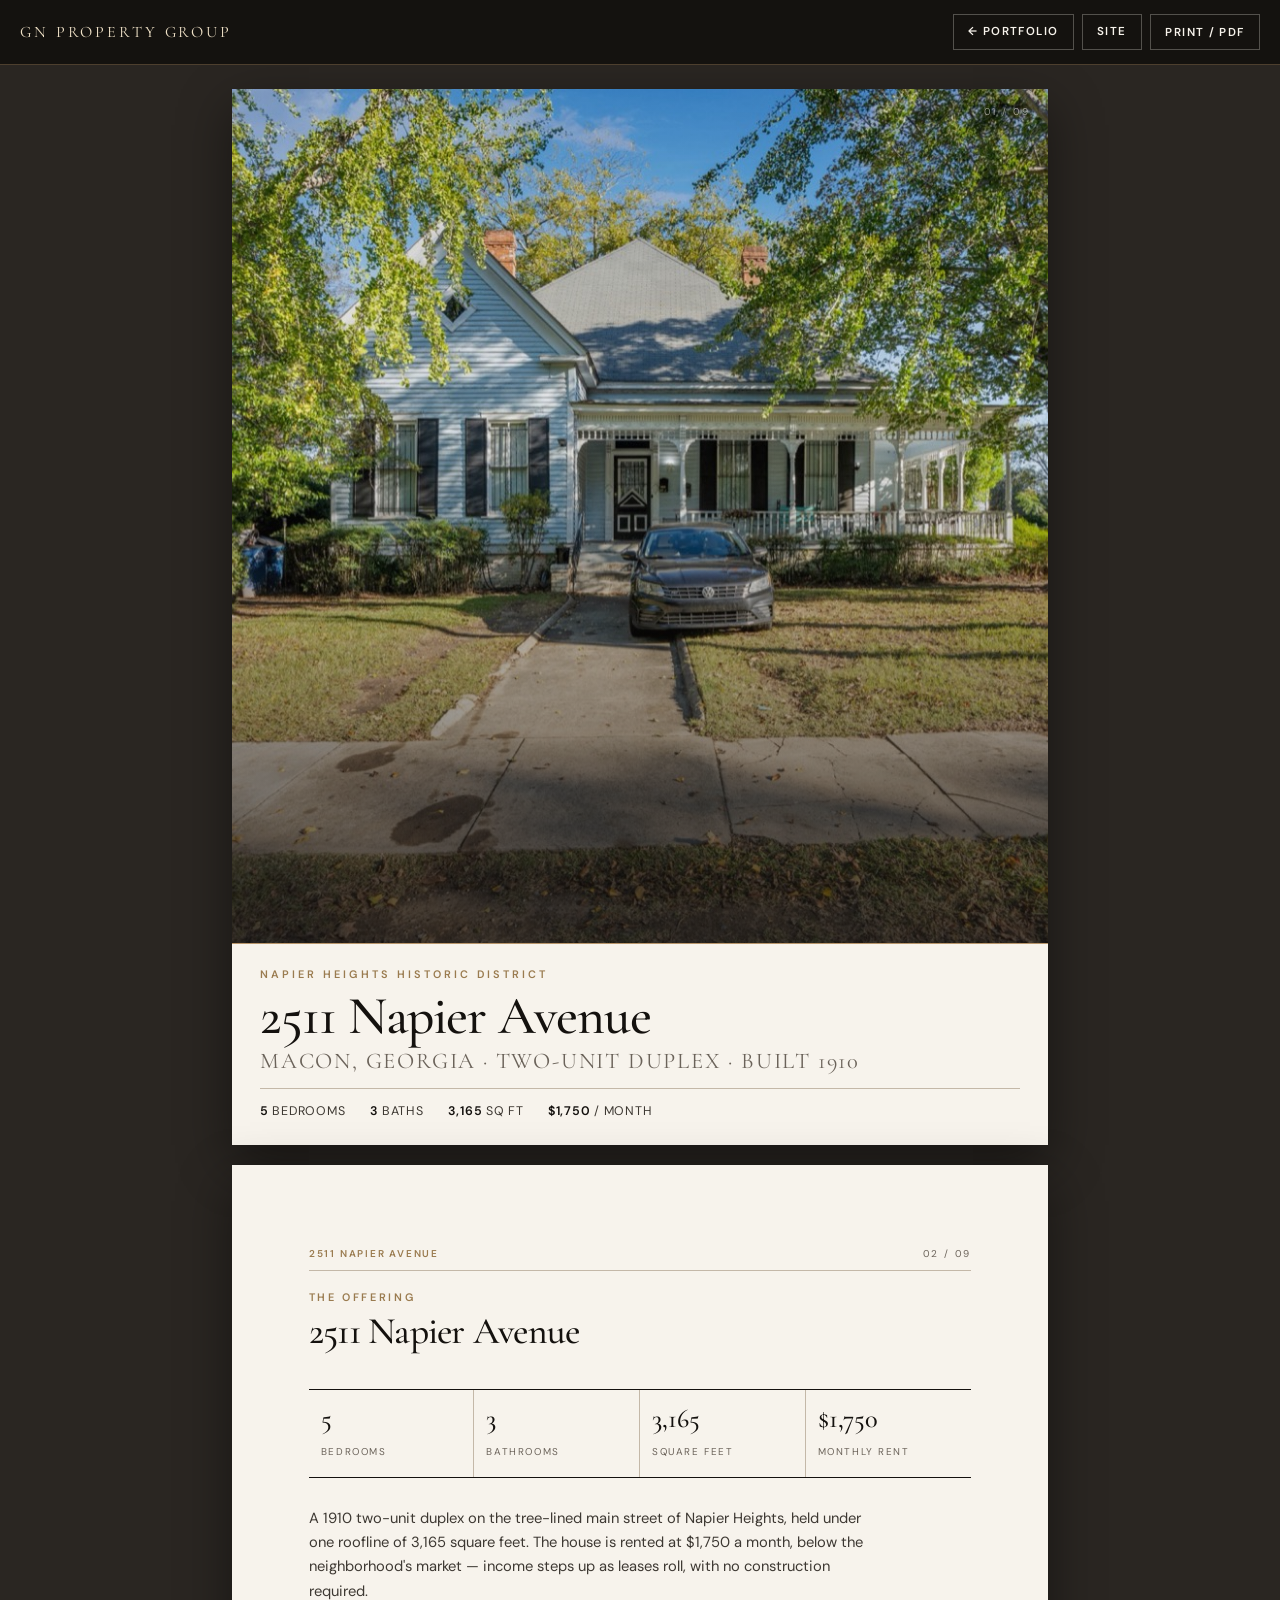
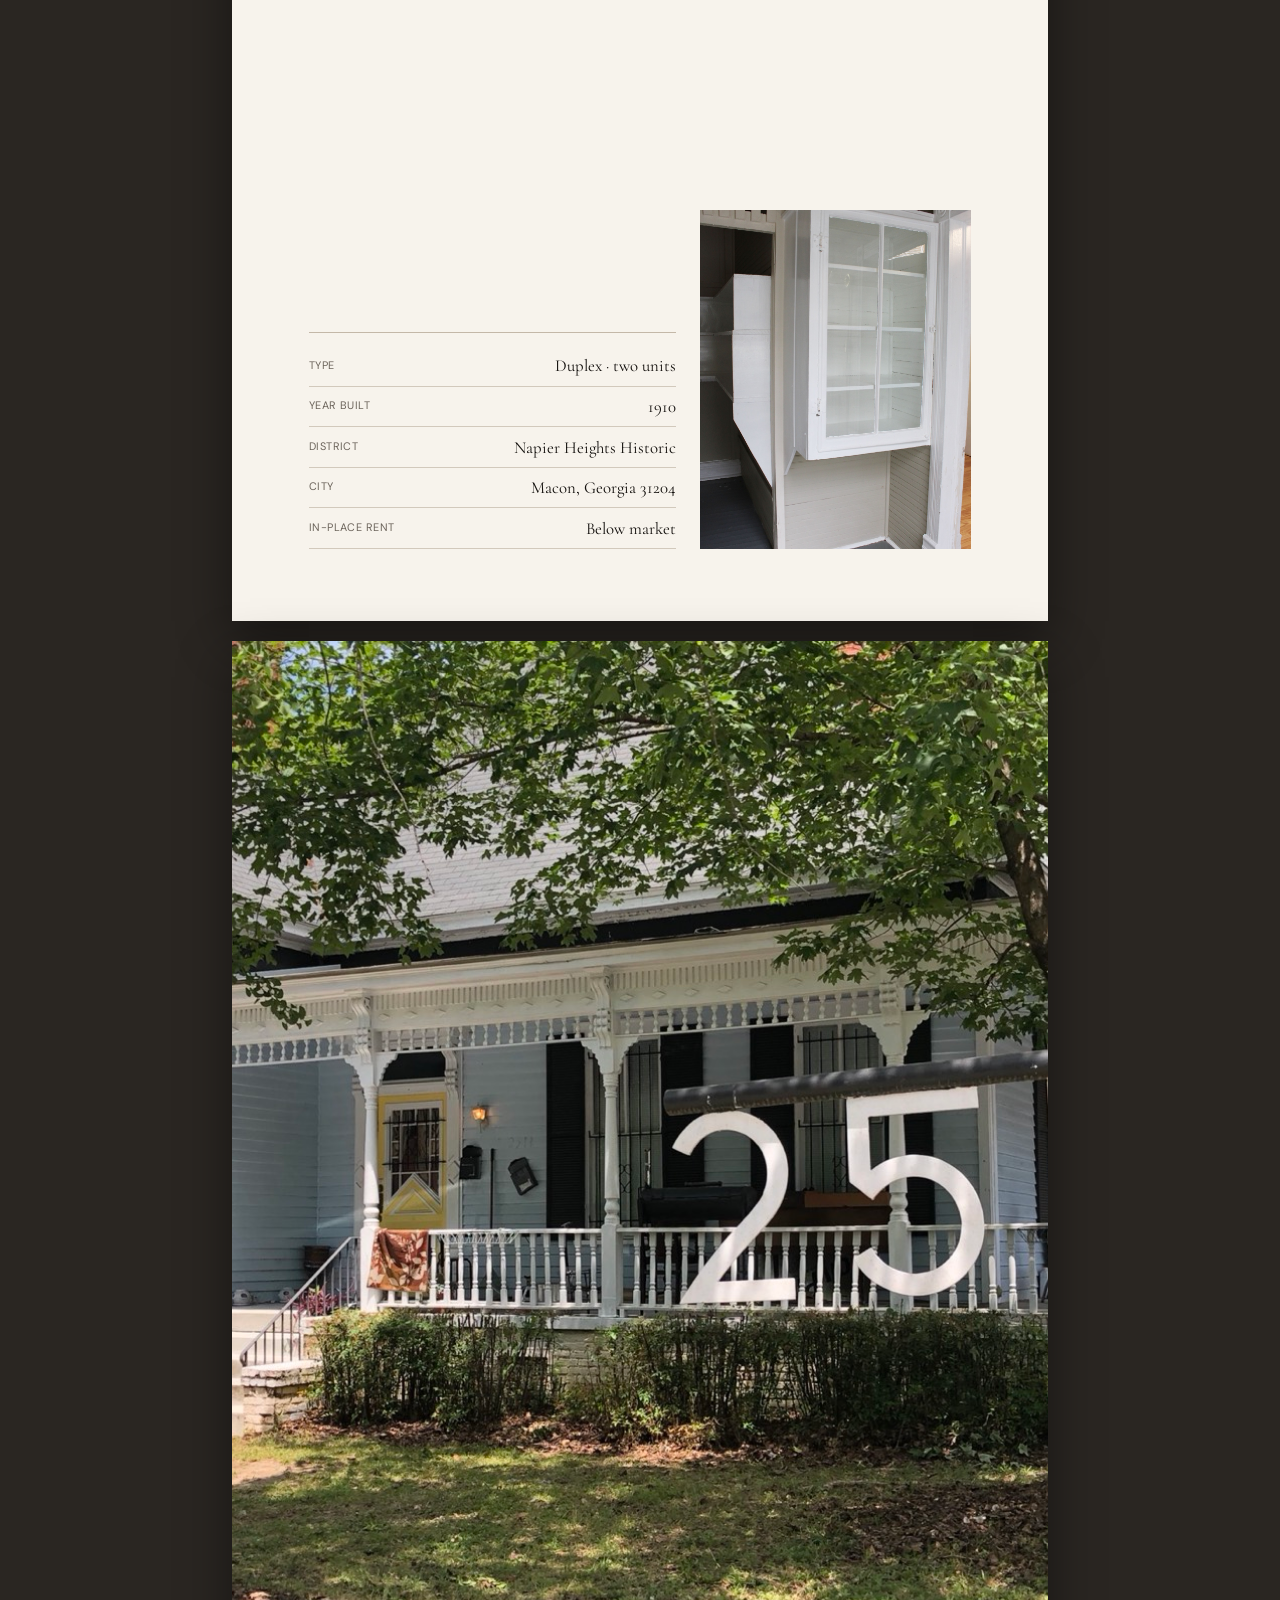
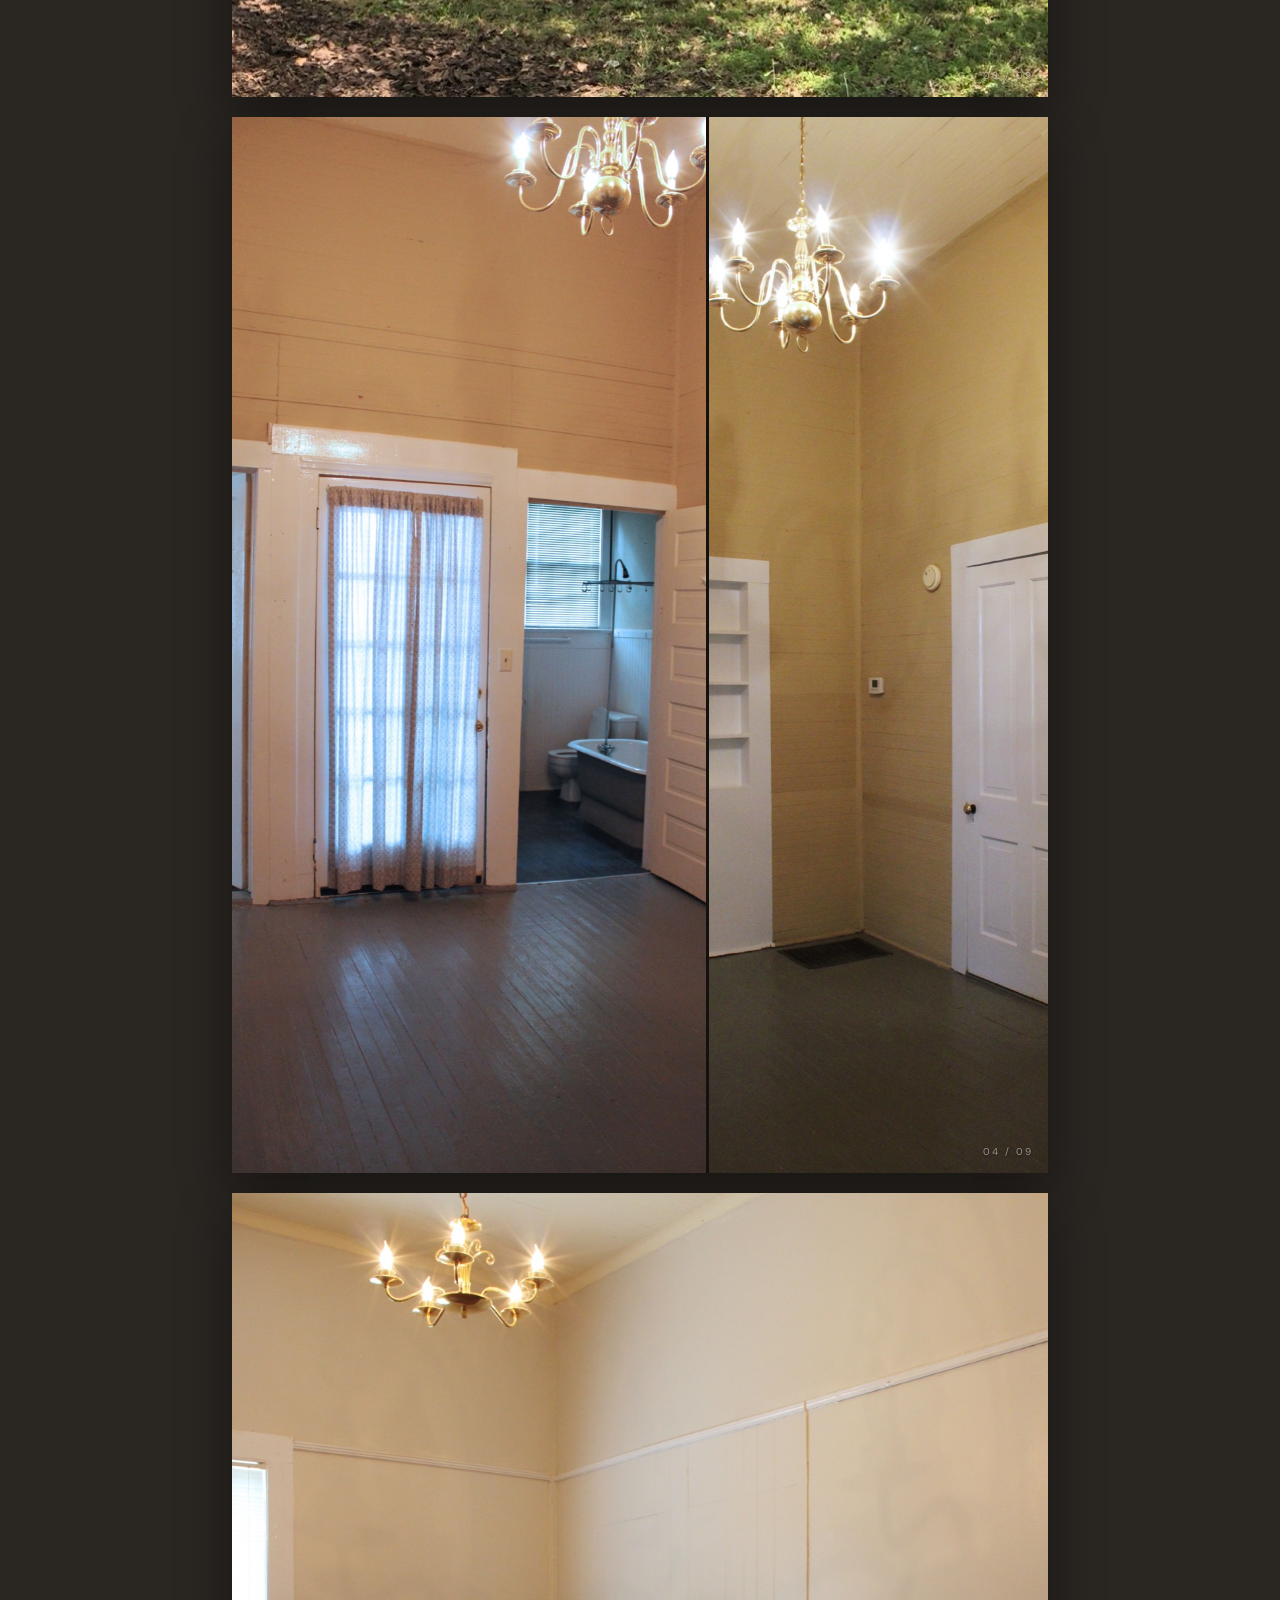
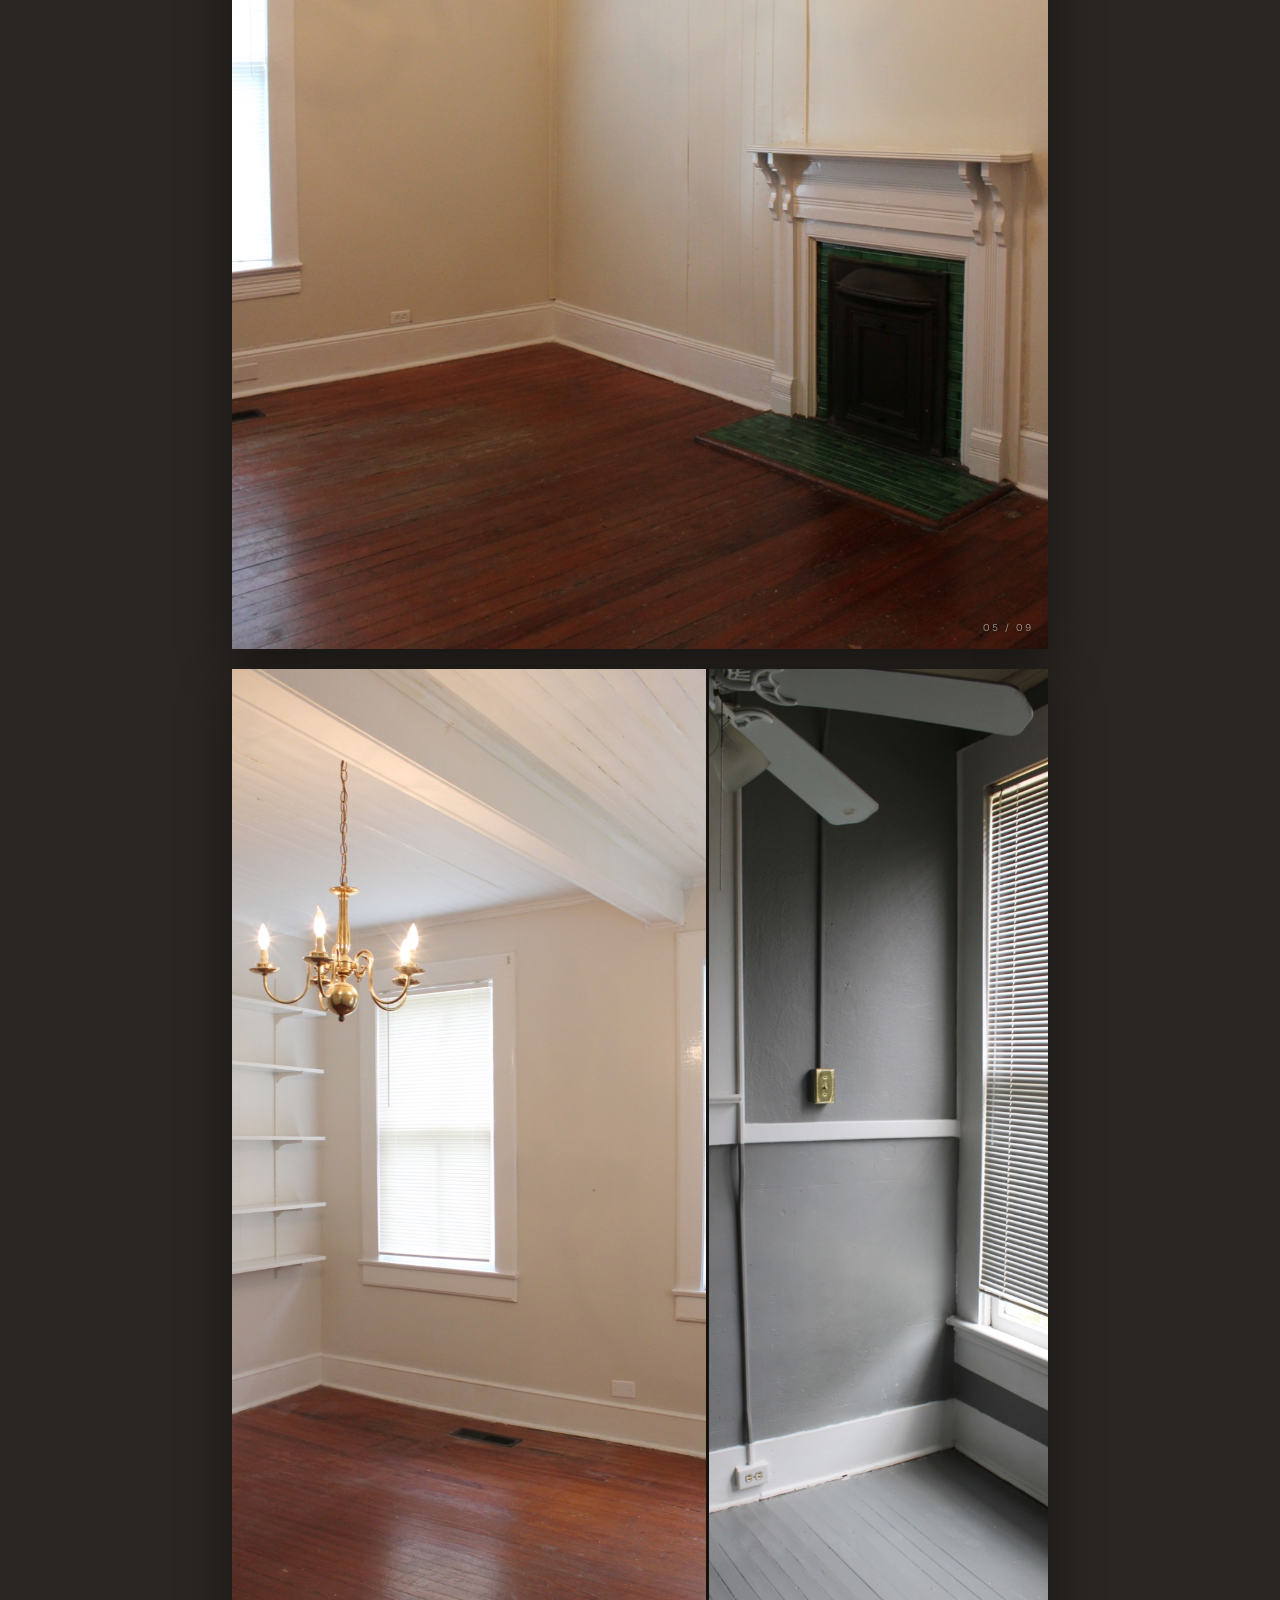
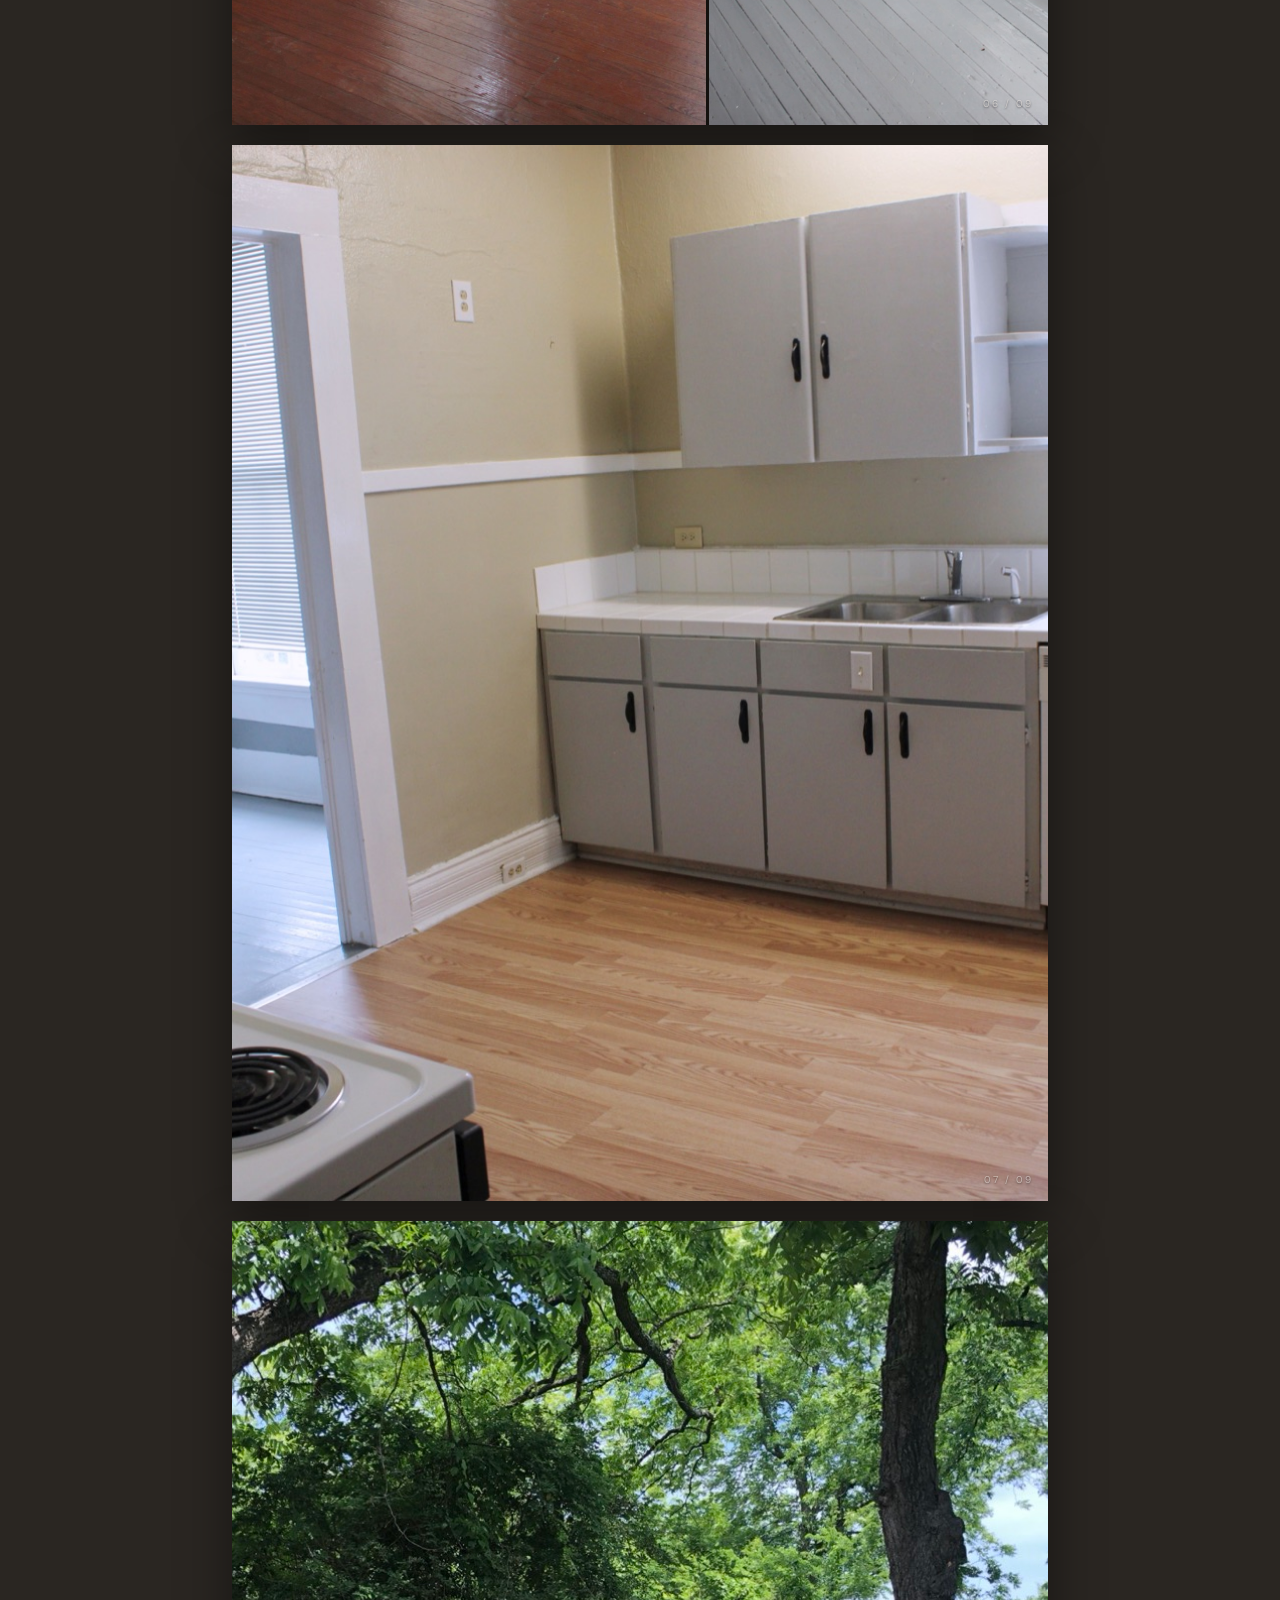
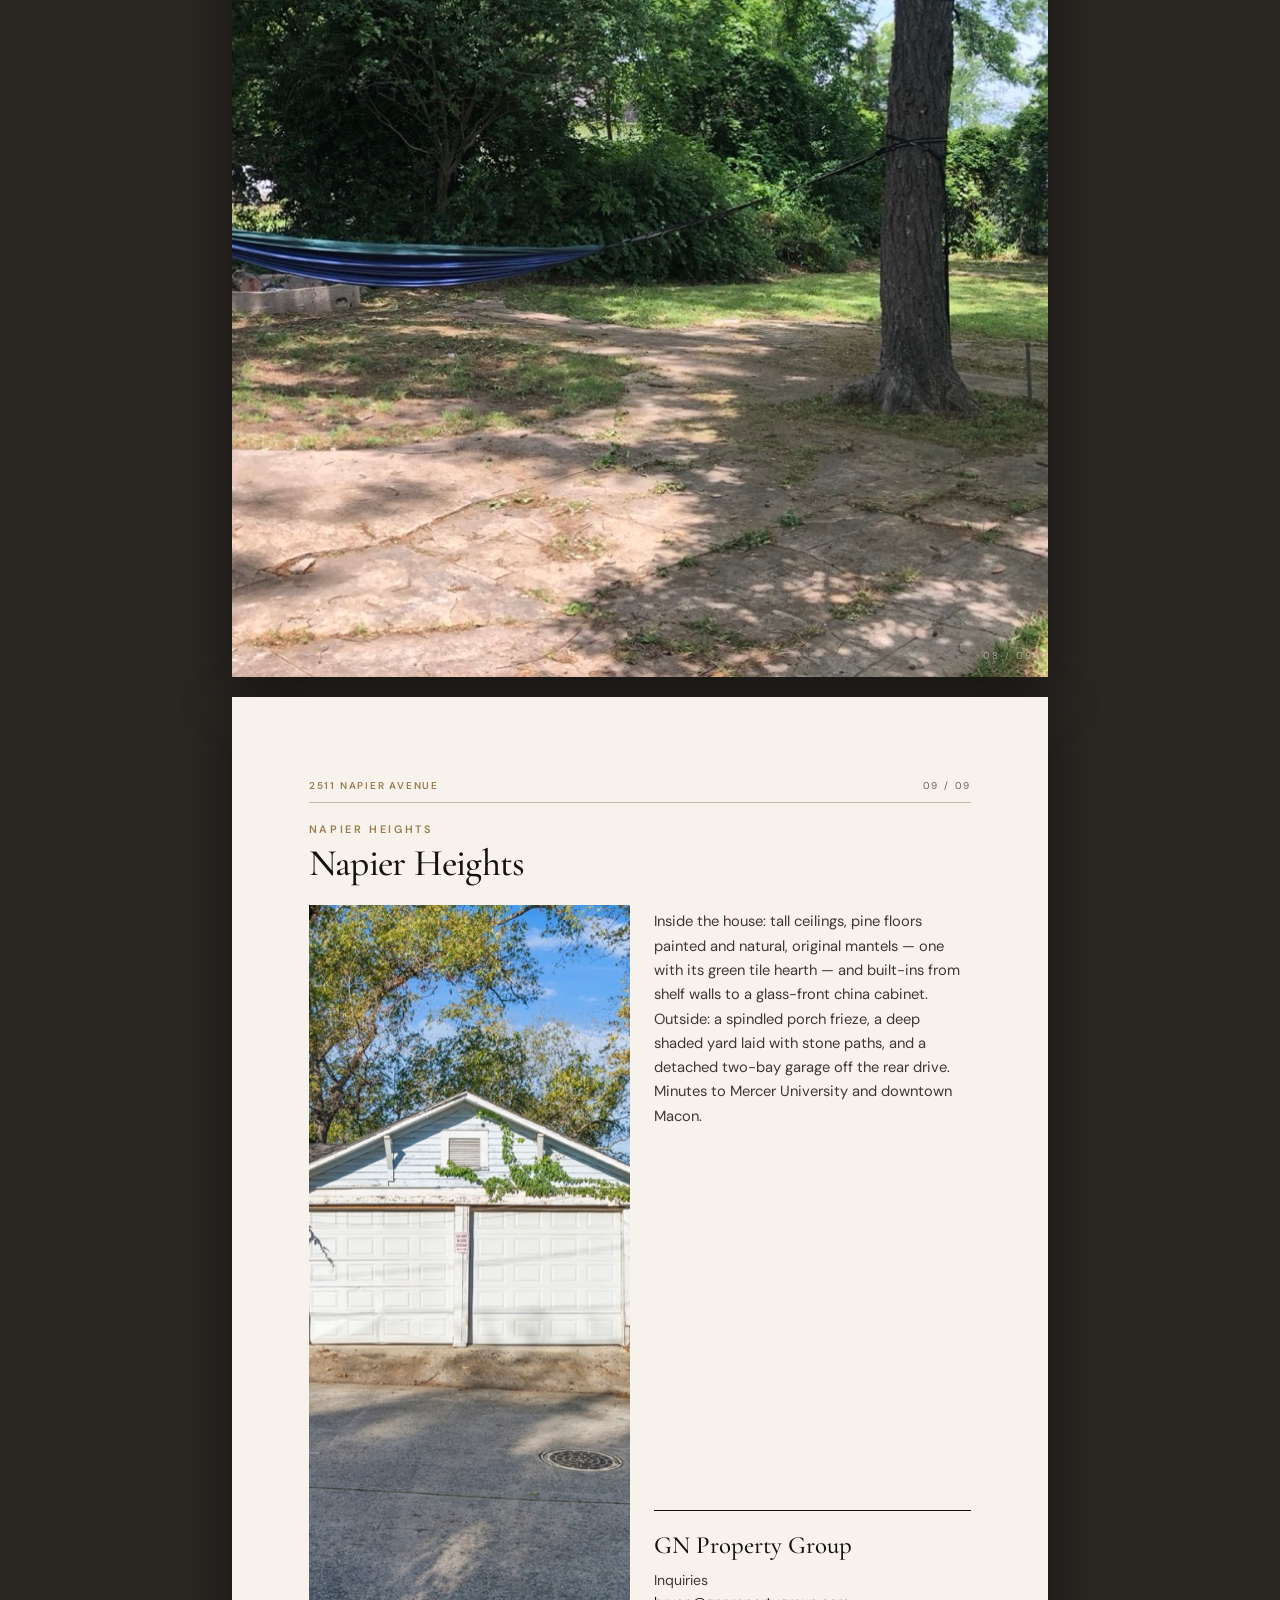
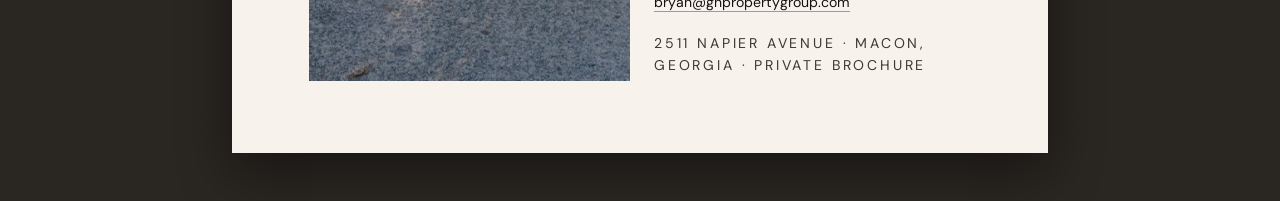
<file: flyers/2511-napier.html>
<!DOCTYPE html>
<html lang="en">
<head>
    <meta charset="UTF-8">
    <meta name="viewport" content="width=device-width, initial-scale=1.0">
    <title>2511 Napier Avenue · 1910 Two-Unit Residence | Napier Heights, Macon GA</title>
    <meta name="description" content="Private brochure for 2511 Napier Avenue, Macon GA — 5-bed, 3-bath duplex built in 1910, 3,165 sq ft, renting below market at $1,750/month. Value-add holding in the Napier Heights Historic District.">
    <link rel="canonical" href="https://gnpropertygroup.com/flyers/2511-napier.html">
    <link rel="icon" type="image/svg+xml" href="../favicon.svg">
    <meta property="og:title" content="2511 Napier Avenue · 1910 Two-Unit Residence">
    <meta property="og:description" content="A 1910 duplex of 3,165 sq ft — five bedrooms, three baths — renting below market today. Documented organic upside.">
    <meta property="og:type" content="website">
    <meta property="og:url" content="https://gnpropertygroup.com/flyers/2511-napier.html">
    <meta property="og:site_name" content="GN Property Group">
    <meta property="og:image" content="https://gnpropertygroup.com/images/2511-napier/2511%20Napier%20Ave.jpg">
    <meta property="og:image:alt" content="Front facade of 2511 Napier Avenue, Macon, Georgia">
    <meta name="twitter:card" content="summary_large_image">
    <meta name="twitter:title" content="2511 Napier Avenue · Napier Heights · Macon">
    <meta name="twitter:image" content="https://gnpropertygroup.com/images/2511-napier/2511%20Napier%20Ave.jpg">
    <script type="application/ld+json">
    {
      "@context": "https://schema.org",
      "@type": "RealEstateListing",
      "name": "2511 Napier Avenue — 1910 Two-Unit Residence",
      "url": "https://gnpropertygroup.com/flyers/2511-napier.html",
      "image": "https://gnpropertygroup.com/images/2511-napier/2511%20Napier%20Ave.jpg",
      "datePosted": "2026-08-02",
      "about": {
        "@type": "House",
        "name": "2511 Napier Avenue",
        "address": {
          "@type": "PostalAddress",
          "streetAddress": "2511 Napier Ave",
          "addressLocality": "Macon",
          "addressRegion": "GA",
          "postalCode": "31204",
          "addressCountry": "US"
        },
        "numberOfBedrooms": 5,
        "numberOfBathroomsTotal": 3,
        "floorSize": { "@type": "QuantitativeValue", "value": 3165, "unitCode": "FTK" },
        "yearBuilt": 1910,
        "image": "https://gnpropertygroup.com/images/2511-napier/2511%20Napier%20Ave.jpg"
      },
      "provider": {
        "@type": "RealEstateAgent",
        "name": "GN Property Group",
        "email": "bryan@gnpropertygroup.com",
        "url": "https://gnpropertygroup.com/"
      }
    }
    </script>
    <script type="application/ld+json">
    {
      "@context": "https://schema.org",
      "@type": "BreadcrumbList",
      "itemListElement": [
        { "@type": "ListItem", "position": 1, "name": "Napier Properties", "item": "https://gnpropertygroup.com/" },
        { "@type": "ListItem", "position": 2, "name": "Portfolio", "item": "https://gnpropertygroup.com/portfolio.html" },
        { "@type": "ListItem", "position": 3, "name": "2511 Napier Avenue" }
      ]
    }
    </script>
    <link rel="preconnect" href="https://fonts.googleapis.com">
    <link rel="preconnect" href="https://fonts.gstatic.com" crossorigin>
    <link href="https://fonts.googleapis.com/css2?family=Cormorant+Garamond:ital,wght@0,400;0,500;0,600;1,400&family=DM+Sans:wght@400;500;600&display=swap" rel="stylesheet">
    <style>
        /* ============================================================
           2511 Napier Ave — multipage property brochure
           Editorial luxury. Print letter. Not a one-page Canva card.
           ============================================================ */
        :root {
            --ink: #14110e;
            --ink-soft: #3d3832;
            --muted: #6b635a;
            --rule: #c4b8a8;
            --paper: #f7f3ec;
            --paper-deep: #efe8dc;
            --gold: #9a7b4f;
            --gold-line: #b8956a;
            --white: #fdfbf7;
            --serif: "Cormorant Garamond", Georgia, "Times New Roman", serif;
            --sans: "DM Sans", system-ui, sans-serif;
            --page-w: 8.5in;
            --page-h: 11in;
        }

        * { box-sizing: border-box; margin: 0; padding: 0; }

        html { background: #2a2622; }

        body {
            font-family: var(--sans);
            color: var(--ink);
            background: #2a2622;
            line-height: 1.5;
            -webkit-font-smoothing: antialiased;
        }

        img {
            display: block;
            width: 100%;
            height: 100%;
            object-fit: cover;
            object-position: center center;
        }

        /* Screen chrome */
        .toolbar {
            position: sticky;
            top: 0;
            z-index: 50;
            display: flex;
            justify-content: space-between;
            align-items: center;
            gap: 1rem;
            flex-wrap: wrap;
            padding: 0.85rem 1.25rem;
            background: rgba(20, 17, 14, 0.94);
            border-bottom: 1px solid rgba(184, 149, 106, 0.35);
            color: var(--paper);
        }

        .toolbar a,
        .toolbar button {
            font-family: var(--sans);
            font-size: 0.72rem;
            font-weight: 600;
            letter-spacing: 0.12em;
            text-transform: uppercase;
            color: var(--paper);
            background: transparent;
            border: 1px solid rgba(247, 243, 236, 0.28);
            padding: 0.55rem 0.9rem;
            text-decoration: none;
            cursor: pointer;
        }

        .toolbar a:hover,
        .toolbar button:hover {
            border-color: var(--gold-line);
            color: #f0e2c8;
        }

        .toolbar .brand {
            font-family: var(--serif);
            font-size: 1rem;
            letter-spacing: 0.18em;
            text-transform: uppercase;
            color: #f0e2c8;
            border: none;
            padding: 0;
        }

        .stack {
            max-width: calc(var(--page-w) + 2rem);
            margin: 0 auto;
            padding: 1.5rem 1rem 3rem;
            display: flex;
            flex-direction: column;
            gap: 1.25rem;
        }

        /* One letter-size sheet */
        .sheet {
            width: 100%;
            max-width: var(--page-w);
            min-height: var(--page-h);
            margin: 0 auto;
            background: var(--paper);
            color: var(--ink);
            box-shadow: 0 18px 50px rgba(0, 0, 0, 0.45);
            position: relative;
            overflow: hidden;
            page-break-after: always;
            break-after: page;
        }

        /* ---------- PAGE 1 · COVER ---------- */
        .cover {
            display: grid;
            grid-template-rows: 1fr auto;
            min-height: var(--page-h);
            background: var(--ink);
        }

        .cover-hero {
            position: relative;
            min-height: 7.6in;
        }

        .cover-hero::after {
            content: "";
            position: absolute;
            inset: 0;
            background:
                linear-gradient(180deg, rgba(20, 17, 14, 0.15) 0%, rgba(20, 17, 14, 0.05) 40%, rgba(20, 17, 14, 0.72) 100%);
            pointer-events: none;
        }

        .cover-plate {
            background: var(--paper);
            padding: 1.35rem 1.75rem 1.5rem;
            border-top: 1px solid var(--gold-line);
        }

        .cover-kicker {
            font-size: 0.68rem;
            font-weight: 600;
            letter-spacing: 0.28em;
            text-transform: uppercase;
            color: var(--gold);
            margin-bottom: 0.55rem;
        }

        .cover-plate h1 {
            font-family: var(--serif);
            font-weight: 500;
            font-size: clamp(2.4rem, 5vw, 3.35rem);
            line-height: 0.95;
            letter-spacing: -0.02em;
            color: var(--ink);
        }

        .cover-plate h1 span {
            display: block;
            font-size: 0.42em;
            font-weight: 400;
            letter-spacing: 0.08em;
            text-transform: uppercase;
            color: var(--muted);
            margin-top: 0.55rem;
        }

        .cover-meta {
            margin-top: 1rem;
            display: flex;
            flex-wrap: wrap;
            gap: 0.65rem 1.5rem;
            font-size: 0.78rem;
            letter-spacing: 0.06em;
            text-transform: uppercase;
            color: var(--ink-soft);
            border-top: 1px solid var(--rule);
            padding-top: 0.85rem;
        }

        .cover-meta strong { color: var(--ink); font-weight: 600; }

        .page-mark {
            position: absolute;
            bottom: 0.85rem;
            right: 0.95rem;
            font-size: 0.62rem;
            letter-spacing: 0.2em;
            text-transform: uppercase;
            color: var(--muted);
            z-index: 2;
        }

        .cover .page-mark {
            color: rgba(247, 243, 236, 0.55);
            top: 1rem;
            bottom: auto;
            right: 1.1rem;
            text-shadow: 0 1px 2px rgba(0,0,0,0.4);
        }

        /* ---------- INTERIOR PAGES ---------- */
        .interior {
            padding: 0.85in 0.8in 0.75in;
            min-height: var(--page-h);
            display: flex;
            flex-direction: column;
        }

        .running {
            display: flex;
            justify-content: space-between;
            align-items: baseline;
            font-size: 0.62rem;
            letter-spacing: 0.18em;
            text-transform: uppercase;
            color: var(--muted);
            border-bottom: 1px solid var(--rule);
            padding-bottom: 0.55rem;
            margin-bottom: 1.1rem;
        }

        .running strong { color: var(--gold); font-weight: 600; }

        .eyebrow {
            font-size: 0.68rem;
            font-weight: 600;
            letter-spacing: 0.24em;
            text-transform: uppercase;
            color: var(--gold);
            margin-bottom: 0.45rem;
        }

        h2 {
            font-family: var(--serif);
            font-weight: 500;
            font-size: 2.35rem;
            line-height: 1.05;
            letter-spacing: -0.02em;
            color: var(--ink);
            margin-bottom: 0.85rem;
        }

        .body-copy {
            font-size: 0.92rem;
            line-height: 1.65;
            color: var(--ink-soft);
            max-width: 58ch;
        }

        .spec-strip {
            display: grid;
            grid-template-columns: repeat(4, 1fr);
            gap: 0;
            margin: 1.5rem 0 1.75rem;
            border-top: 1px solid var(--ink);
            border-bottom: 1px solid var(--ink);
        }
        .spec { padding: 0.95rem 0.75rem; border-right: 1px solid var(--rule); }
        .spec:last-child { border-right: none; }
        .spec b {
            display: block;
            font-family: var(--serif);
            font-size: 1.65rem;
            font-weight: 500;
            line-height: 1;
            color: var(--ink);
            margin-bottom: 0.35rem;
        }
        .spec span {
            font-size: 0.62rem;
            letter-spacing: 0.16em;
            text-transform: uppercase;
            color: var(--muted);
        }

        .two-col {
            display: grid;
            grid-template-columns: 1.15fr 0.85fr;
            gap: 1.5rem;
            margin-top: auto;
            align-items: end;
        }
        .facts { list-style: none; border-top: 1px solid var(--rule); padding-top: 0.85rem; }
        .facts li {
            display: flex;
            justify-content: space-between;
            gap: 1rem;
            padding: 0.45rem 0;
            border-bottom: 1px solid color-mix(in srgb, var(--rule) 70%, transparent);
            font-size: 0.84rem;
        }
        .facts li span:first-child {
            color: var(--muted);
            letter-spacing: 0.04em;
            text-transform: uppercase;
            font-size: 0.68rem;
            padding-top: 0.2rem;
        }
        .facts li span:last-child {
            font-family: var(--serif);
            font-size: 1.05rem;
            color: var(--ink);
            text-align: right;
        }
        .inset-photo {
            aspect-ratio: 4 / 5;
            overflow: hidden;
            background: var(--paper-deep);
        }

        /* Full photo sheets — crop per frame */
        .frame {
            min-height: var(--page-h);
            background: #14110e;
            position: relative;
            overflow: hidden;
        }
        .frame img {
            position: absolute;
            inset: 0;
            width: 100%;
            height: 100%;
            object-fit: cover;
        }
        .frame .page-mark {
            color: rgba(247, 243, 236, 0.55);
            text-shadow: 0 1px 2px rgba(0,0,0,0.45);
        }

        /* 2511-specific crops (from viewing each shot) */
        .f-cover img { object-position: 50% 46%; }      /* gable, chimneys, walk centered */
        .f-numerals img { object-position: 50% 55%; }   /* 2511 rail sign + spindle frieze */
        .f-parlor img { object-position: 50% 45%; }     /* chandelier + clawfoot glimpse */
        .f-shelves img { object-position: 50% 42%; }    /* built-in wall + chandelier */
        .f-hearth img { object-position: 50% 55%; }     /* mantel + green tile hearth */
        .f-bed img { object-position: 50% 45%; }        /* shelf wall + two windows */
        .f-sunroom img { object-position: 55% 50%; }    /* window corner + fan */
        .f-kitchen img { object-position: 42% 50%; }    /* sink run into blue sunroom */
        .f-yard img { object-position: 50% 55%; }       /* hammock + stone paths */
        .f-garage img { object-position: 50% 55%; }     /* two-bay doors centered */

        .frame-pair {
            min-height: var(--page-h);
            display: grid;
            grid-template-columns: 1.4fr 1fr;
            gap: 0.2rem;
            background: #14110e;
            position: relative;
        }
        .frame-pair .pane {
            position: relative;
            overflow: hidden;
            min-height: var(--page-h);
        }
        .frame-pair .pane img {
            position: absolute;
            inset: 0;
            width: 100%;
            height: 100%;
            object-fit: cover;
        }
        .frame-pair .page-mark {
            position: absolute;
            z-index: 2;
            bottom: 0.85rem;
            right: 0.95rem;
            color: rgba(247, 243, 236, 0.55);
            text-shadow: 0 1px 2px rgba(0,0,0,0.45);
        }

        .close-grid {
            display: grid;
            grid-template-columns: 1fr 1fr;
            gap: 1.25rem;
            margin-top: 0.5rem;
            flex: 1;
        }
        .close-grid .portrait {
            min-height: 5.5in;
            overflow: hidden;
            background: var(--paper-deep);
        }
        .close-copy {
            display: flex;
            flex-direction: column;
            justify-content: space-between;
            padding: 0.25rem 0 0.25rem 0.25rem;
        }
        .contact-block {
            border-top: 1px solid var(--ink);
            padding-top: 1rem;
            margin-top: 1.5rem;
        }
        .contact-block h3 {
            font-family: var(--serif);
            font-weight: 500;
            font-size: 1.55rem;
            margin-bottom: 0.35rem;
        }
        .contact-block p { font-size: 0.88rem; color: var(--ink-soft); line-height: 1.55; }
        .contact-block a {
            color: var(--ink);
            text-decoration: none;
            border-bottom: 1px solid var(--gold-line);
        }
        .sign-off {
            margin-top: 1.25rem;
            font-size: 0.62rem;
            letter-spacing: 0.2em;
            text-transform: uppercase;
            color: var(--muted);
        }

        @media (max-width: 720px) {
            .sheet { min-height: auto; }
            .cover-hero { min-height: 58vh; }
            .spec-strip { grid-template-columns: 1fr 1fr; }
            .spec:nth-child(2) { border-right: none; }
            .spec:nth-child(1), .spec:nth-child(2) { border-bottom: 1px solid var(--rule); }
            .two-col, .close-grid, .frame-pair { grid-template-columns: 1fr; }
            .frame-pair .pane { min-height: 50vh; }
            .frame { min-height: 70vh; }
            .interior { padding: 1.25rem 1.1rem 1.5rem; }
        }
        @media print {
            html, body { background: #fff !important; }
            .toolbar { display: none !important; }
            .stack { max-width: none; padding: 0; gap: 0; }
            .sheet {
                max-width: none;
                width: 100%;
                min-height: 100vh;
                box-shadow: none;
                margin: 0;
            }
            .cover-hero { min-height: 72vh; }
            .frame, .frame-pair, .frame-pair .pane { min-height: 100vh; }
            @page { size: letter; margin: 0; }
        }
    </style>
    <link rel="stylesheet" href="../css/mobile-app.css">
    <meta name="theme-color" content="#14110e">
    <style>@view-transition { navigation: auto; }</style>
</head>
<body class="has-inquire">

    <div class="toolbar">
        <span class="brand">GN Property Group</span>
        <div style="display:flex; gap:0.5rem; flex-wrap:wrap;">
            <a href="../portfolio.html">← Portfolio</a>
            <a href="../index.html">Site</a>
            <button type="button" onclick="window.print()">Print / PDF</button>
        </div>
    </div>

    <div class="stack">

        <!-- 01 COVER · front elevation in afternoon light -->
        <section class="sheet cover">
            <div class="cover-hero f-cover">
                <img src="../images/2511-napier/2511 Napier Ave.jpg" alt="" style="view-transition-name: showing-photo;">
                <span class="page-mark">01 / 09</span>
            </div>
            <div class="cover-plate">
                <p class="cover-kicker">Napier Heights Historic District</p>
                <h1>
                    2511 Napier Avenue
                    <span>Macon, Georgia · Two-unit duplex · Built 1910</span>
                </h1>
                <div class="cover-meta">
                    <span><strong>5</strong> bedrooms</span>
                    <span><strong>3</strong> baths</span>
                    <span><strong>3,165</strong> sq ft</span>
                    <span><strong>$1,750</strong> / month</span>
                </div>
            </div>
        </section>

        <!-- 02 THE OFFERING · specs + china-cabinet inset -->
        <section class="sheet interior">
            <div class="running">
                <span><strong>2511 Napier Avenue</strong></span>
                <span>02 / 09</span>
            </div>
            <p class="eyebrow">The offering</p>
            <h2>2511 Napier Avenue</h2>
            <div class="spec-strip">
                <div class="spec"><b>5</b><span>Bedrooms</span></div>
                <div class="spec"><b>3</b><span>Bathrooms</span></div>
                <div class="spec"><b>3,165</b><span>Square feet</span></div>
                <div class="spec"><b>$1,750</b><span>Monthly rent</span></div>
            </div>
            <p class="body-copy">
                A 1910 two-unit duplex on the tree-lined main street of Napier
                Heights, held under one roofline of 3,165 square feet. The house
                is rented at $1,750 a month, below the neighborhood's market —
                income steps up as leases roll, with no construction required.
            </p>
            <div class="two-col">
                <ul class="facts">
                    <li><span>Type</span><span>Duplex · two units</span></li>
                    <li><span>Year built</span><span>1910</span></li>
                    <li><span>District</span><span>Napier Heights Historic</span></li>
                    <li><span>City</span><span>Macon, Georgia 31204</span></li>
                    <li><span>In-place rent</span><span>Below market</span></li>
                </ul>
                <div class="inset-photo">
                    <img src="../images/2511-napier/builtin.jpg" alt="" style="object-position:50% 45%;">
                </div>
            </div>
        </section>

        <!-- 03 porch frieze + the 2511 rail numerals -->
        <section class="sheet frame f-numerals">
            <img src="../images/2511-napier/2511napier.jpg" alt="">
            <span class="page-mark">03 / 09</span>
        </section>

        <!-- 04 twin parlors — tall plank walls, chandeliers -->
        <section class="sheet frame-pair">
            <div class="pane">
                <img src="../images/2511-napier/living.jpg" alt="" style="object-position:50% 45%;">
            </div>
            <div class="pane">
                <img src="../images/2511-napier/living2.jpg" alt="" style="object-position:50% 42%;">
            </div>
            <span class="page-mark">04 / 09</span>
        </section>

        <!-- 05 mantel with green tile hearth — full sheet -->
        <section class="sheet frame f-hearth">
            <img src="../images/2511-napier/bedroom2.jpg" alt="">
            <span class="page-mark">05 / 09</span>
        </section>

        <!-- 06 shelf-wall bedroom + gray sunroom -->
        <section class="sheet frame-pair">
            <div class="pane">
                <img src="../images/2511-napier/bedroom1.jpg" alt="" style="object-position:50% 45%;">
            </div>
            <div class="pane">
                <img src="../images/2511-napier/nook.jpg" alt="" style="object-position:55% 50%;">
            </div>
            <span class="page-mark">06 / 09</span>
        </section>

        <!-- 07 kitchen into the blue sunroom -->
        <section class="sheet frame f-kitchen">
            <img src="../images/2511-napier/kitchen.jpg" alt="">
            <span class="page-mark">07 / 09</span>
        </section>

        <!-- 08 shaded rear yard — stone paths, hammock trees -->
        <section class="sheet frame f-yard">
            <img src="../images/2511-napier/backyard.jpg" alt="">
            <span class="page-mark">08 / 09</span>
        </section>

        <!-- 09 CLOSE · garage + contact -->
        <section class="sheet interior">
            <div class="running">
                <span><strong>2511 Napier Avenue</strong></span>
                <span>09 / 09</span>
            </div>
            <p class="eyebrow">Napier Heights</p>
            <h2>Napier Heights</h2>
            <div class="close-grid">
                <div class="portrait f-garage">
                    <img src="../images/2511-napier/2511 garage.jpg" alt="" style="object-position:50% 55%;">
                </div>
                <div class="close-copy">
                    <div>
                        <p class="body-copy">
                            Inside the house: tall ceilings, pine floors painted and
                            natural, original mantels — one with its green tile
                            hearth — and built-ins from shelf walls to a glass-front
                            china cabinet. Outside: a spindled porch frieze, a deep
                            shaded yard laid with stone paths, and a detached
                            two-bay garage off the rear drive. Minutes to Mercer
                            University and downtown Macon.
                        </p>
                    </div>
                    <div class="contact-block">
                        <h3>GN Property Group</h3>
                        <p>
                            Inquiries<br>
                            <a href="mailto:bryan@gnpropertygroup.com">bryan@gnpropertygroup.com</a>
                        </p>
                        <p class="sign-off">2511 Napier Avenue · Macon, Georgia · Private brochure</p>
                    </div>
                </div>
            </div>
        </section>

    </div>


    <!-- Inquire (mobile only) -->
    <button type="button" class="inquire-pill" id="inquirePill" aria-expanded="false" aria-controls="inquireSheet">Inquire</button>
    <div class="inquire-scrim" id="inquireScrim"></div>
    <div class="inquire-sheet" id="inquireSheet" role="dialog" aria-label="Inquire about 2511 Napier Avenue">
        <div class="grab"></div>
        <h3>GN Property Group</h3>
        <p>Private inquiry for 2511 Napier Avenue. Direct to the owner — no brokers, no forms.</p>
        <div class="sheet-actions">
            <a href="mailto:bryan@gnpropertygroup.com?subject=Inquiry%20%C2%B7%202511%20Napier%20Avenue">Email the owner</a>
            <button type="button" onclick="window.print()">Print / Save as PDF</button>
            <a href="../portfolio.html">View the full portfolio</a>
        </div>
        <p class="sign-line">2511 Napier Avenue · Macon, Georgia</p>
    </div>
    <script src="../js/mobile-app.js"></script>
</body>
</html>
</file>
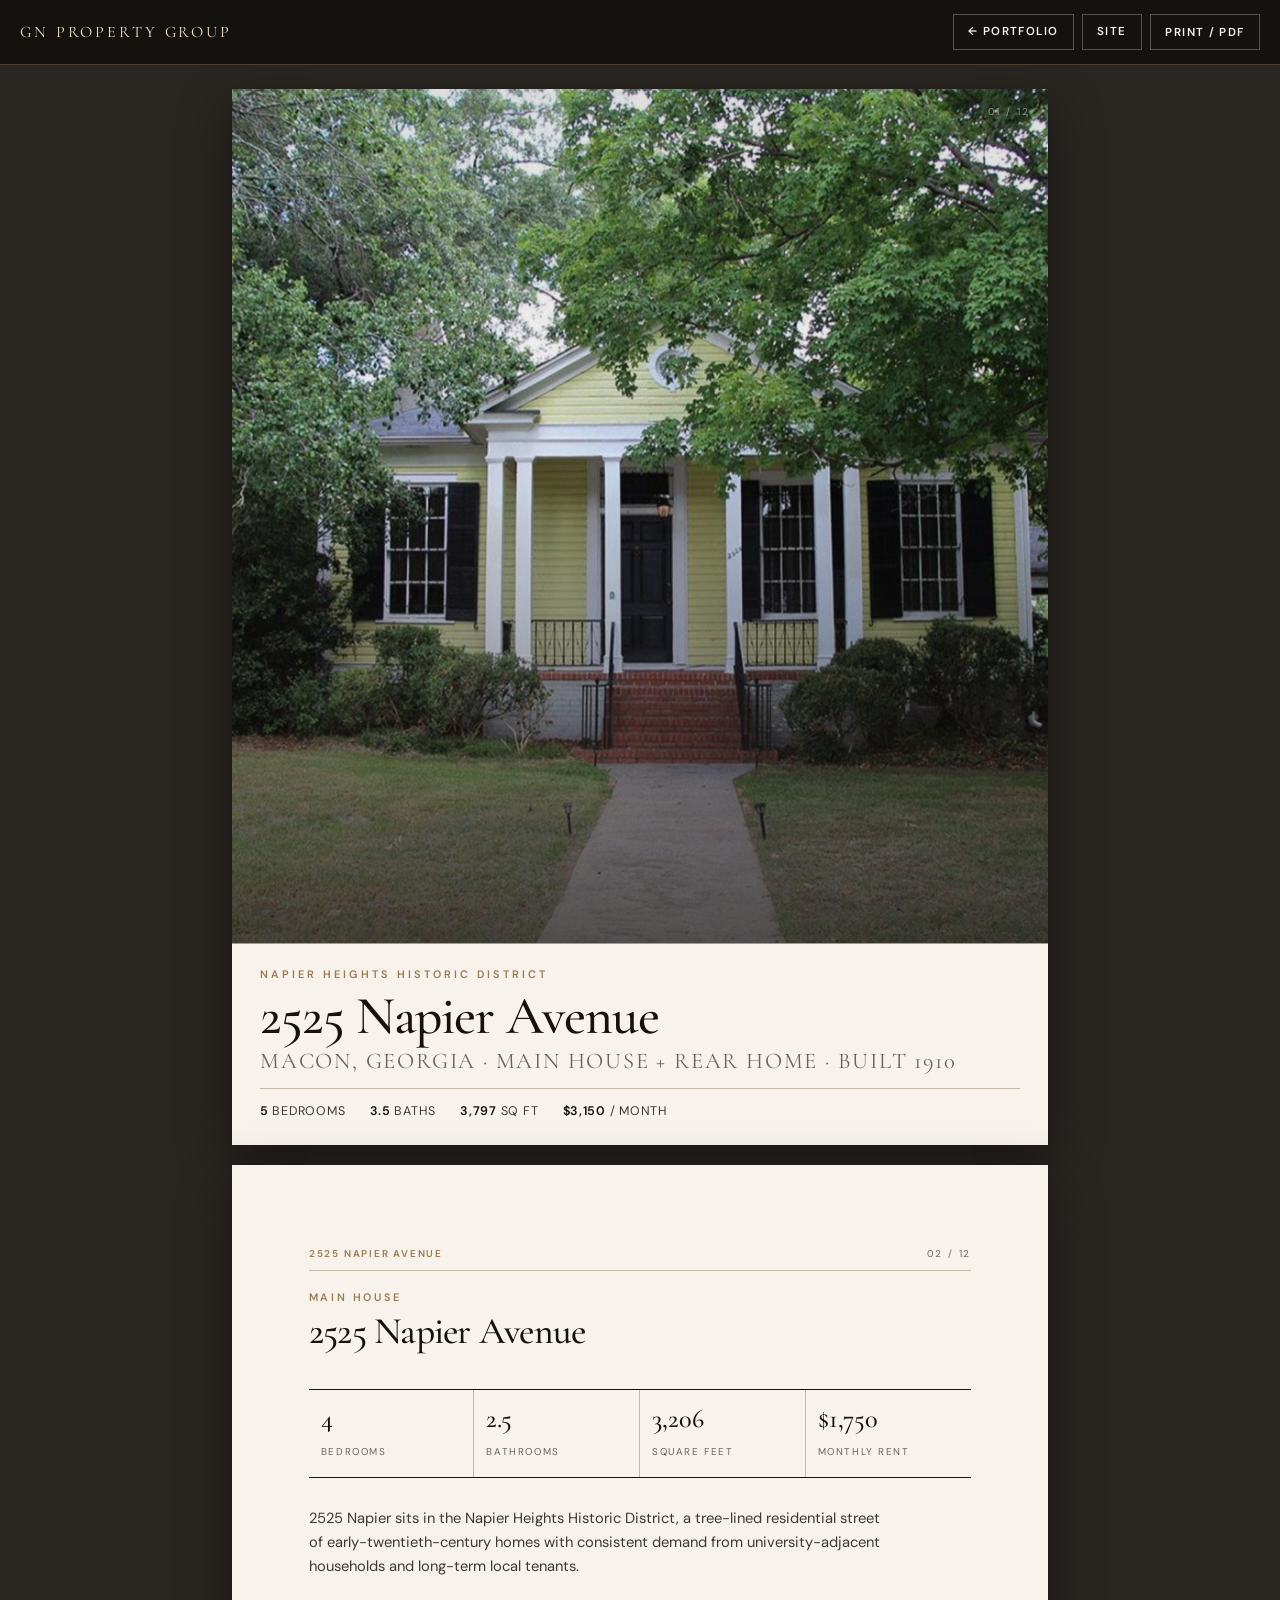
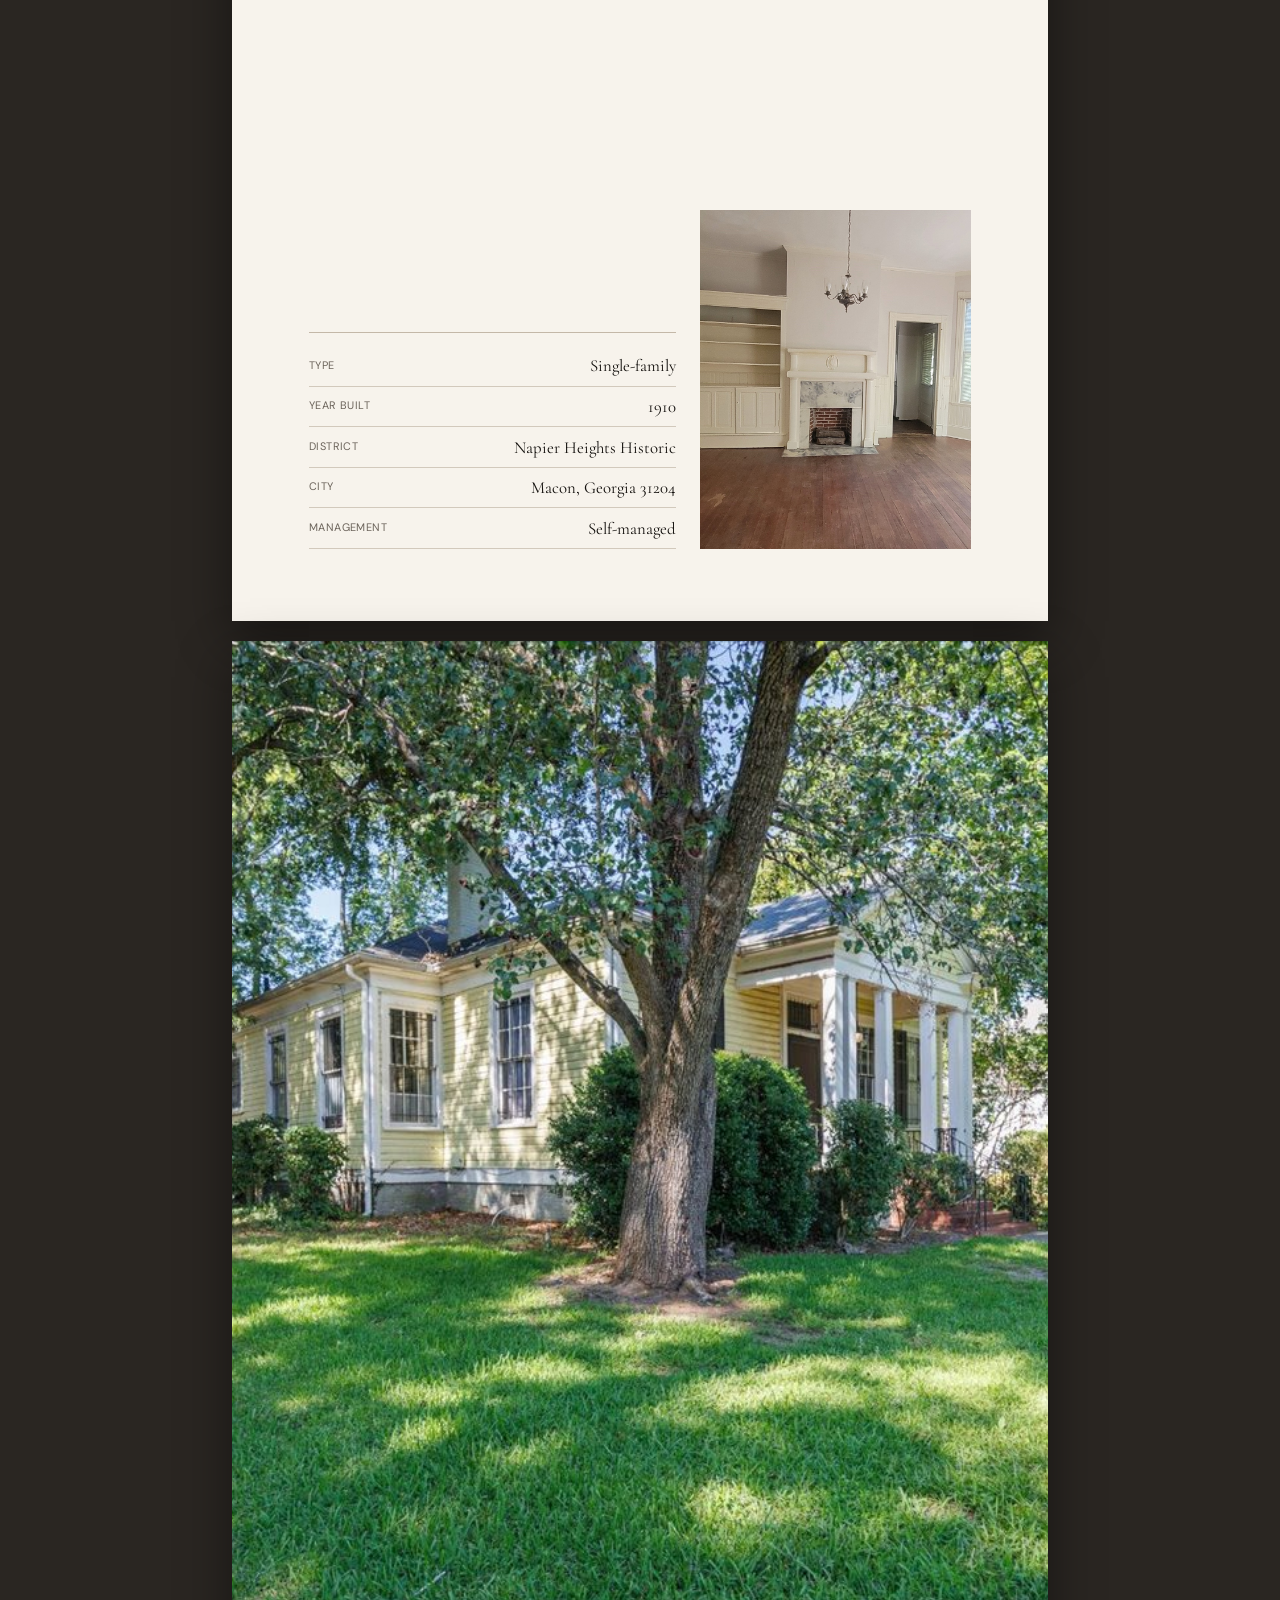
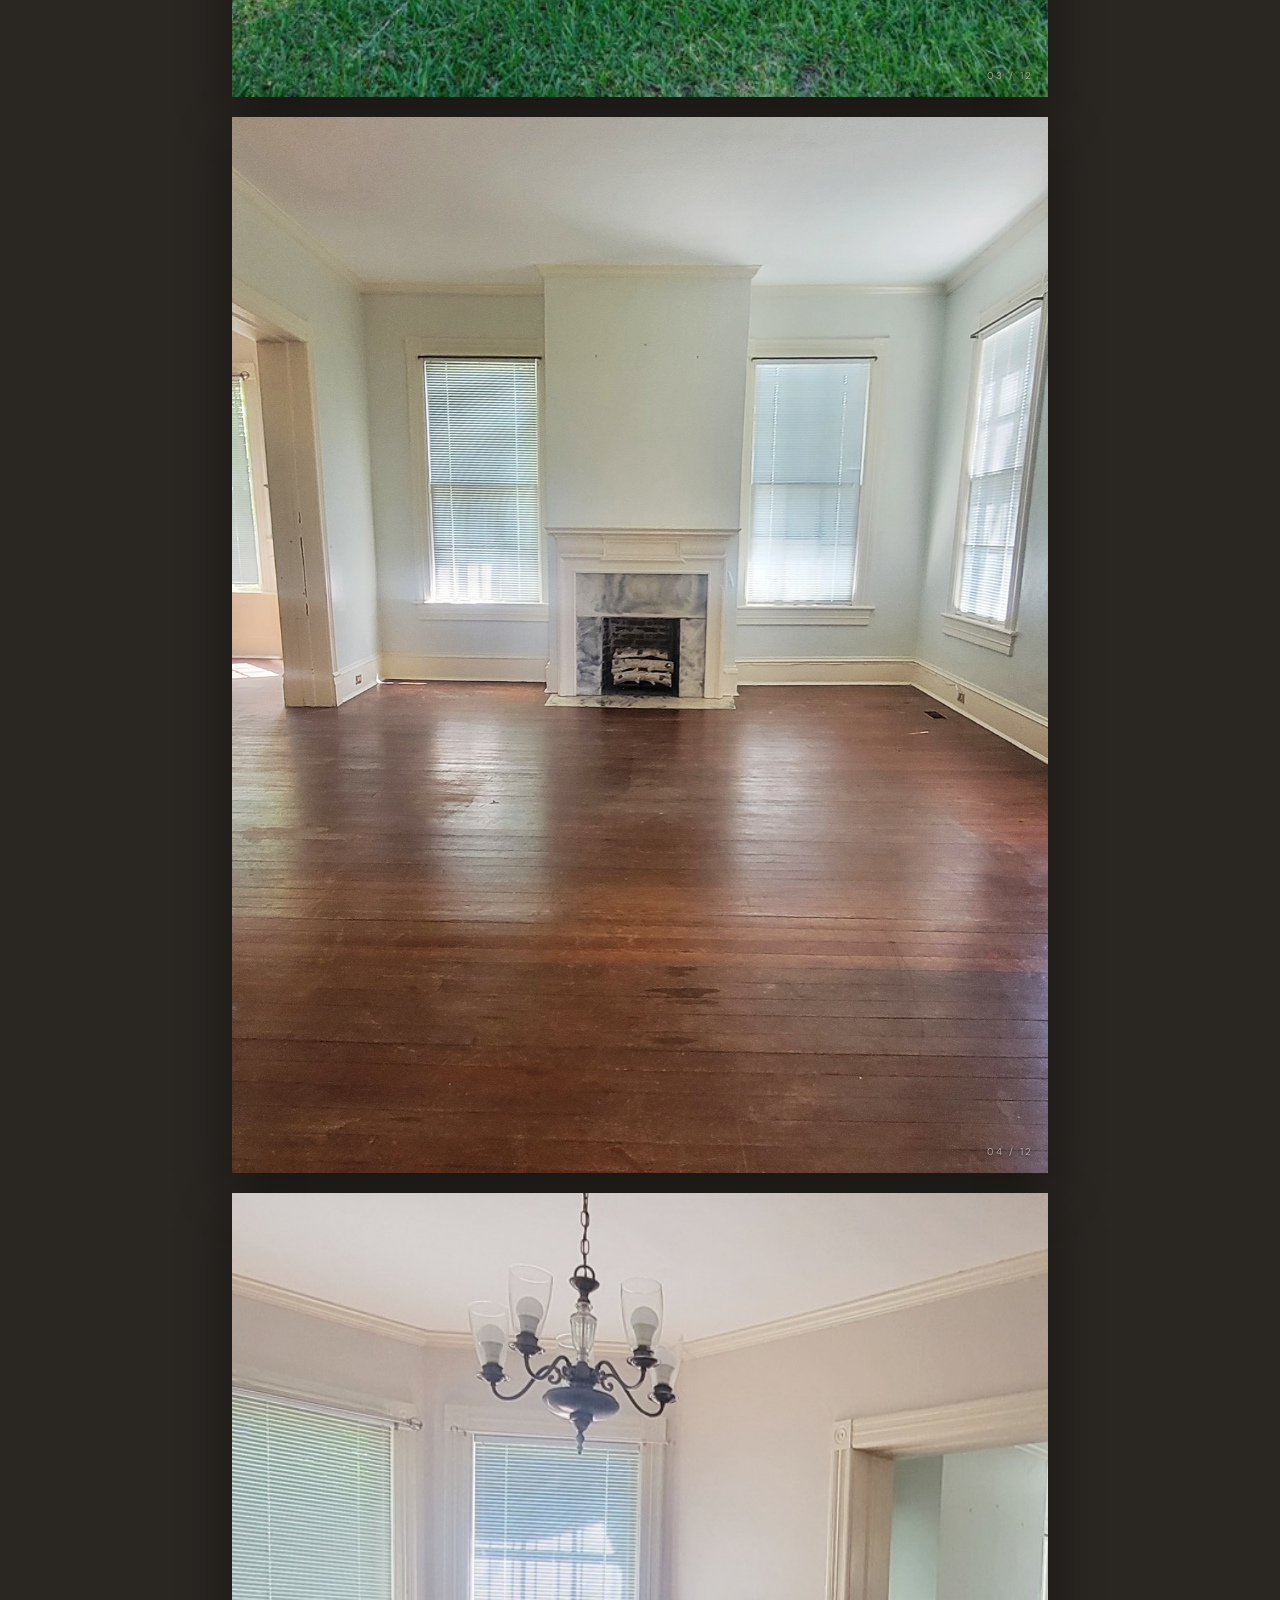
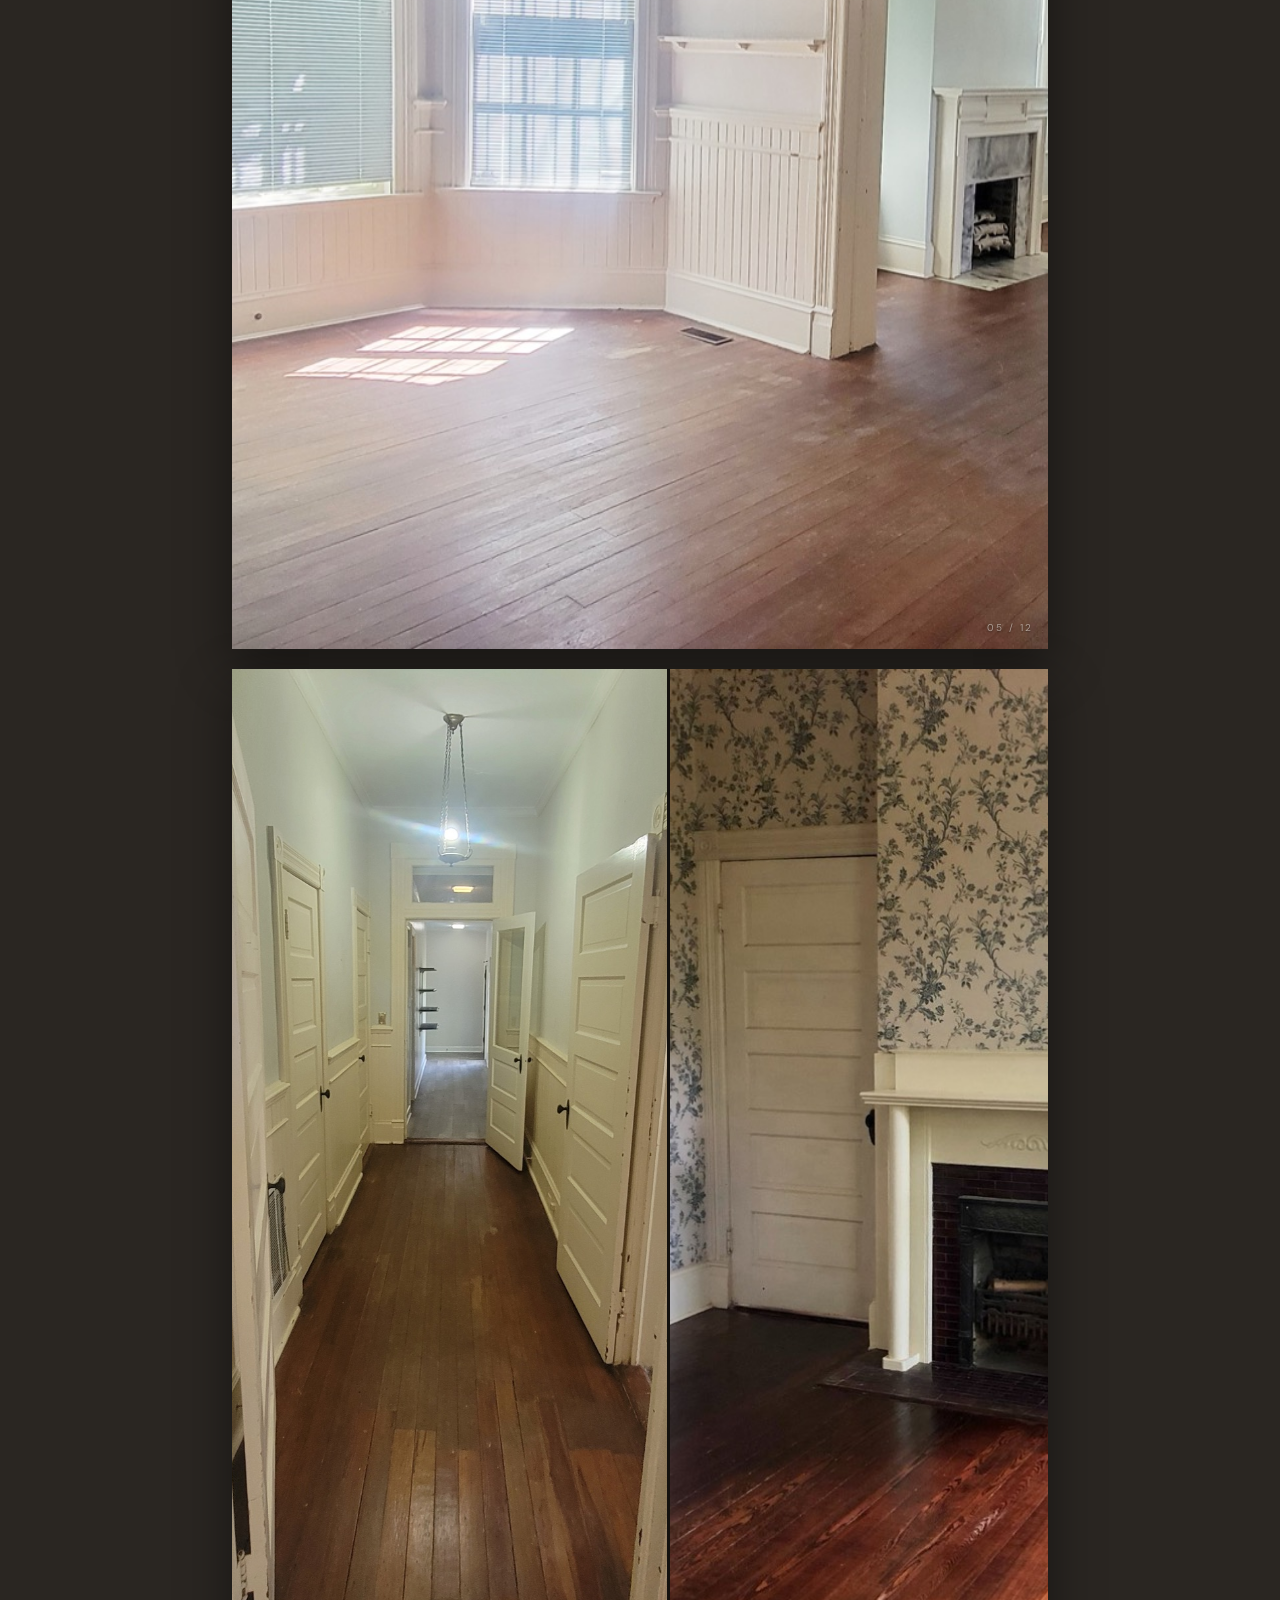
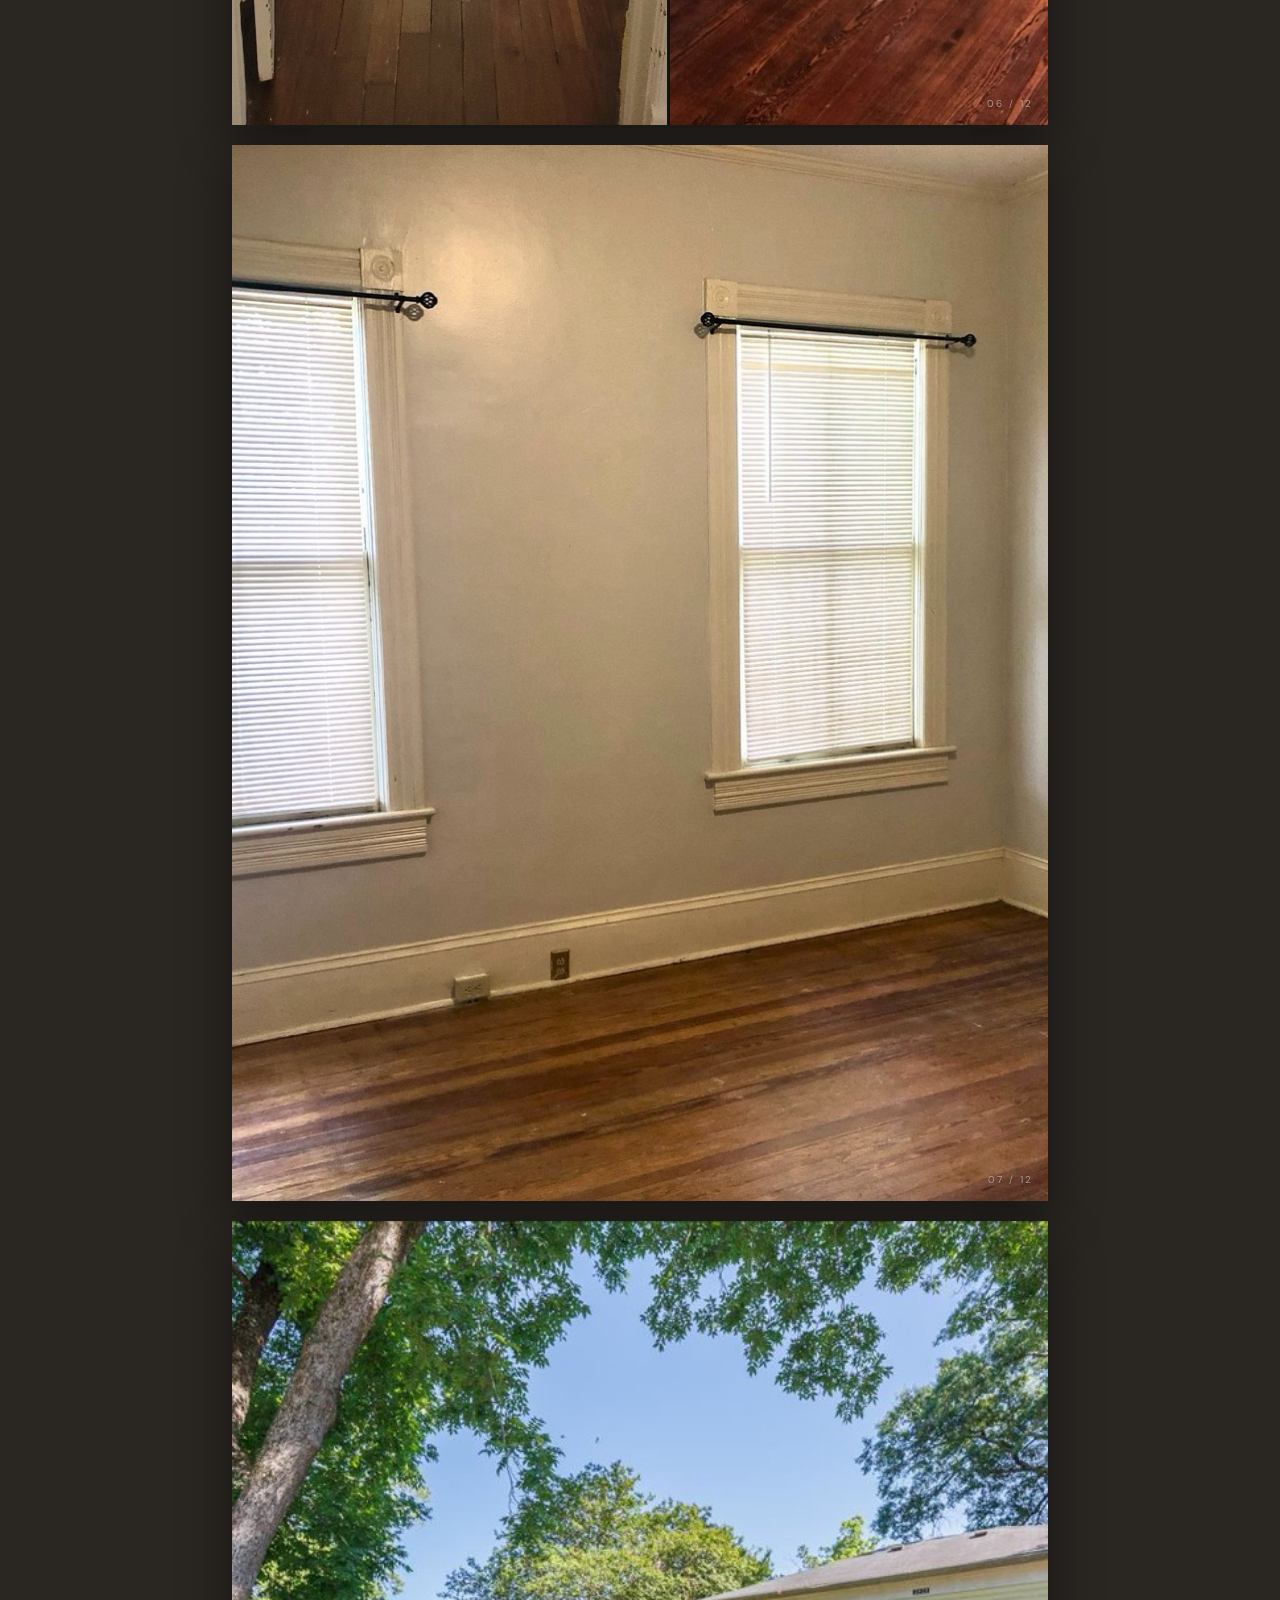
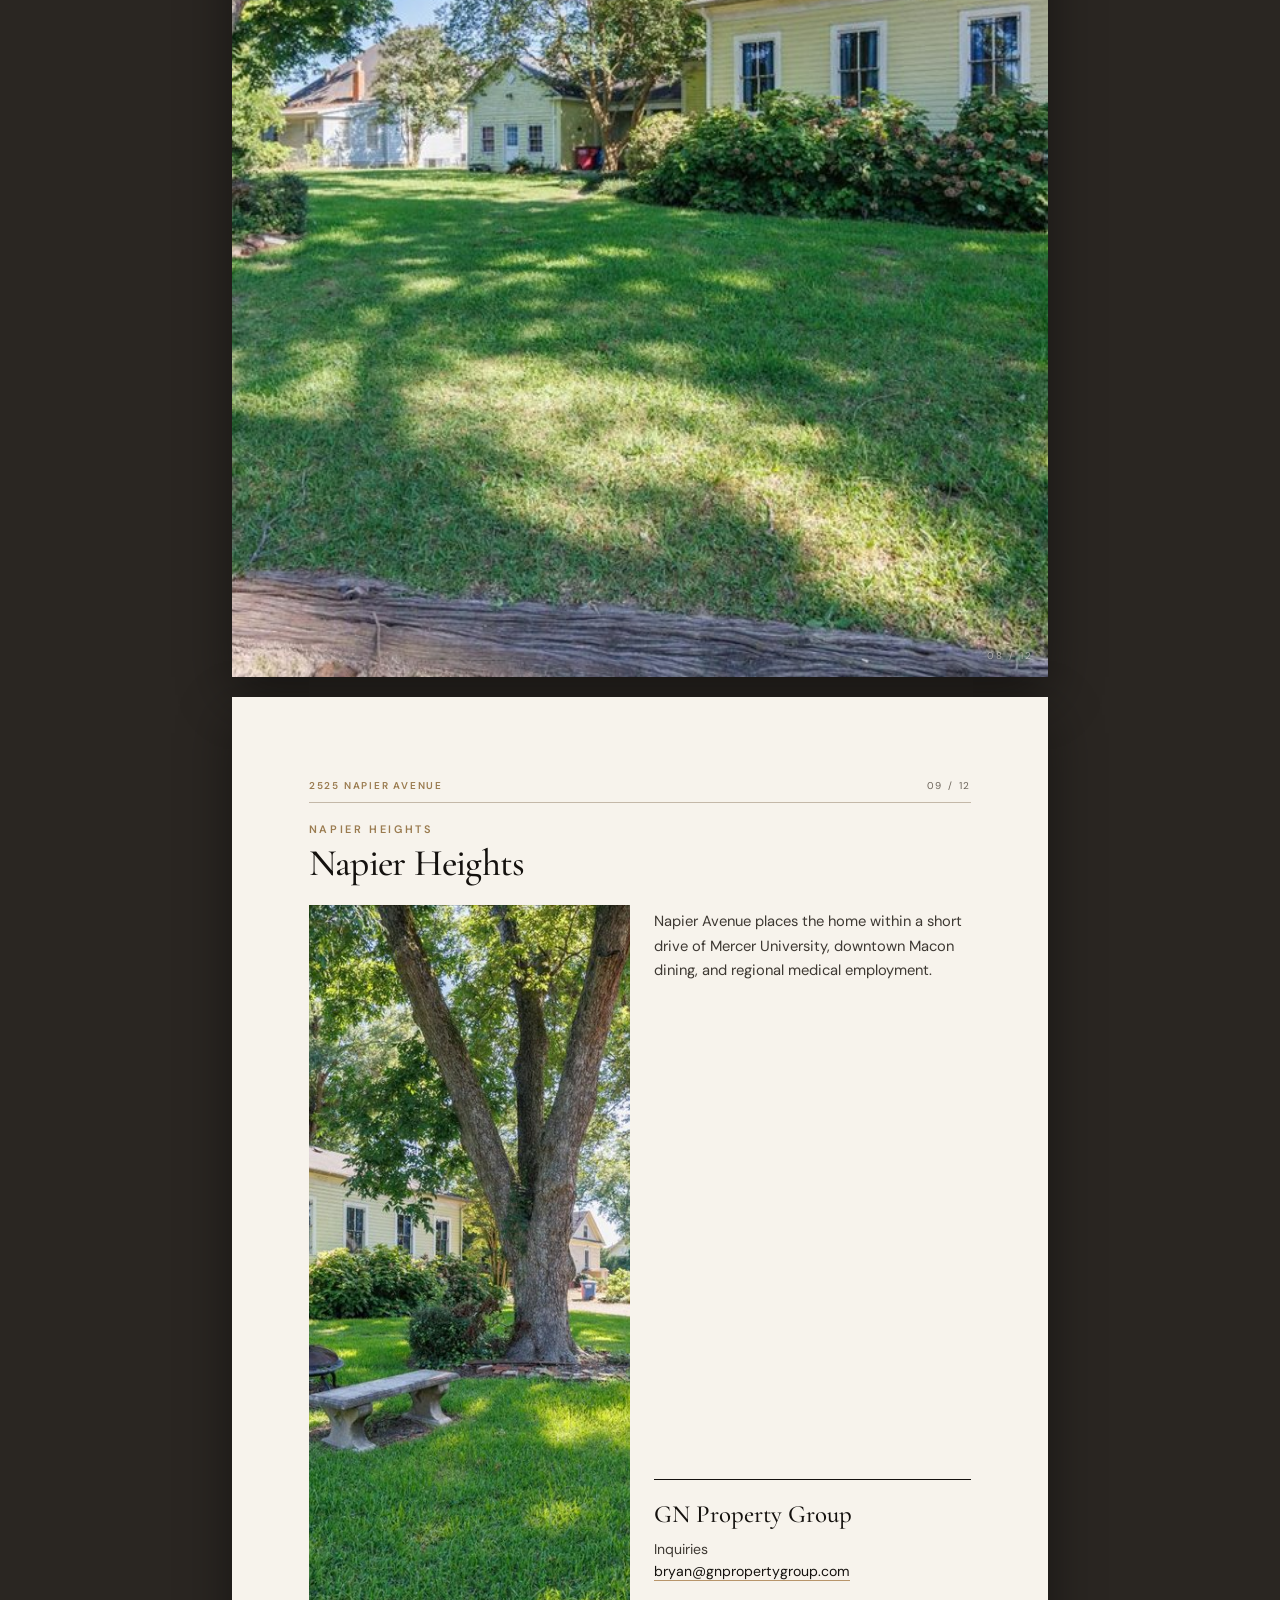
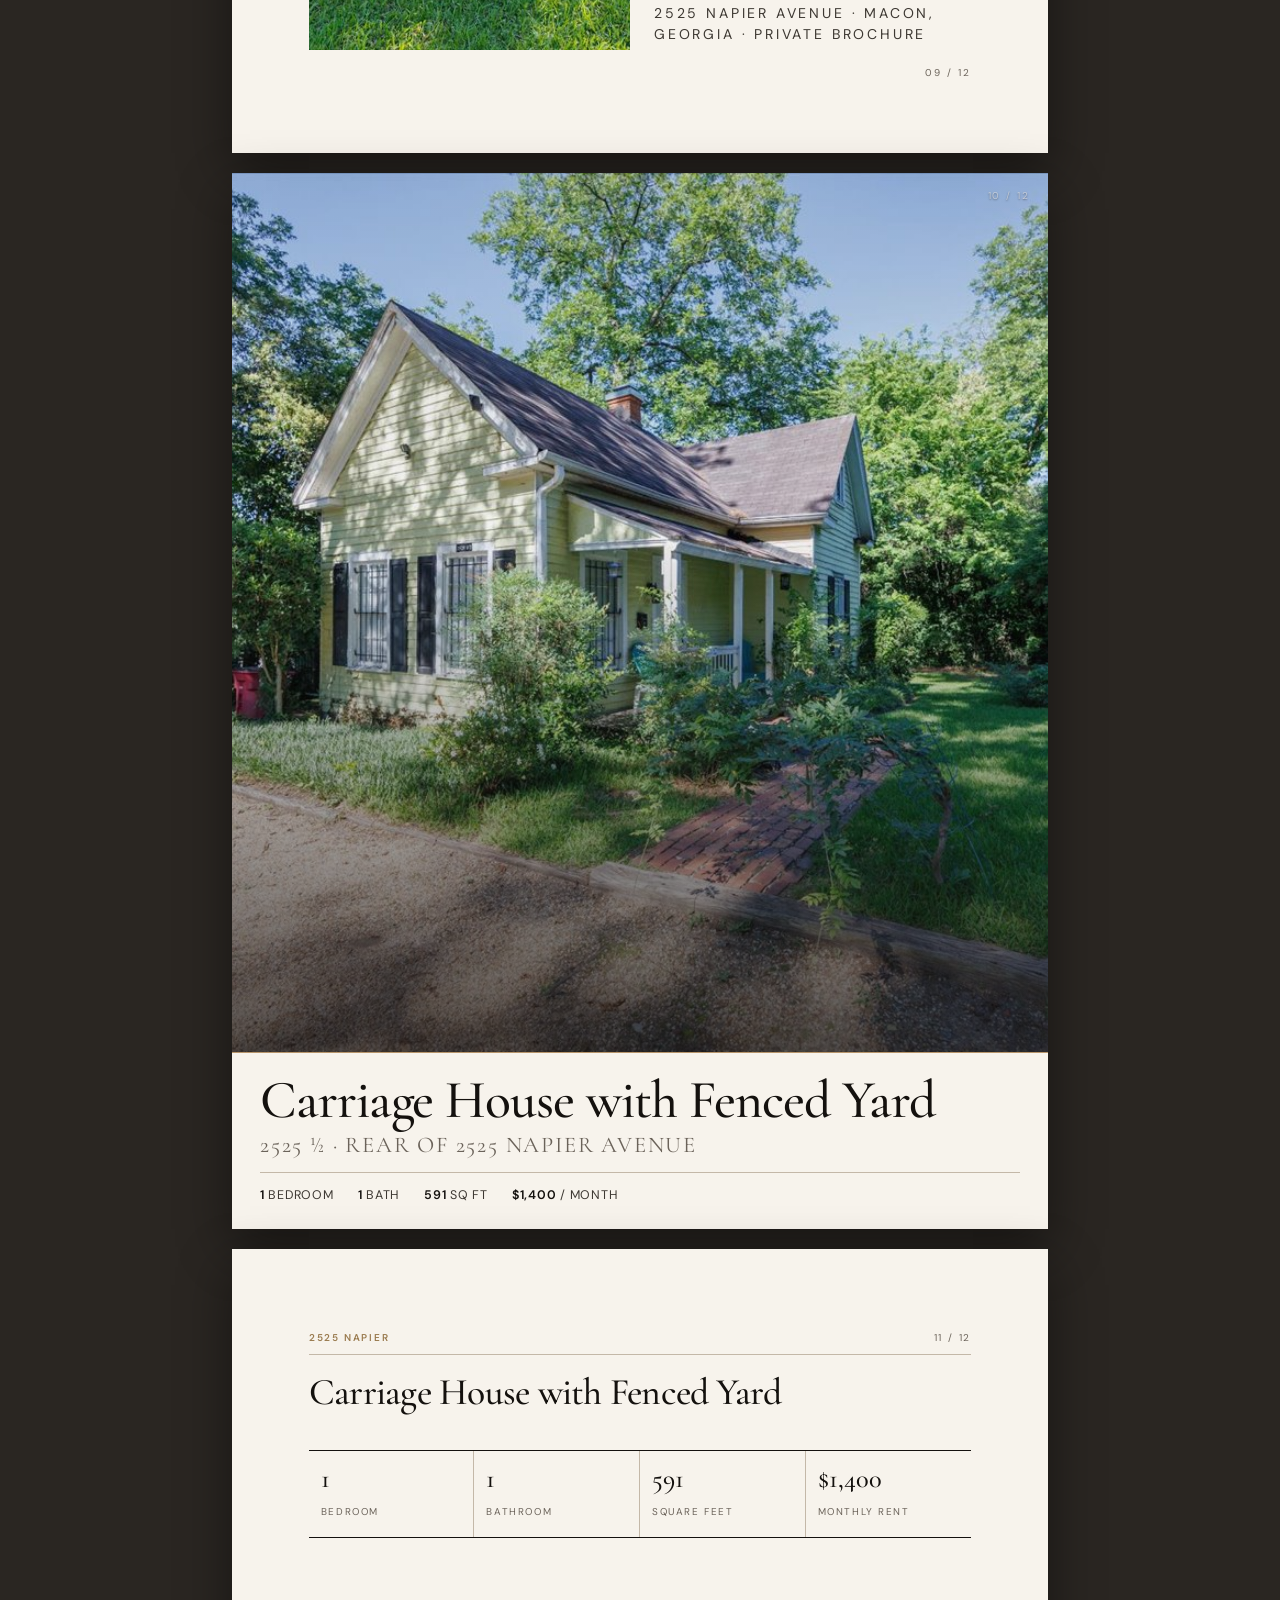
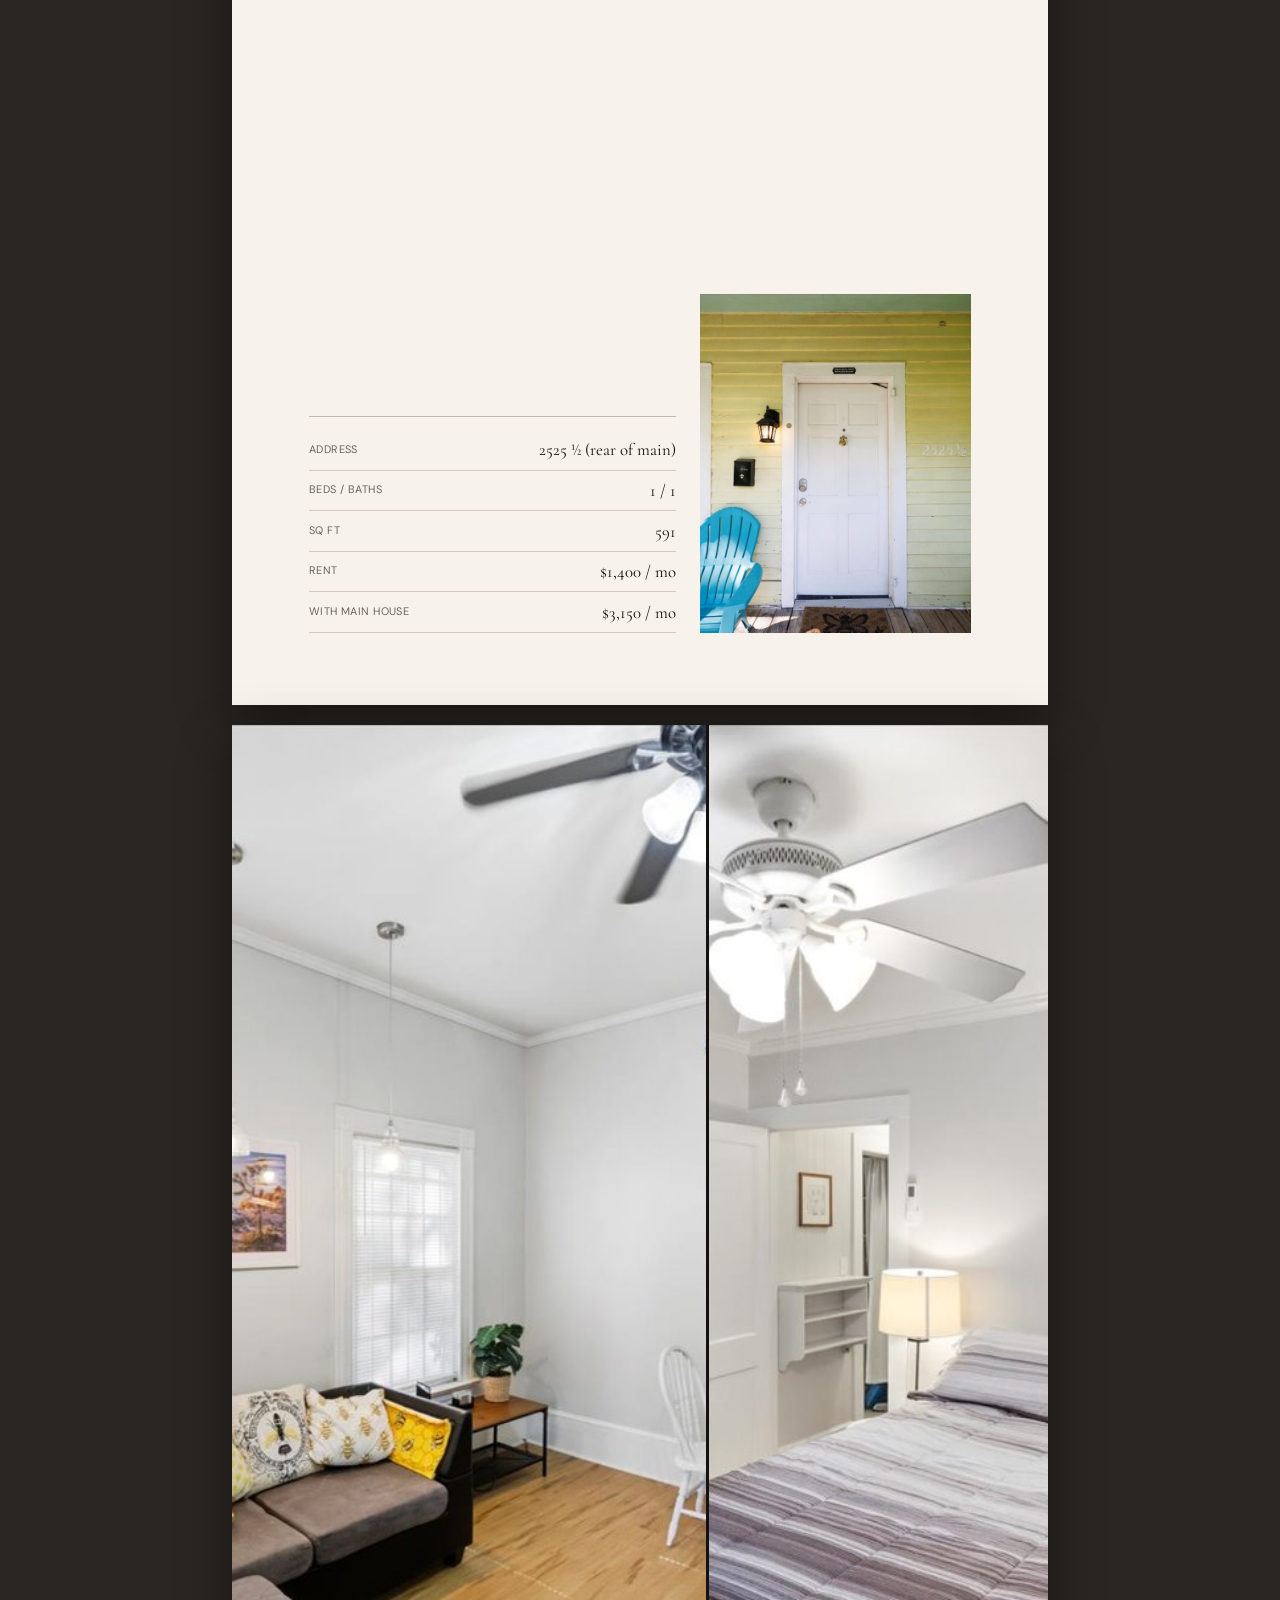
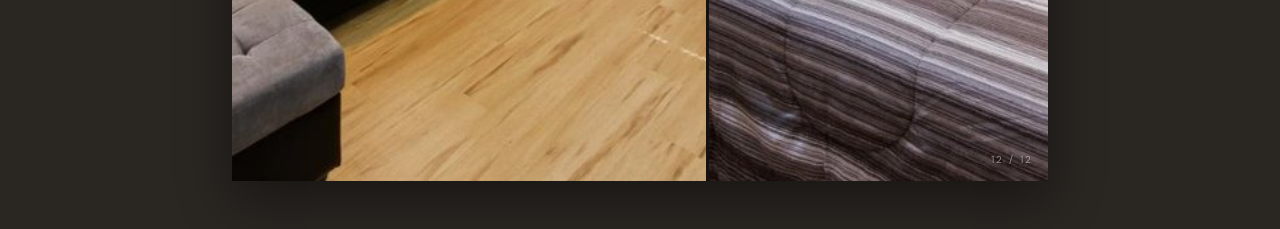
<file: flyers/2525-napier.html>
<!DOCTYPE html>
<html lang="en">
<head>
    <meta charset="UTF-8">
    <meta name="viewport" content="width=device-width, initial-scale=1.0">
    <title>2525 Napier Avenue · 1910 Residence + Cottage | Napier Heights, Macon GA</title>
    <meta name="description" content="Private brochure for 2525 Napier Avenue, Macon GA — 4-bed, 2.5-bath 1910 residence (3,206 sq ft) plus 1-bed cottage on the same parcel. $3,150/month combined in-place rent in the Napier Heights Historic District.">
    <link rel="canonical" href="https://gnpropertygroup.com/flyers/2525-napier.html">
    <link rel="icon" type="image/svg+xml" href="../favicon.svg">
    <meta property="og:title" content="2525 Napier Avenue · 1910 Residence + Cottage">
    <meta property="og:description" content="The 1910 flagship residence — 3,206 sq ft — with a one-bedroom cottage on the same parcel. $3,150/month combined in place.">
    <meta property="og:type" content="website">
    <meta property="og:url" content="https://gnpropertygroup.com/flyers/2525-napier.html">
    <meta property="og:site_name" content="GN Property Group">
    <meta property="og:image" content="https://gnpropertygroup.com/images/2525-napier-ave/2525%20Napier%20Ave.jpg">
    <meta property="og:image:alt" content="Front facade of 2525 Napier Avenue, Macon, Georgia">
    <meta name="twitter:card" content="summary_large_image">
    <meta name="twitter:title" content="2525 Napier Avenue · Napier Heights · Macon">
    <meta name="twitter:image" content="https://gnpropertygroup.com/images/2525-napier-ave/2525%20Napier%20Ave.jpg">
    <script type="application/ld+json">
    {
      "@context": "https://schema.org",
      "@type": "RealEstateListing",
      "name": "2525 Napier Avenue — 1910 Residence + Cottage",
      "url": "https://gnpropertygroup.com/flyers/2525-napier.html",
      "image": "https://gnpropertygroup.com/images/2525-napier-ave/2525%20Napier%20Ave.jpg",
      "datePosted": "2026-08-02",
      "about": {
        "@type": "SingleFamilyResidence",
        "name": "2525 Napier Avenue",
        "address": {
          "@type": "PostalAddress",
          "streetAddress": "2525 Napier Ave",
          "addressLocality": "Macon",
          "addressRegion": "GA",
          "postalCode": "31204",
          "addressCountry": "US"
        },
        "numberOfBedrooms": 4,
        "numberOfBathroomsTotal": 2.5,
        "floorSize": { "@type": "QuantitativeValue", "value": 3206, "unitCode": "FTK" },
        "yearBuilt": 1910,
        "image": "https://gnpropertygroup.com/images/2525-napier-ave/2525%20Napier%20Ave.jpg"
      },
      "provider": {
        "@type": "RealEstateAgent",
        "name": "GN Property Group",
        "email": "bryan@gnpropertygroup.com",
        "url": "https://gnpropertygroup.com/"
      }
    }
    </script>
    <script type="application/ld+json">
    {
      "@context": "https://schema.org",
      "@type": "BreadcrumbList",
      "itemListElement": [
        { "@type": "ListItem", "position": 1, "name": "Napier Properties", "item": "https://gnpropertygroup.com/" },
        { "@type": "ListItem", "position": 2, "name": "Portfolio", "item": "https://gnpropertygroup.com/portfolio.html" },
        { "@type": "ListItem", "position": 3, "name": "2525 Napier Avenue" }
      ]
    }
    </script>
    <link rel="preconnect" href="https://fonts.googleapis.com">
    <link rel="preconnect" href="https://fonts.gstatic.com" crossorigin>
    <link href="https://fonts.googleapis.com/css2?family=Cormorant+Garamond:ital,wght@0,400;0,500;0,600;1,400&family=DM+Sans:wght@400;500;600&display=swap" rel="stylesheet">
    <style>
        /* 2525 Napier — main + rear home. Frames chosen after viewing the set. */
        :root {
            --ink: #14110e;
            --ink-soft: #3d3832;
            --muted: #6b635a;
            --rule: #c4b8a8;
            --paper: #f7f3ec;
            --paper-deep: #efe8dc;
            --gold: #9a7b4f;
            --gold-line: #b8956a;
            --serif: "Cormorant Garamond", Georgia, "Times New Roman", serif;
            --sans: "DM Sans", system-ui, sans-serif;
            --page-w: 8.5in;
            --page-h: 11in;
        }

        * { box-sizing: border-box; margin: 0; padding: 0; }
        html { background: #2a2622; }
        body {
            font-family: var(--sans);
            color: var(--ink);
            background: #2a2622;
            line-height: 1.5;
            -webkit-font-smoothing: antialiased;
        }
        img { display: block; width: 100%; height: 100%; object-fit: cover; }

        .toolbar {
            position: sticky; top: 0; z-index: 50;
            display: flex; justify-content: space-between; align-items: center;
            gap: 1rem; flex-wrap: wrap;
            padding: 0.85rem 1.25rem;
            background: rgba(20, 17, 14, 0.94);
            border-bottom: 1px solid rgba(184, 149, 106, 0.35);
            color: var(--paper);
        }
        .toolbar a, .toolbar button {
            font-family: var(--sans); font-size: 0.72rem; font-weight: 600;
            letter-spacing: 0.12em; text-transform: uppercase;
            color: var(--paper); background: transparent;
            border: 1px solid rgba(247, 243, 236, 0.28);
            padding: 0.55rem 0.9rem; text-decoration: none; cursor: pointer;
        }
        .toolbar a:hover, .toolbar button:hover { border-color: var(--gold-line); color: #f0e2c8; }
        .toolbar .brand {
            font-family: var(--serif); font-size: 1rem; letter-spacing: 0.18em;
            text-transform: uppercase; color: #f0e2c8; border: none; padding: 0;
        }

        .stack {
            max-width: calc(var(--page-w) + 2rem);
            margin: 0 auto;
            padding: 1.5rem 1rem 3rem;
            display: flex; flex-direction: column; gap: 1.25rem;
        }

        .sheet {
            width: 100%; max-width: var(--page-w); min-height: var(--page-h);
            margin: 0 auto; background: var(--paper); color: var(--ink);
            box-shadow: 0 18px 50px rgba(0, 0, 0, 0.45);
            position: relative; overflow: hidden;
            page-break-after: always; break-after: page;
        }

        .cover {
            display: grid; grid-template-rows: 1fr auto;
            min-height: var(--page-h); background: var(--ink);
        }
        .cover-hero { position: relative; min-height: 7.6in; overflow: hidden; }
        .cover-hero::after {
            content: ""; position: absolute; inset: 0; pointer-events: none;
            background: linear-gradient(180deg, rgba(20,17,14,0.12) 0%, rgba(20,17,14,0.04) 42%, rgba(20,17,14,0.7) 100%);
        }
        .cover-hero img { position: absolute; inset: 0; width: 100%; height: 100%; object-fit: cover; }
        .cover-plate {
            background: var(--paper); padding: 1.35rem 1.75rem 1.5rem;
            border-top: 1px solid var(--gold-line);
        }
        .cover-kicker {
            font-size: 0.68rem; font-weight: 600; letter-spacing: 0.28em;
            text-transform: uppercase; color: var(--gold); margin-bottom: 0.55rem;
        }
        .cover-plate h1 {
            font-family: var(--serif); font-weight: 500;
            font-size: clamp(2.4rem, 5vw, 3.35rem); line-height: 0.95;
            letter-spacing: -0.02em; color: var(--ink);
        }
        .cover-plate h1 span {
            display: block; font-size: 0.42em; font-weight: 400;
            letter-spacing: 0.08em; text-transform: uppercase;
            color: var(--muted); margin-top: 0.55rem;
        }
        .cover-meta {
            margin-top: 1rem; display: flex; flex-wrap: wrap; gap: 0.65rem 1.5rem;
            font-size: 0.78rem; letter-spacing: 0.06em; text-transform: uppercase;
            color: var(--ink-soft); border-top: 1px solid var(--rule); padding-top: 0.85rem;
        }
        .cover-meta strong { color: var(--ink); font-weight: 600; }

        .page-mark {
            position: absolute; bottom: 0.85rem; right: 0.95rem;
            font-size: 0.62rem; letter-spacing: 0.2em; text-transform: uppercase;
            color: var(--muted); z-index: 2;
        }
        .cover .page-mark {
            color: rgba(247, 243, 236, 0.55); top: 1rem; bottom: auto; right: 1.1rem;
            text-shadow: 0 1px 2px rgba(0,0,0,0.4);
        }

        .interior {
            padding: 0.85in 0.8in 0.75in; min-height: var(--page-h);
            display: flex; flex-direction: column;
        }
        .running {
            display: flex; justify-content: space-between; align-items: baseline;
            font-size: 0.62rem; letter-spacing: 0.18em; text-transform: uppercase;
            color: var(--muted); border-bottom: 1px solid var(--rule);
            padding-bottom: 0.55rem; margin-bottom: 1.1rem;
        }
        .running strong { color: var(--gold); font-weight: 600; }
        .eyebrow {
            font-size: 0.68rem; font-weight: 600; letter-spacing: 0.24em;
            text-transform: uppercase; color: var(--gold); margin-bottom: 0.45rem;
        }
        h2 {
            font-family: var(--serif); font-weight: 500; font-size: 2.35rem;
            line-height: 1.05; letter-spacing: -0.02em; color: var(--ink);
            margin-bottom: 0.85rem;
        }
        .lede {
            font-family: var(--serif); font-size: 1.2rem; line-height: 1.45;
            color: var(--ink-soft); max-width: 36ch; margin-bottom: 1.35rem;
        }
        .body-copy {
            font-size: 0.92rem; line-height: 1.65; color: var(--ink-soft); max-width: 58ch;
        }

        .spec-strip {
            display: grid; grid-template-columns: repeat(4, 1fr); gap: 0;
            margin: 1.5rem 0 1.75rem;
            border-top: 1px solid var(--ink); border-bottom: 1px solid var(--ink);
        }
        .spec { padding: 0.95rem 0.75rem; border-right: 1px solid var(--rule); }
        .spec:last-child { border-right: none; }
        .spec b {
            display: block; font-family: var(--serif); font-size: 1.65rem;
            font-weight: 500; line-height: 1; color: var(--ink); margin-bottom: 0.35rem;
        }
        .spec span {
            font-size: 0.62rem; letter-spacing: 0.16em; text-transform: uppercase; color: var(--muted);
        }

        .two-col {
            display: grid; grid-template-columns: 1.15fr 0.85fr; gap: 1.5rem;
            margin-top: auto; align-items: end;
        }
        .facts { list-style: none; border-top: 1px solid var(--rule); padding-top: 0.85rem; }
        .facts li {
            display: flex; justify-content: space-between; gap: 1rem;
            padding: 0.45rem 0;
            border-bottom: 1px solid color-mix(in srgb, var(--rule) 70%, transparent);
            font-size: 0.84rem;
        }
        .facts li span:first-child {
            color: var(--muted); letter-spacing: 0.04em; text-transform: uppercase;
            font-size: 0.68rem; padding-top: 0.2rem;
        }
        .facts li span:last-child {
            font-family: var(--serif); font-size: 1.05rem; color: var(--ink); text-align: right;
        }
        .inset-photo {
            aspect-ratio: 4 / 5; overflow: hidden; background: var(--paper-deep);
        }

        /* Full photo sheets — crop per frame */
        .frame {
            min-height: var(--page-h); background: #14110e;
            position: relative; overflow: hidden;
        }
        .frame img {
            position: absolute; inset: 0; width: 100%; height: 100%; object-fit: cover;
        }
        .frame .page-mark {
            color: rgba(247, 243, 236, 0.55);
            text-shadow: 0 1px 2px rgba(0,0,0,0.45);
        }

        /* 2525-specific crops (from viewing each shot) */
        .f-cover-main img { object-position: 50% 40%; }          /* walk + portico */
        .f-lawn img { object-position: 52% 36%; }                 /* house up, less lawn */
        .f-living img { object-position: 50% 42%; }               /* mantel center */
        .f-enfilade img { object-position: 40% 48%; }             /* hold opening + mantel beyond */
        .f-dining-inset img { object-position: 48% 42%; }         /* built-ins + hearth */
        .f-hall img { object-position: 50% 38%; }                 /* corridor depth */
        .f-master img { object-position: 42% 48%; }               /* wallpaper + hearth */
        .f-bed2 img { object-position: 38% 50%; }                 /* windows + floor light */
        .f-estate img { object-position: 50% 40%; }               /* both buildings */
        .f-rear-cover img { object-position: 48% 46%; }           /* cottage + walk */
        .f-half-door img { object-position: 50% 48%; }            /* 2525 ½ door detail */
        .f-rear-live img { object-position: 48% 45%; }            /* staged living */
        .f-rear-bed img { object-position: 55% 42%; }             /* made bed */
        .f-yard img { object-position: 50% 48%; }                 /* deep yard / both roofs */

        .frame-pair {
            min-height: var(--page-h);
            display: grid; grid-template-columns: 1.4fr 1fr; gap: 0.2rem;
            background: #14110e; position: relative;
        }
        .frame-pair .pane {
            position: relative; overflow: hidden; min-height: var(--page-h);
        }
        .frame-pair .pane img {
            position: absolute; inset: 0; width: 100%; height: 100%; object-fit: cover;
        }
        .frame-pair .page-mark {
            position: absolute; z-index: 2; bottom: 0.85rem; right: 0.95rem;
            color: rgba(247, 243, 236, 0.55); text-shadow: 0 1px 2px rgba(0,0,0,0.45);
        }

        /* Hall is vertical composition — give it the wider column when paired */
        .frame-pair.hall-lead { grid-template-columns: 1.15fr 1fr; }

        .close-grid {
            display: grid; grid-template-columns: 1fr 1fr; gap: 1.25rem;
            margin-top: 0.5rem; flex: 1;
        }
        .close-grid .portrait {
            min-height: 5.5in; overflow: hidden; background: var(--paper-deep);
        }
        .close-copy {
            display: flex; flex-direction: column; justify-content: space-between;
            padding: 0.25rem 0 0.25rem 0.25rem;
        }
        .contact-block {
            border-top: 1px solid var(--ink); padding-top: 1rem; margin-top: 1.5rem;
        }
        .contact-block h3 {
            font-family: var(--serif); font-weight: 500; font-size: 1.55rem; margin-bottom: 0.35rem;
        }
        .contact-block p { font-size: 0.88rem; color: var(--ink-soft); line-height: 1.55; }
        .contact-block a {
            color: var(--ink); text-decoration: none; border-bottom: 1px solid var(--gold-line);
        }
        .sign-off {
            margin-top: 1.25rem; font-size: 0.62rem; letter-spacing: 0.2em;
            text-transform: uppercase; color: var(--muted);
        }

        @media (max-width: 720px) {
            .sheet { min-height: auto; }
            .cover-hero { min-height: 58vh; }
            .spec-strip { grid-template-columns: 1fr 1fr; }
            .spec:nth-child(2) { border-right: none; }
            .spec:nth-child(1), .spec:nth-child(2) { border-bottom: 1px solid var(--rule); }
            .two-col, .close-grid, .frame-pair { grid-template-columns: 1fr; }
            .frame-pair .pane { min-height: 50vh; }
            .frame { min-height: 70vh; }
            .interior { padding: 1.25rem 1.1rem 1.5rem; }
        }
        @media print {
            html, body { background: #fff !important; }
            .toolbar { display: none !important; }
            .stack { max-width: none; padding: 0; gap: 0; }
            .sheet {
                max-width: none; width: 100%; min-height: 100vh;
                box-shadow: none; margin: 0;
            }
            .cover-hero { min-height: 72vh; }
            .frame, .frame-pair, .frame-pair .pane { min-height: 100vh; }
            @page { size: letter; margin: 0; }
        }
    </style>
    <link rel="stylesheet" href="../css/mobile-app.css">
    <meta name="theme-color" content="#14110e">
    <style>@view-transition { navigation: auto; }</style>
</head>
<body class="has-inquire">

    <div class="toolbar">
        <span class="brand">GN Property Group</span>
        <div style="display:flex; gap:0.5rem; flex-wrap:wrap;">
            <a href="../portfolio.html">← Portfolio</a>
            <a href="../index.html">Site</a>
            <button type="button" onclick="window.print()">Print / PDF</button>
        </div>
    </div>

    <div class="stack">

        <!-- 01 COVER · full listing (main + rear) -->
        <section class="sheet cover">
            <div class="cover-hero f-cover-main">
                <img src="../images/2525-napier-ave/2525 Napier Ave.jpg" alt="" style="view-transition-name: showing-photo; object-position:50% 40%;">
                <span class="page-mark">01 / 12</span>
            </div>
            <div class="cover-plate">
                <p class="cover-kicker">Napier Heights Historic District</p>
                <h1>
                    2525 Napier Avenue
                    <span>Macon, Georgia · Main house + rear home · Built 1910</span>
                </h1>
                <div class="cover-meta">
                    <span><strong>5</strong> bedrooms</span>
                    <span><strong>3.5</strong> baths</span>
                    <span><strong>3,797</strong> sq ft</span>
                    <span><strong>$3,150</strong> / month</span>
                </div>
            </div>
        </section>

        <!-- 02 MAIN HOUSE numbers -->
        <section class="sheet interior">
            <div class="running">
                <span><strong>2525 Napier Avenue</strong></span>
                <span>02 / 12</span>
            </div>
            <p class="eyebrow">Main house</p>
            <h2>2525 Napier Avenue</h2>
            <div class="spec-strip">
                <div class="spec"><b>4</b><span>Bedrooms</span></div>
                <div class="spec"><b>2.5</b><span>Bathrooms</span></div>
                <div class="spec"><b>3,206</b><span>Square feet</span></div>
                <div class="spec"><b>$1,750</b><span>Monthly rent</span></div>
            </div>
            <p class="body-copy">
                2525 Napier sits in the Napier Heights Historic District, a tree-lined
                residential street of early-twentieth-century homes with consistent
                demand from university-adjacent households and long-term local tenants.
            </p>
            <div class="two-col">
                <ul class="facts">
                    <li><span>Type</span><span>Single-family</span></li>
                    <li><span>Year built</span><span>1910</span></li>
                    <li><span>District</span><span>Napier Heights Historic</span></li>
                    <li><span>City</span><span>Macon, Georgia 31204</span></li>
                    <li><span>Management</span><span>Self-managed</span></li>
                </ul>
                <div class="inset-photo">
                    <img src="../images/2525-napier-ave/diningroom.jpg" alt="" style="object-position:48% 42%;">
                </div>
            </div>
        </section>

        <!-- 03 front from lawn — best ¾ exterior after viewing set -->
        <section class="sheet frame f-lawn">
            <img src="../images/2525-napier-ave/85-5W7A8010.jpg" alt="">
            <span class="page-mark">03 / 12</span>
        </section>

        <!-- 04 living — full sheet for mantel + floor -->
        <section class="sheet frame f-living">
            <img src="../images/2525-napier-ave/living room.jpg" alt="">
            <span class="page-mark">04 / 12</span>
        </section>

        <!-- 05 dining into living — this house's open plan read -->
        <section class="sheet frame f-enfilade">
            <img src="../images/2525-napier-ave/dining living.jpg" alt="">
            <span class="page-mark">05 / 12</span>
        </section>

        <!-- 06 hall needs height; master wallpaper needs height — pair -->
        <section class="sheet frame-pair hall-lead">
            <div class="pane">
                <img src="../images/2525-napier-ave/hallway.jpg" alt="" style="object-position:50% 38%;">
            </div>
            <div class="pane">
                <img src="../images/2525-napier-ave/master bedroom.jpg" alt="" style="object-position:42% 48%;">
            </div>
            <span class="page-mark">06 / 12</span>
        </section>

        <!-- 07 second bedroom light — full (windows + floor is the shot) -->
        <section class="sheet frame f-bed2">
            <img src="../images/2525-napier-ave/bedroom2.jpg" alt="">
            <span class="page-mark">07 / 12</span>
        </section>

        <!-- 08 lot: side of main + rear home visible (71) -->
        <section class="sheet frame f-yard">
            <img src="../images/2525-napier-ave/71-W7A8184.jpg" alt="">
            <span class="page-mark">08 / 12</span>
        </section>

        <!-- 09 contact + estate view both buildings -->
        <section class="sheet interior">
            <div class="running">
                <span><strong>2525 Napier Avenue</strong></span>
                <span>09 / 12</span>
            </div>
            <p class="eyebrow">Napier Heights</p>
            <h2>Napier Heights</h2>
            <div class="close-grid">
                <div class="portrait">
                    <img src="../images/2525-napier-cottage/69-W7A8174.jpg" alt="" style="object-position:50% 40%;">
                </div>
                <div class="close-copy">
                    <div>
                        <p class="body-copy">
                            Napier Avenue places the home within a short drive of Mercer
                            University, downtown Macon dining, and regional medical employment.
                        </p>
                    </div>
                    <div class="contact-block">
                        <h3>GN Property Group</h3>
                        <p>
                            Inquiries<br>
                            <a href="mailto:bryan@gnpropertygroup.com">bryan@gnpropertygroup.com</a>
                        </p>
                        <p class="sign-off">2525 Napier Avenue · Macon, Georgia · Private brochure</p>
                    </div>
                </div>
            </div>
            <span class="page-mark" style="position:static;margin-top:1rem;display:block;text-align:right;">09 / 12</span>
        </section>

        <!-- 10 REAR HOME cover — ¾ walk (70), not flat head-on -->
        <section class="sheet cover">
            <div class="cover-hero f-rear-cover">
                <img src="../images/2525-napier-cottage/70-W7A8179.jpg" alt="" style="object-position:48% 46%;">
                <span class="page-mark">10 / 12</span>
            </div>
            <div class="cover-plate">
                <h1>
                    Carriage House with Fenced Yard
                    <span>2525 ½ · Rear of 2525 Napier Avenue</span>
                </h1>
                <div class="cover-meta">
                    <span><strong>1</strong> bedroom</span>
                    <span><strong>1</strong> bath</span>
                    <span><strong>591</strong> sq ft</span>
                    <span><strong>$1,400</strong> / month</span>
                </div>
            </div>
        </section>

        <!-- 11 rear specs + porch door with 2525 ½ -->
        <section class="sheet interior">
            <div class="running">
                <span><strong>2525 Napier</strong></span>
                <span>11 / 12</span>
            </div>
            <h2>Carriage House with Fenced Yard</h2>
            <div class="spec-strip">
                <div class="spec"><b>1</b><span>Bedroom</span></div>
                <div class="spec"><b>1</b><span>Bathroom</span></div>
                <div class="spec"><b>591</b><span>Square feet</span></div>
                <div class="spec"><b>$1,400</b><span>Monthly rent</span></div>
            </div>
            <div class="two-col">
                <ul class="facts">
                    <li><span>Address</span><span>2525 ½ (rear of main)</span></li>
                    <li><span>Beds / baths</span><span>1 / 1</span></li>
                    <li><span>Sq ft</span><span>591</span></li>
                    <li><span>Rent</span><span>$1,400 / mo</span></li>
                    <li><span>With main house</span><span>$3,150 / mo</span></li>
                </ul>
                <div class="inset-photo">
                    <img src="../images/2525-napier-cottage/58-W7A8119.jpg" alt="" style="object-position:50% 48%;">
                </div>
            </div>
        </section>

        <!-- 12 rear living + bedroom (best staged frames after sort) -->
        <section class="sheet frame-pair">
            <div class="pane">
                <img src="../images/2525-napier-cottage/59-W7A8125.jpg" alt="" style="object-position:48% 45%;">
            </div>
            <div class="pane">
                <img src="../images/2525-napier-cottage/64-W7A8150.jpg" alt="" style="object-position:55% 42%;">
            </div>
            <span class="page-mark">12 / 12</span>
        </section>

    </div>


    <!-- Inquire (mobile only) -->
    <button type="button" class="inquire-pill" id="inquirePill" aria-expanded="false" aria-controls="inquireSheet">Inquire</button>
    <div class="inquire-scrim" id="inquireScrim"></div>
    <div class="inquire-sheet" id="inquireSheet" role="dialog" aria-label="Inquire about 2525 Napier Avenue">
        <div class="grab"></div>
        <h3>GN Property Group</h3>
        <p>Private inquiry for 2525 Napier Avenue. Direct to the owner — no brokers, no forms.</p>
        <div class="sheet-actions">
            <a href="mailto:bryan@gnpropertygroup.com?subject=Inquiry%20%C2%B7%202525%20Napier%20Avenue">Email the owner</a>
            <button type="button" onclick="window.print()">Print / Save as PDF</button>
            <a href="../portfolio.html">View the full portfolio</a>
        </div>
        <p class="sign-line">2525 Napier Avenue · Macon, Georgia</p>
    </div>
    <script src="../js/mobile-app.js"></script>
</body>
</html>
</file>
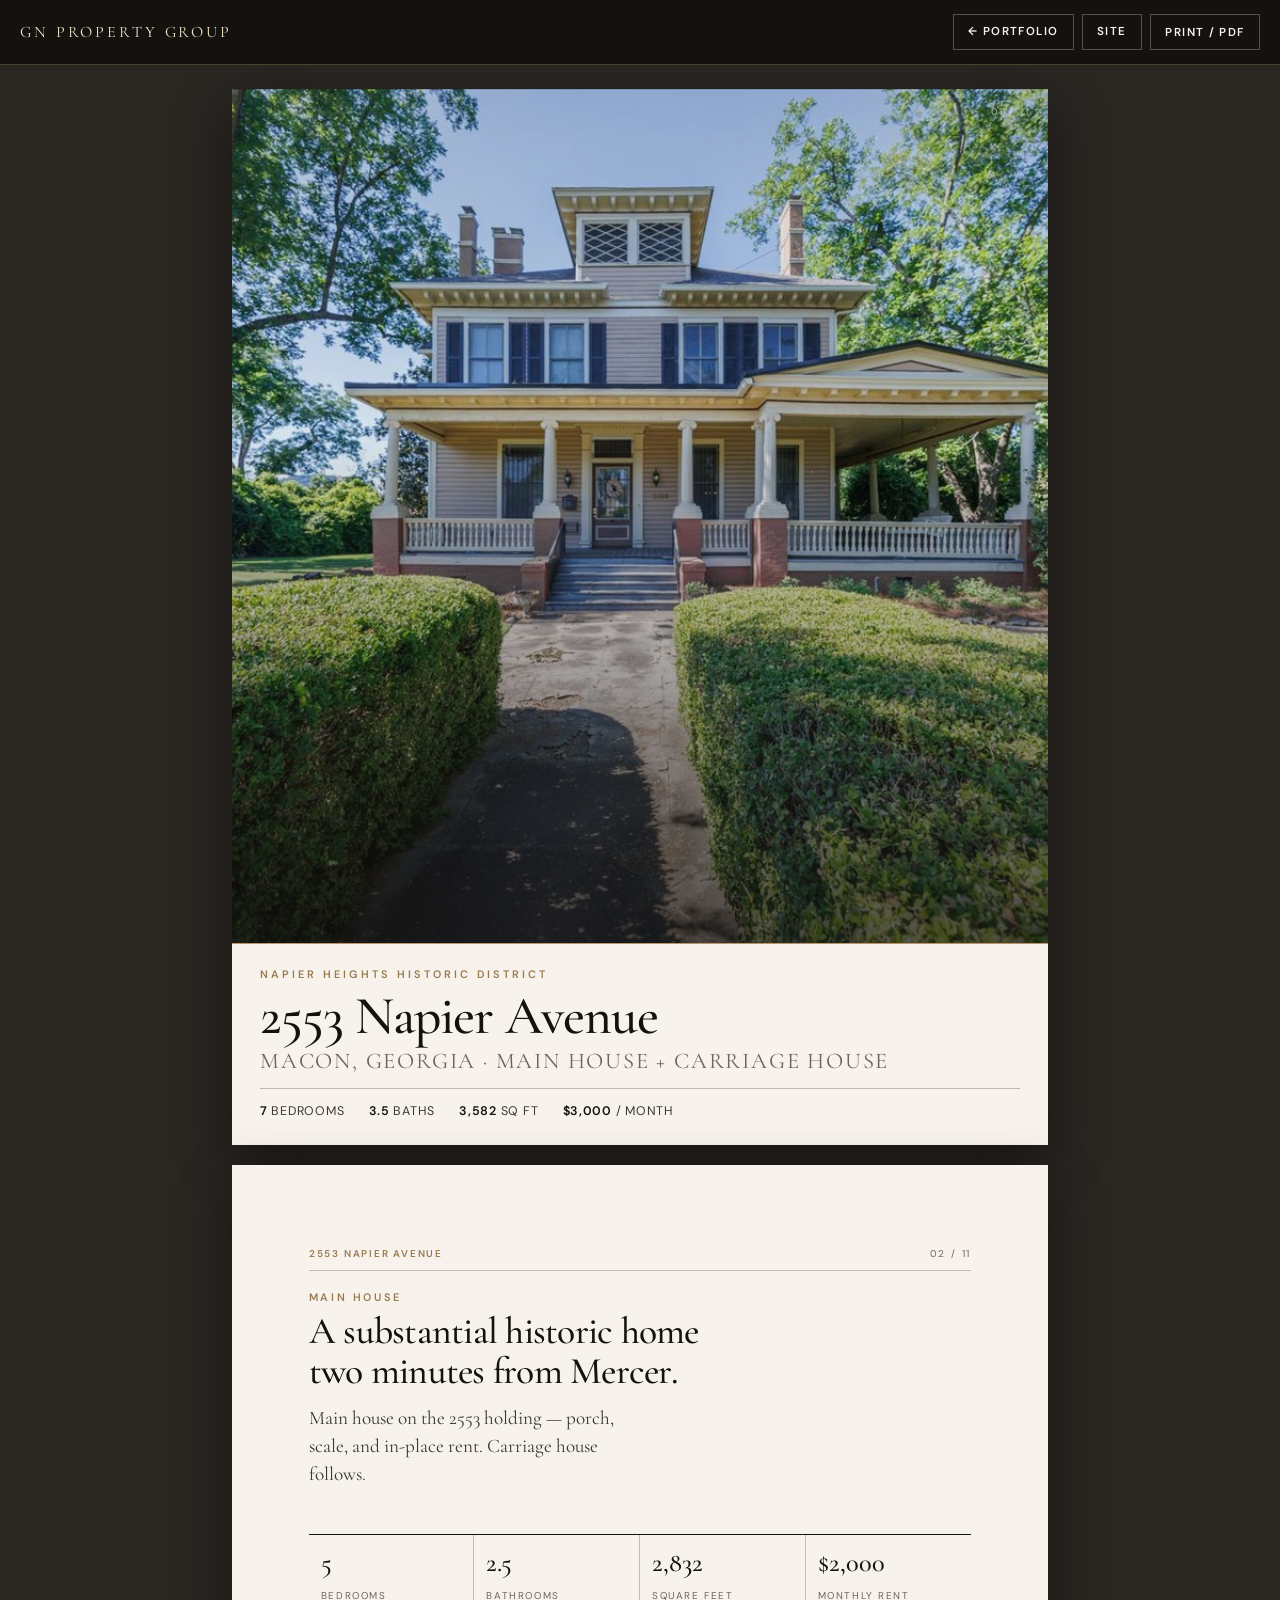
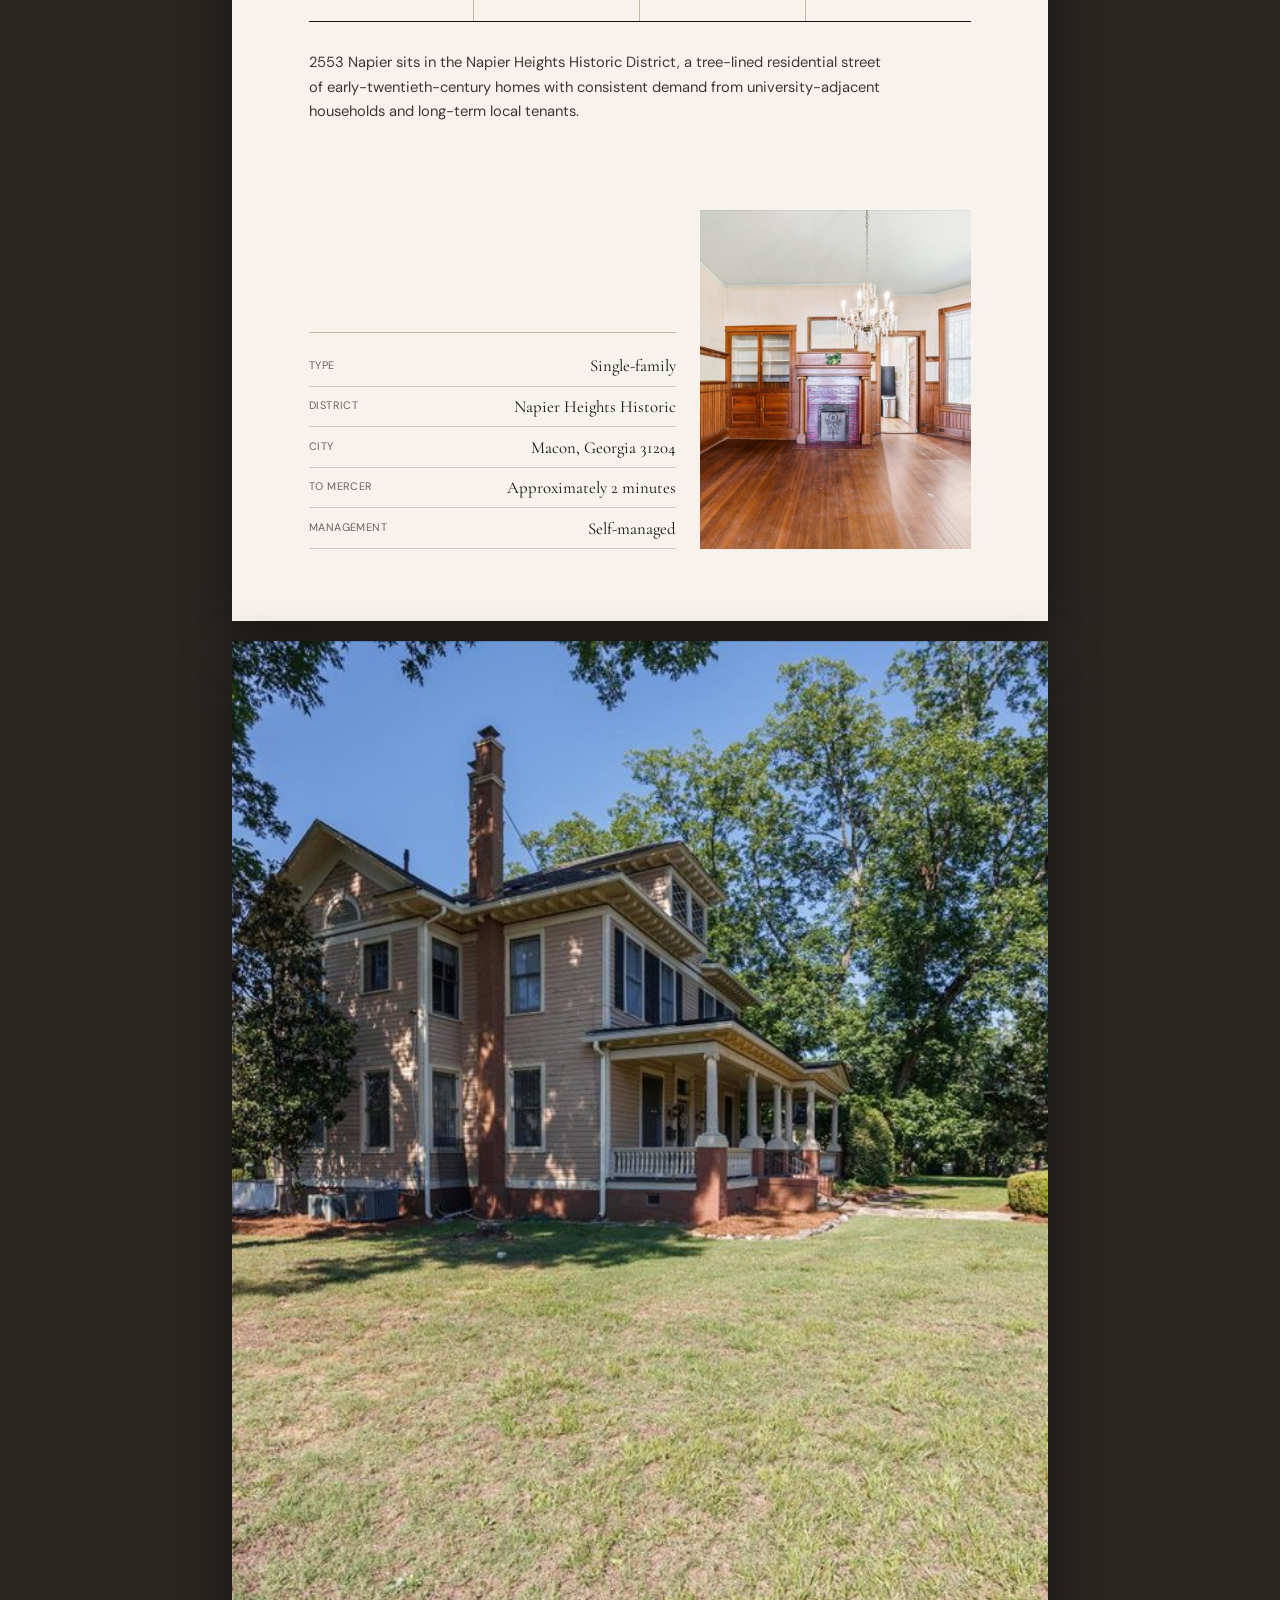
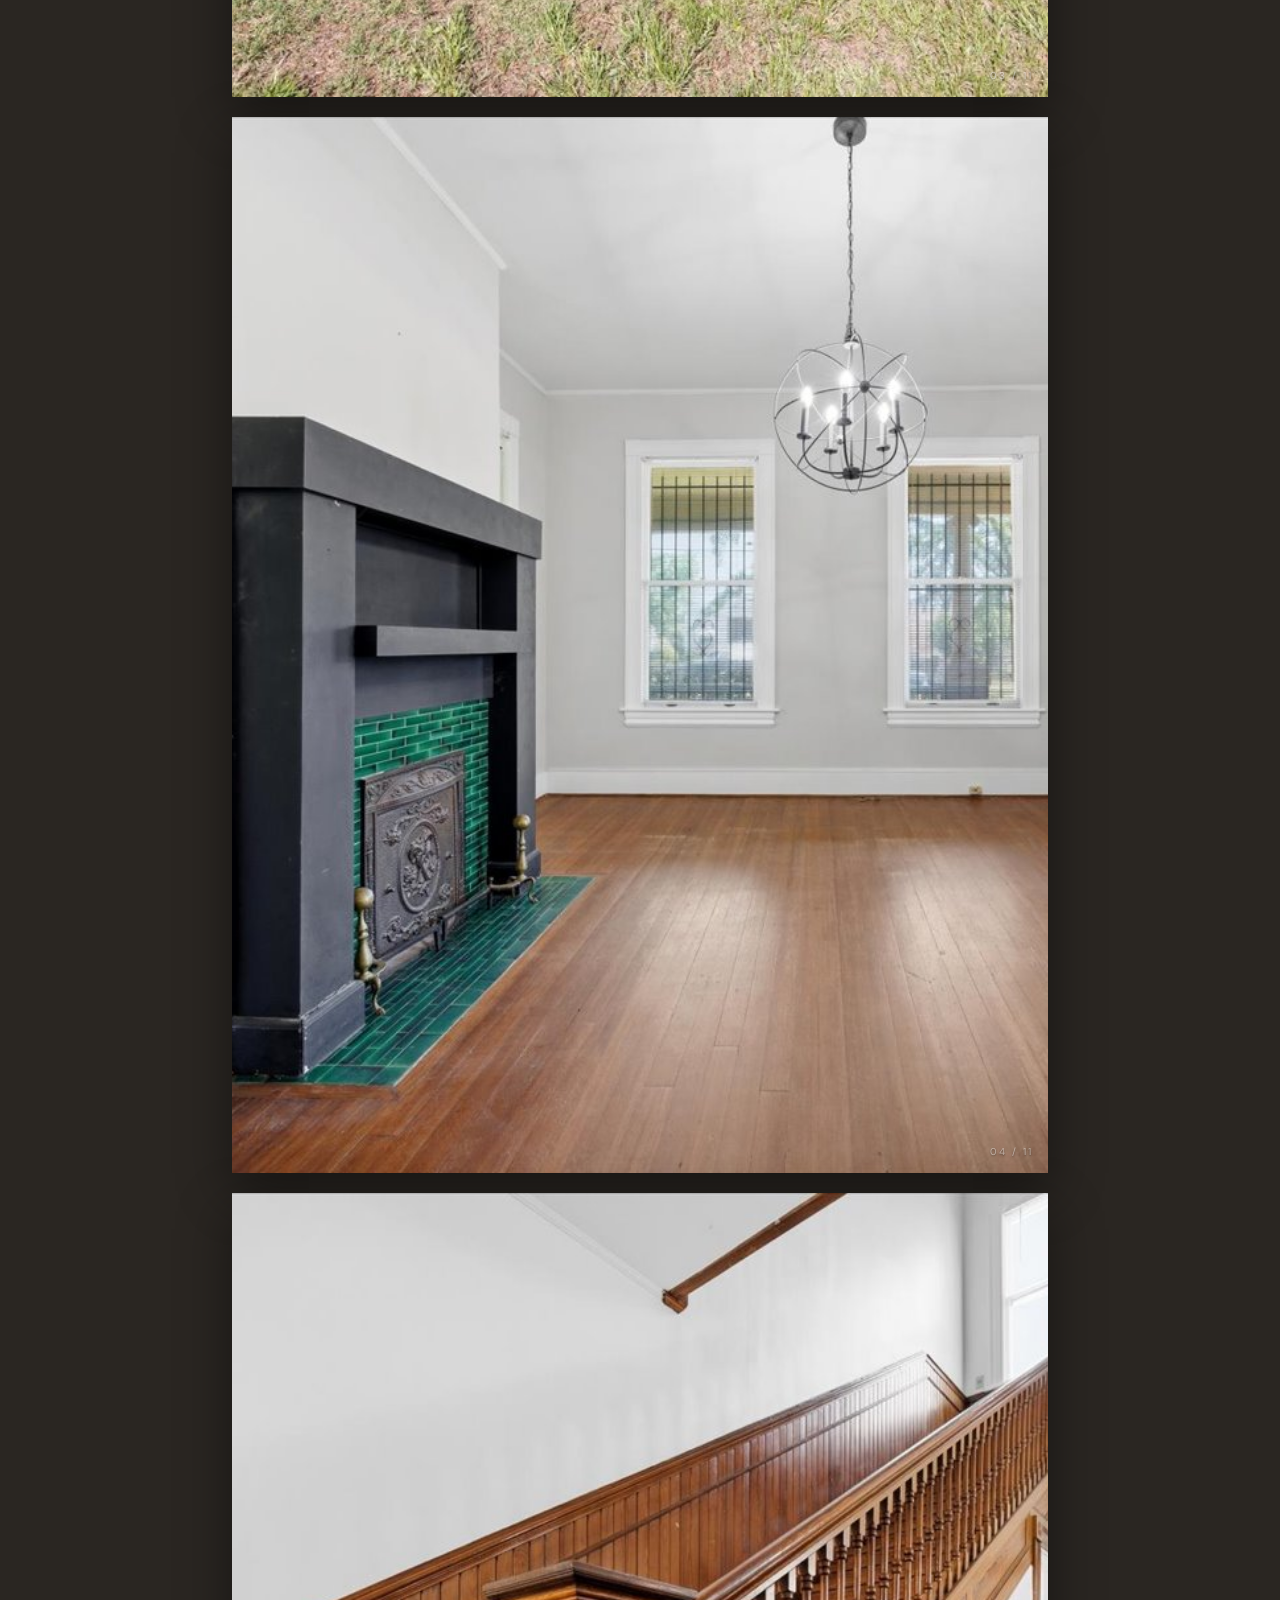
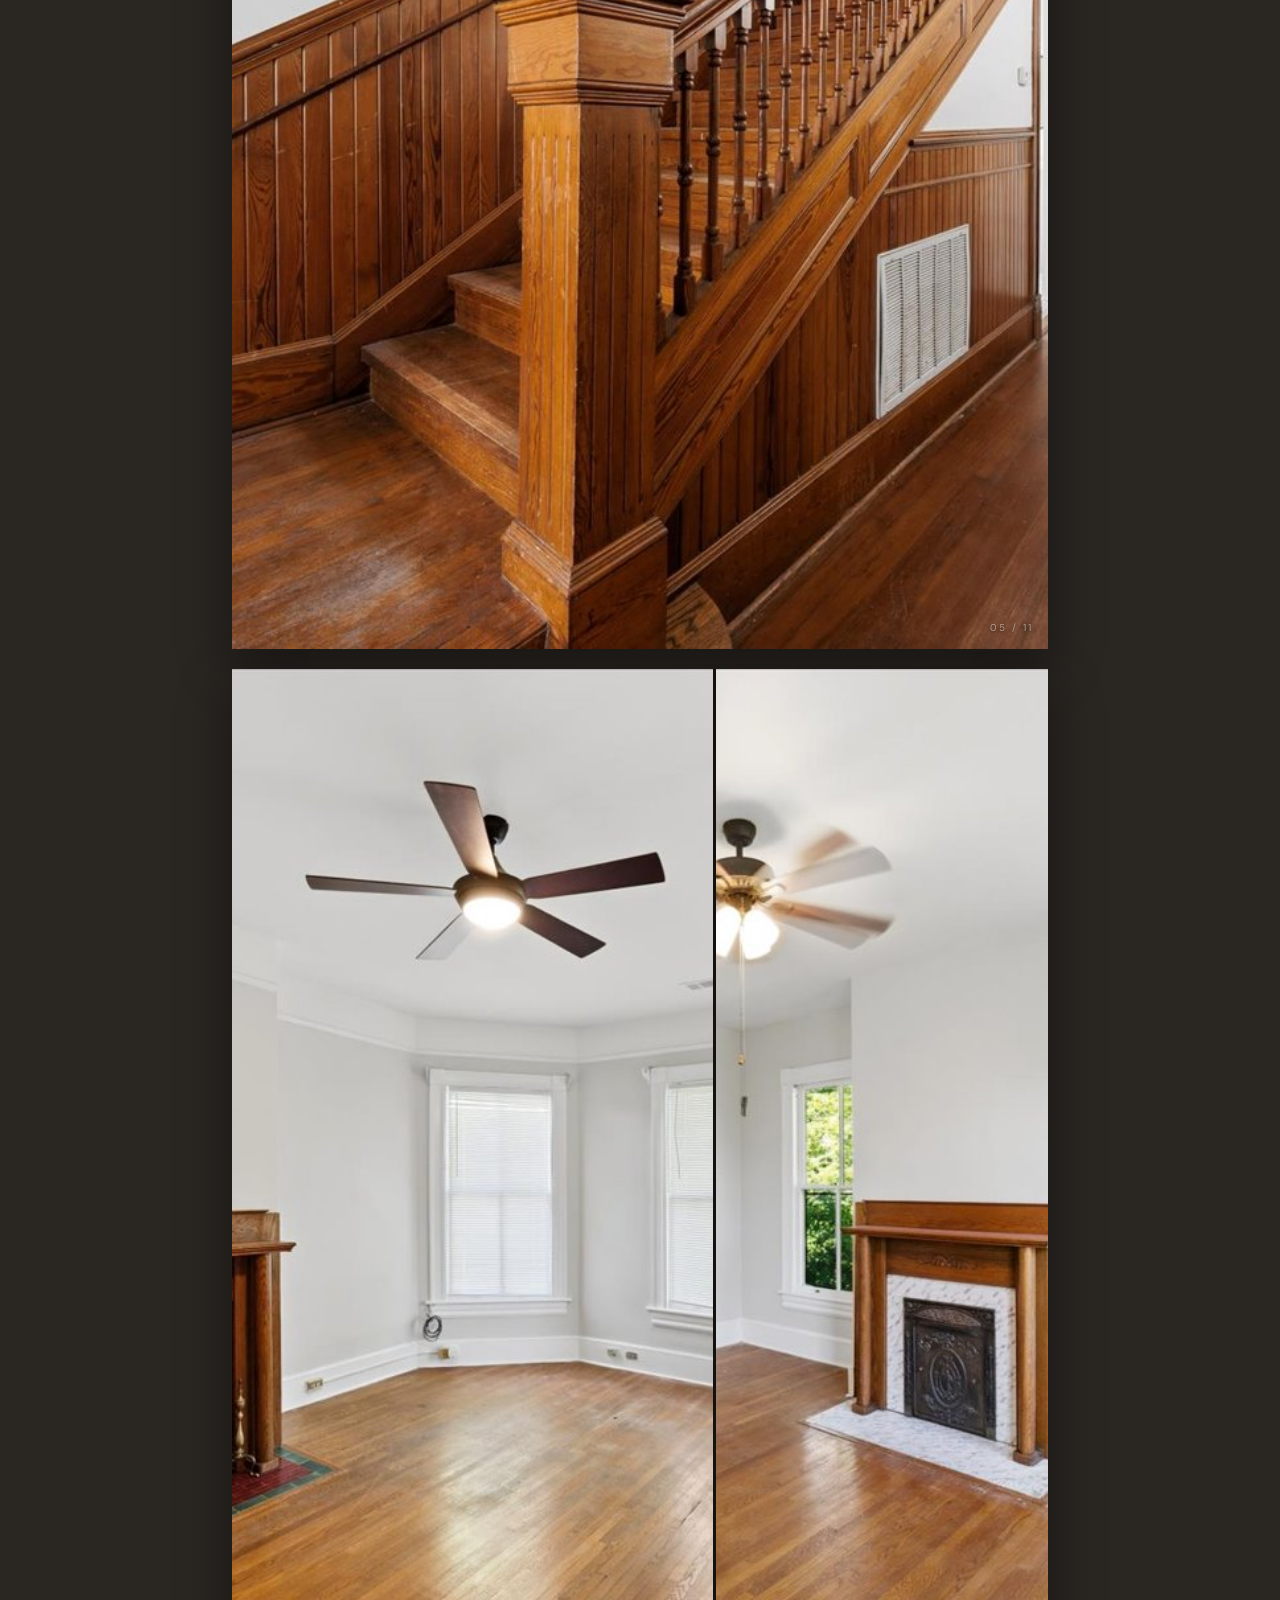
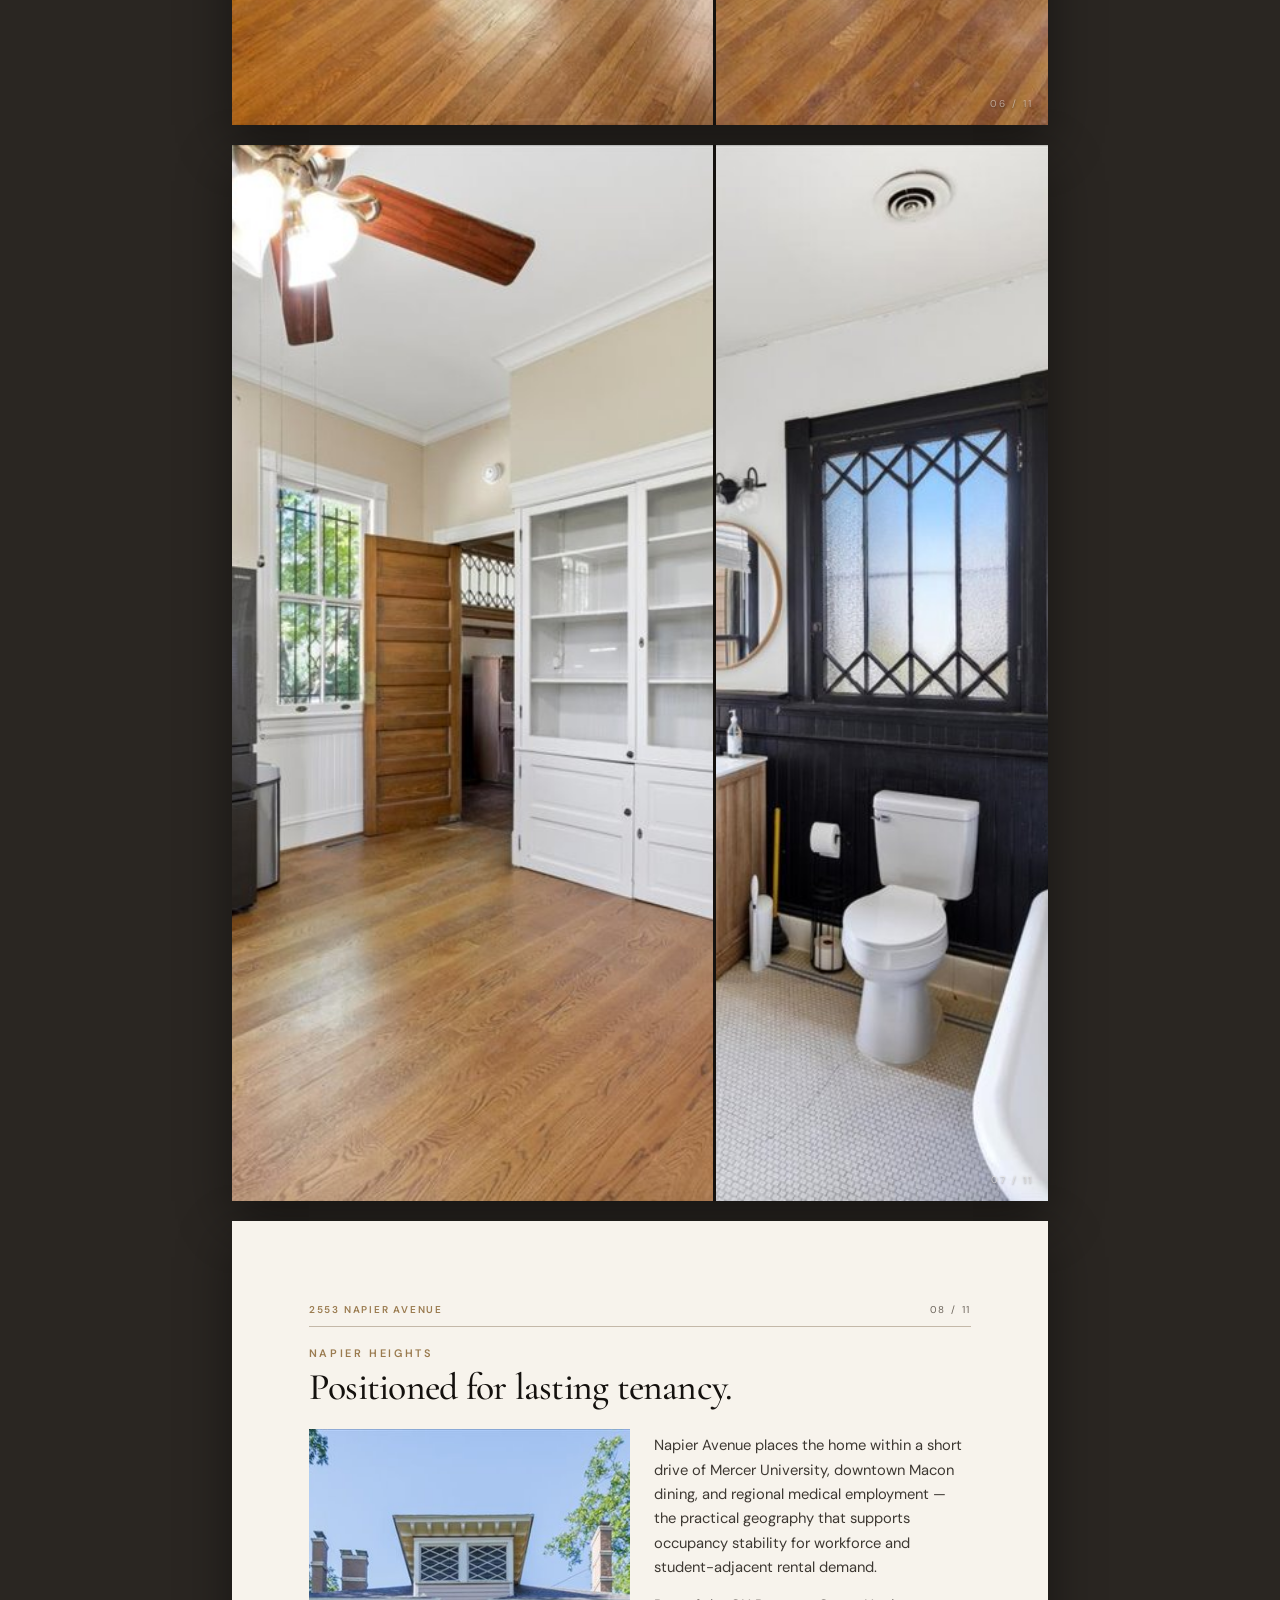
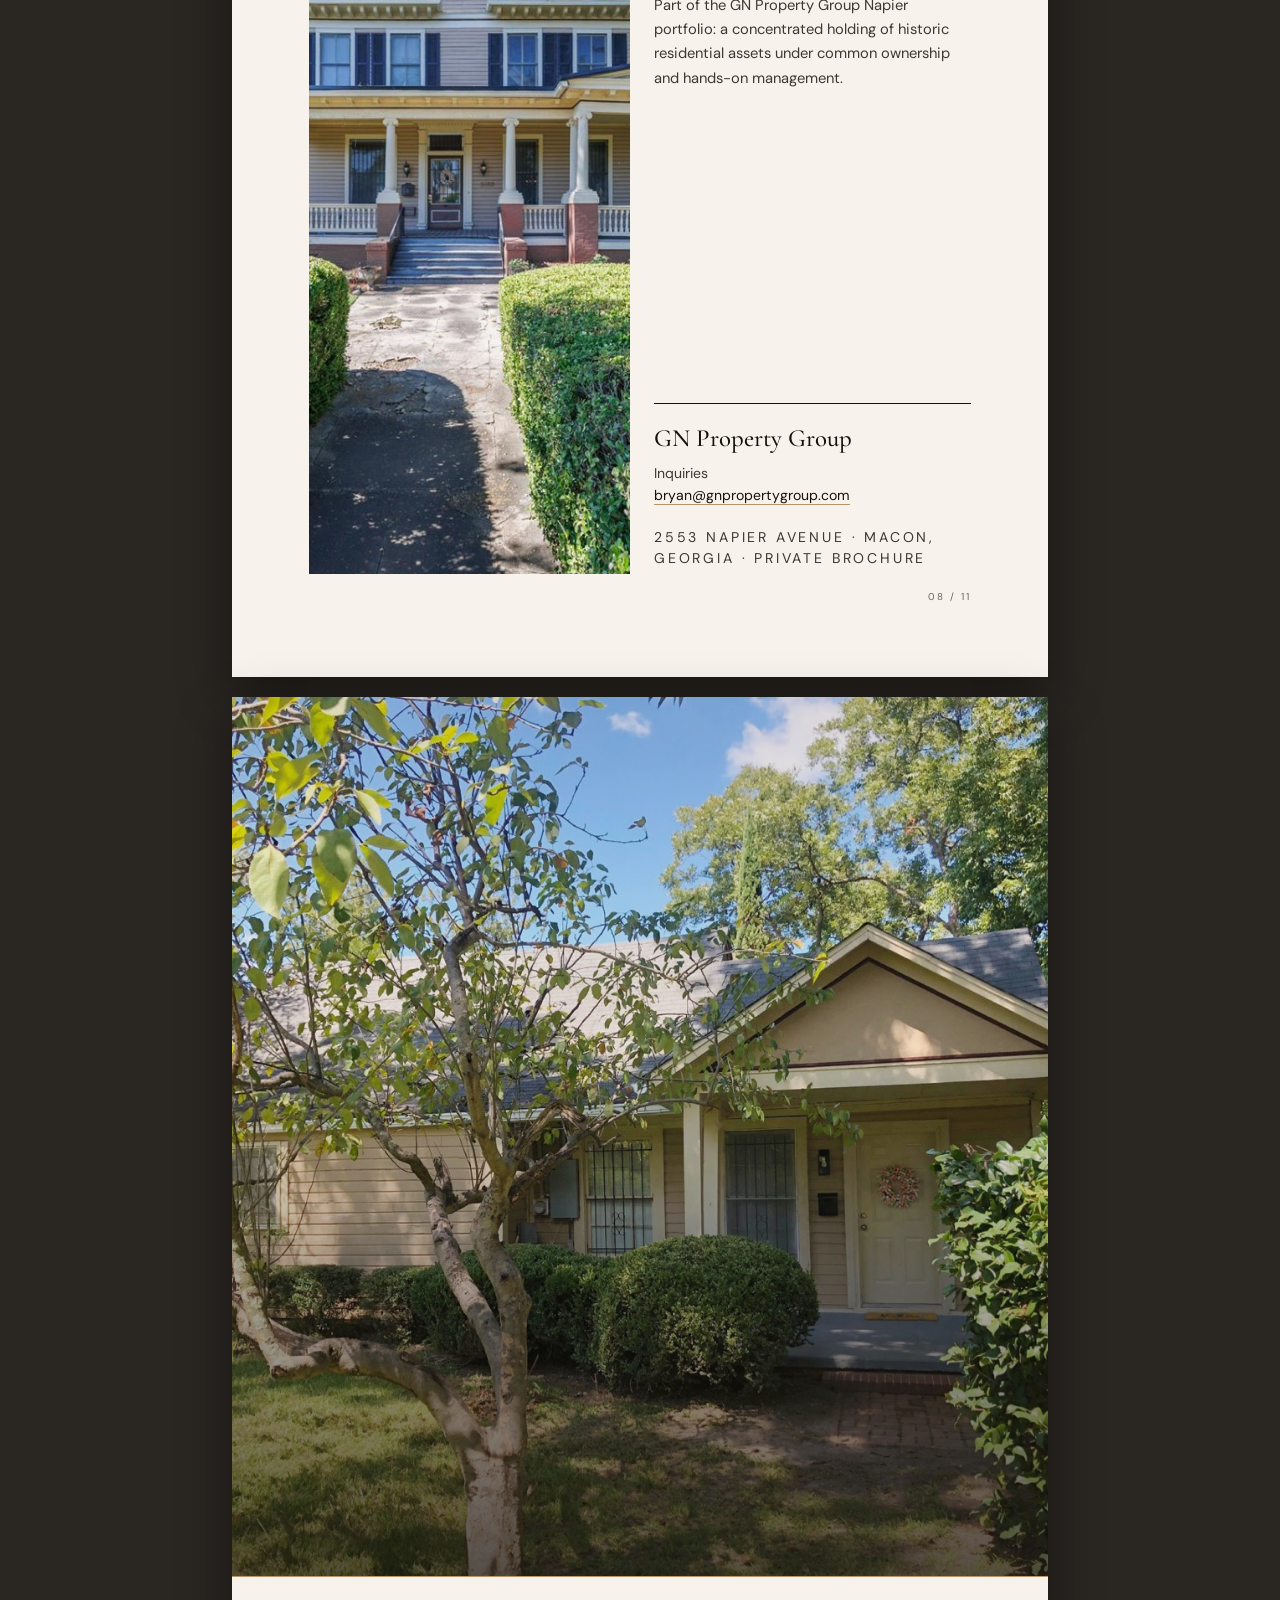
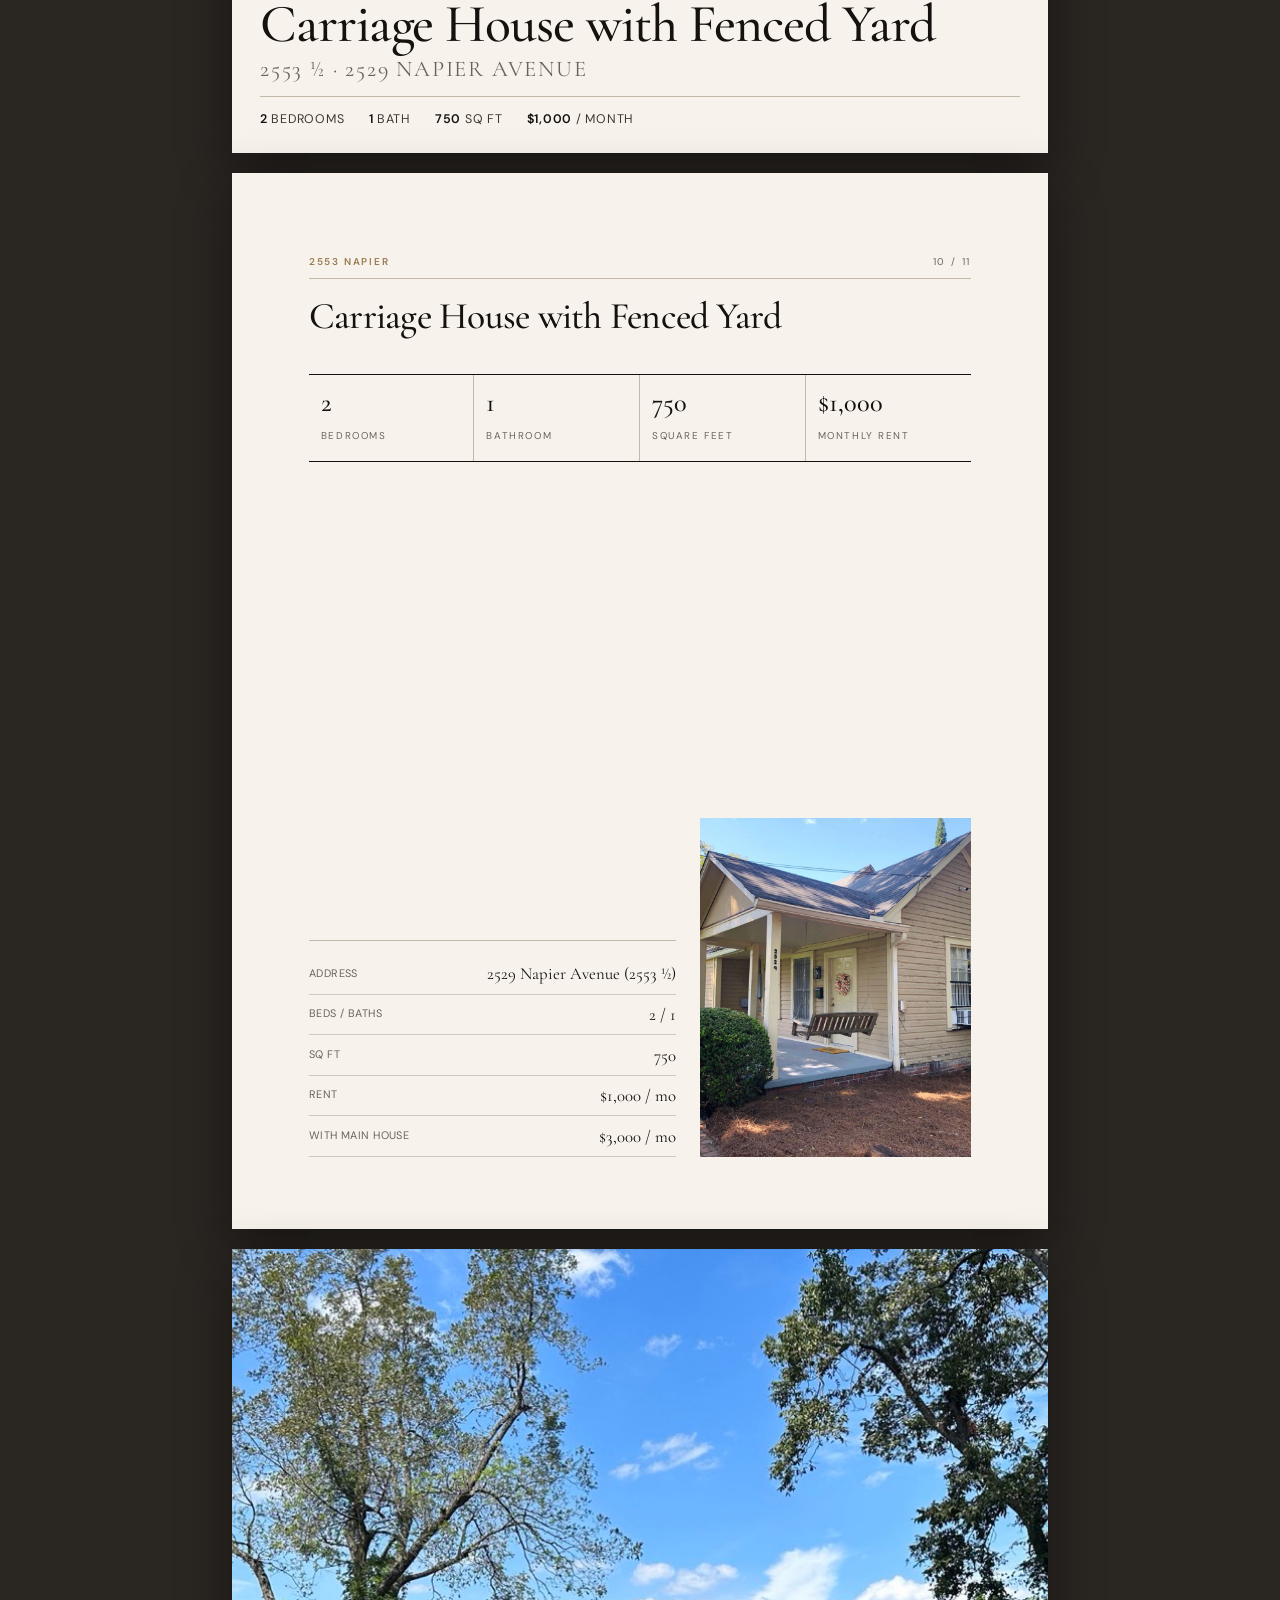
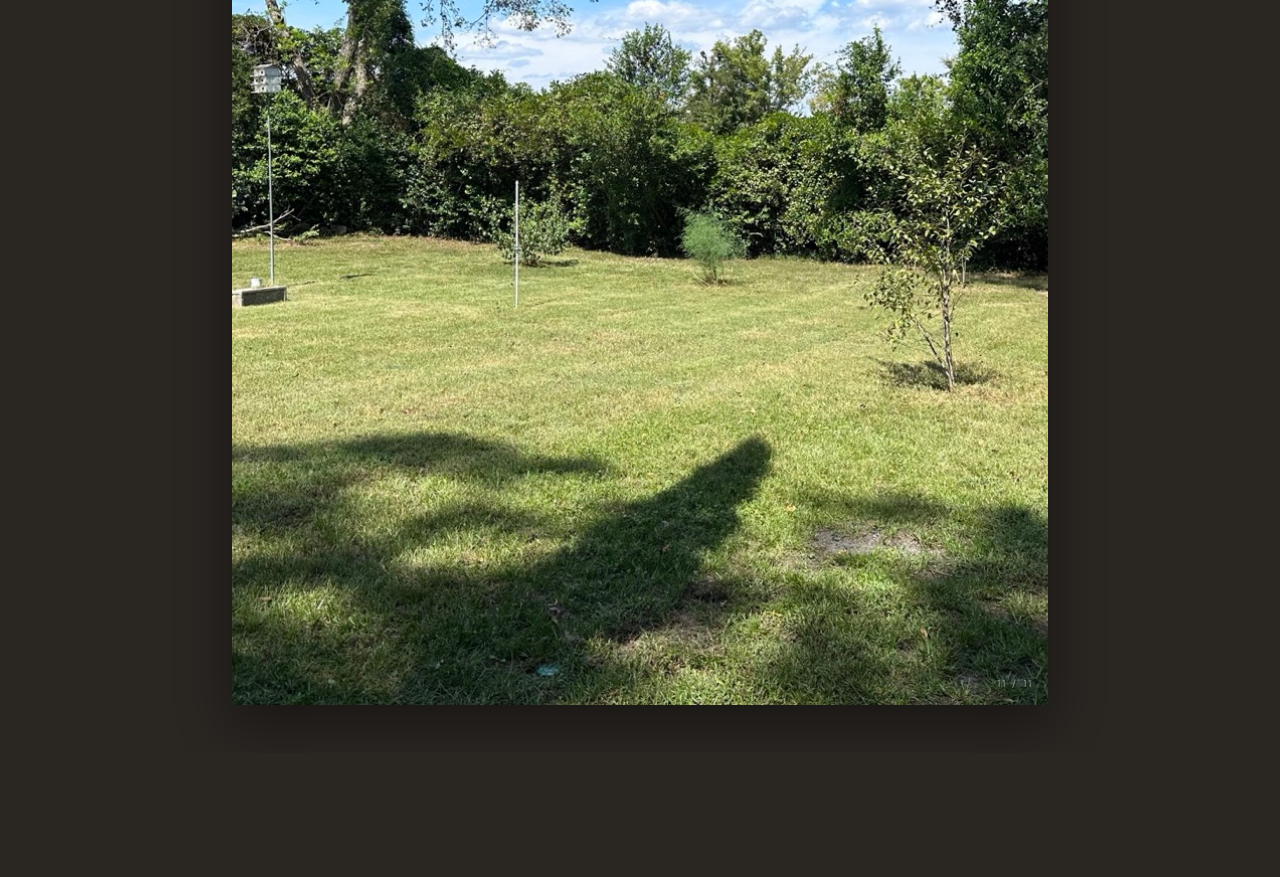
<file: flyers/2529-napier.html>
<!DOCTYPE html>
<html lang="en">
<head>
    <meta charset="UTF-8">
    <title>2529 Napier Avenue · See 2553 Napier Avenue</title>
    <meta http-equiv="refresh" content="0; url=2553-napier.html">
    <meta name="robots" content="noindex">
    <link rel="canonical" href="https://gnpropertygroup.com/flyers/2553-napier.html">
</head>
<body>
    <!-- 2529 Napier is the rear cottage on the 2553 Napier parcel; one brochure covers both. -->
    <p>2529 Napier Avenue is presented with 2553 Napier Avenue.
       Continue to the <a href="2553-napier.html">2553 Napier Avenue brochure</a>.</p>
</body>
</html>
</file>
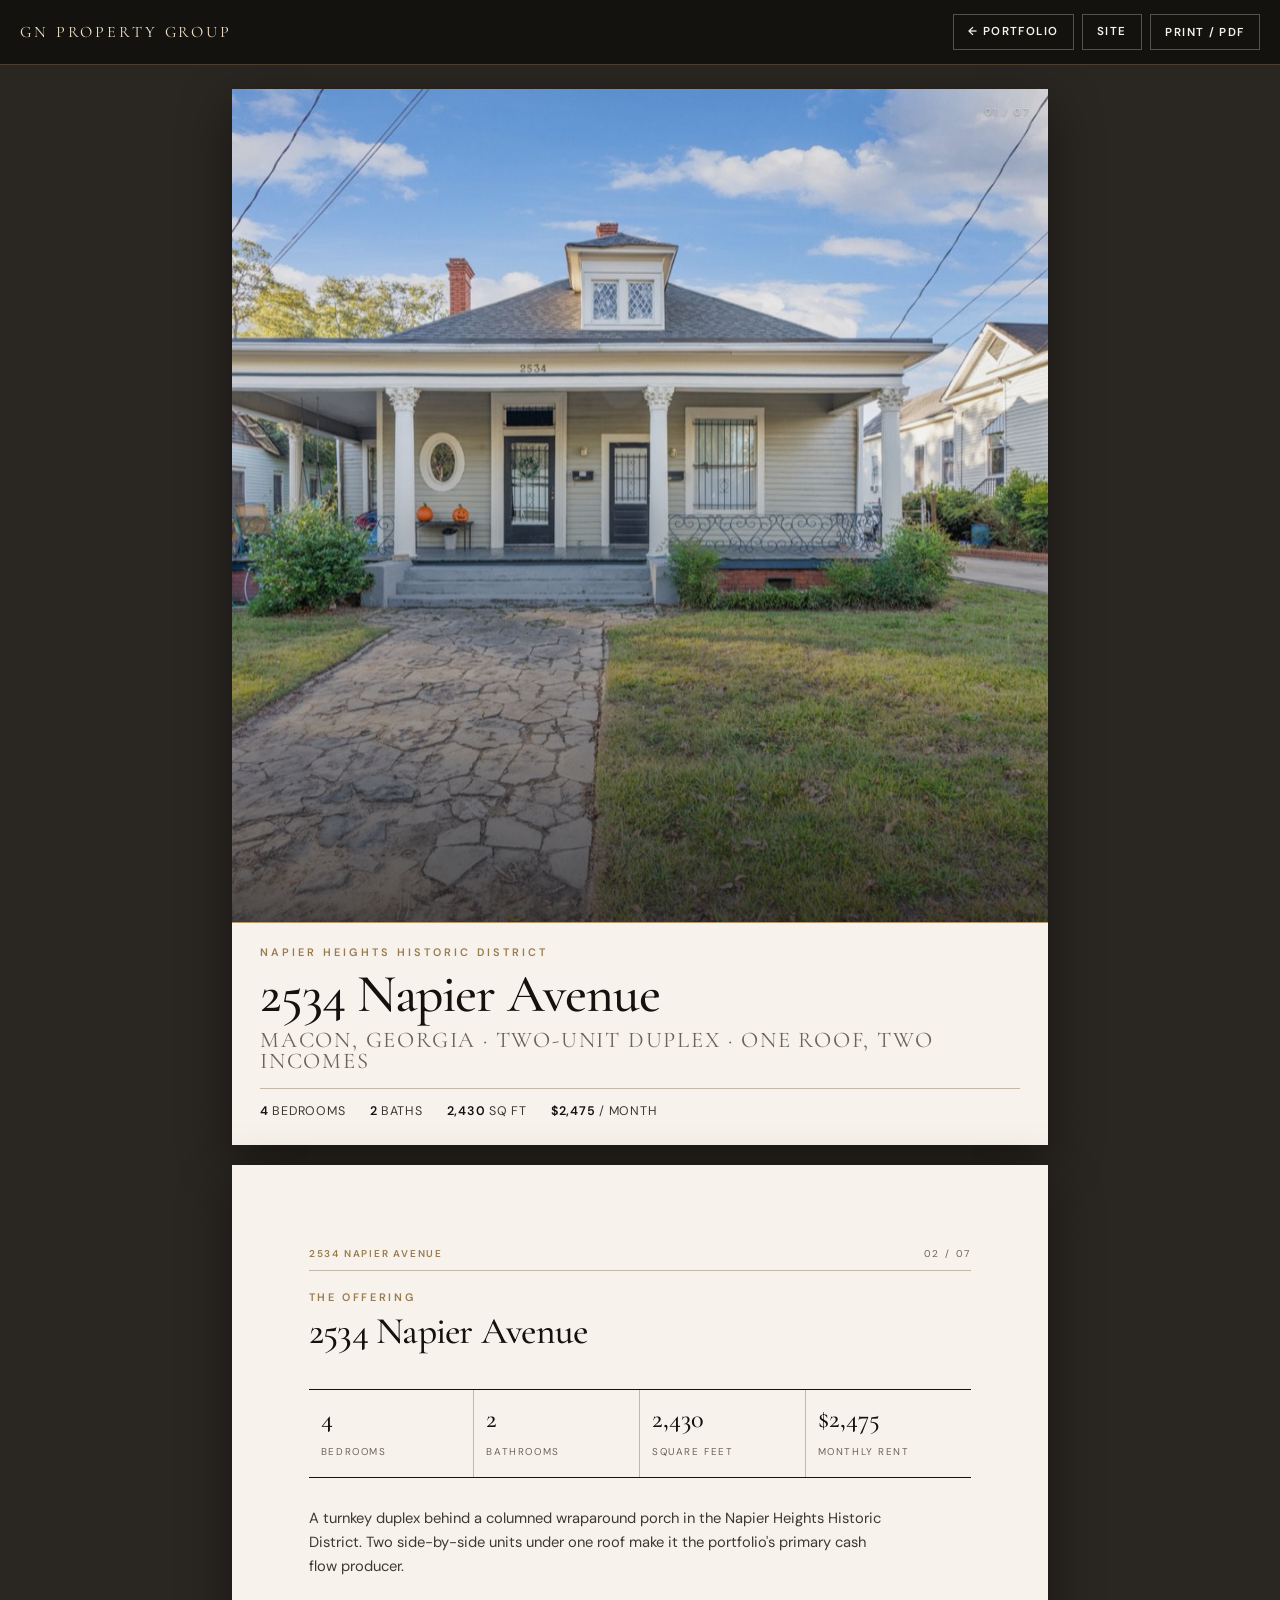
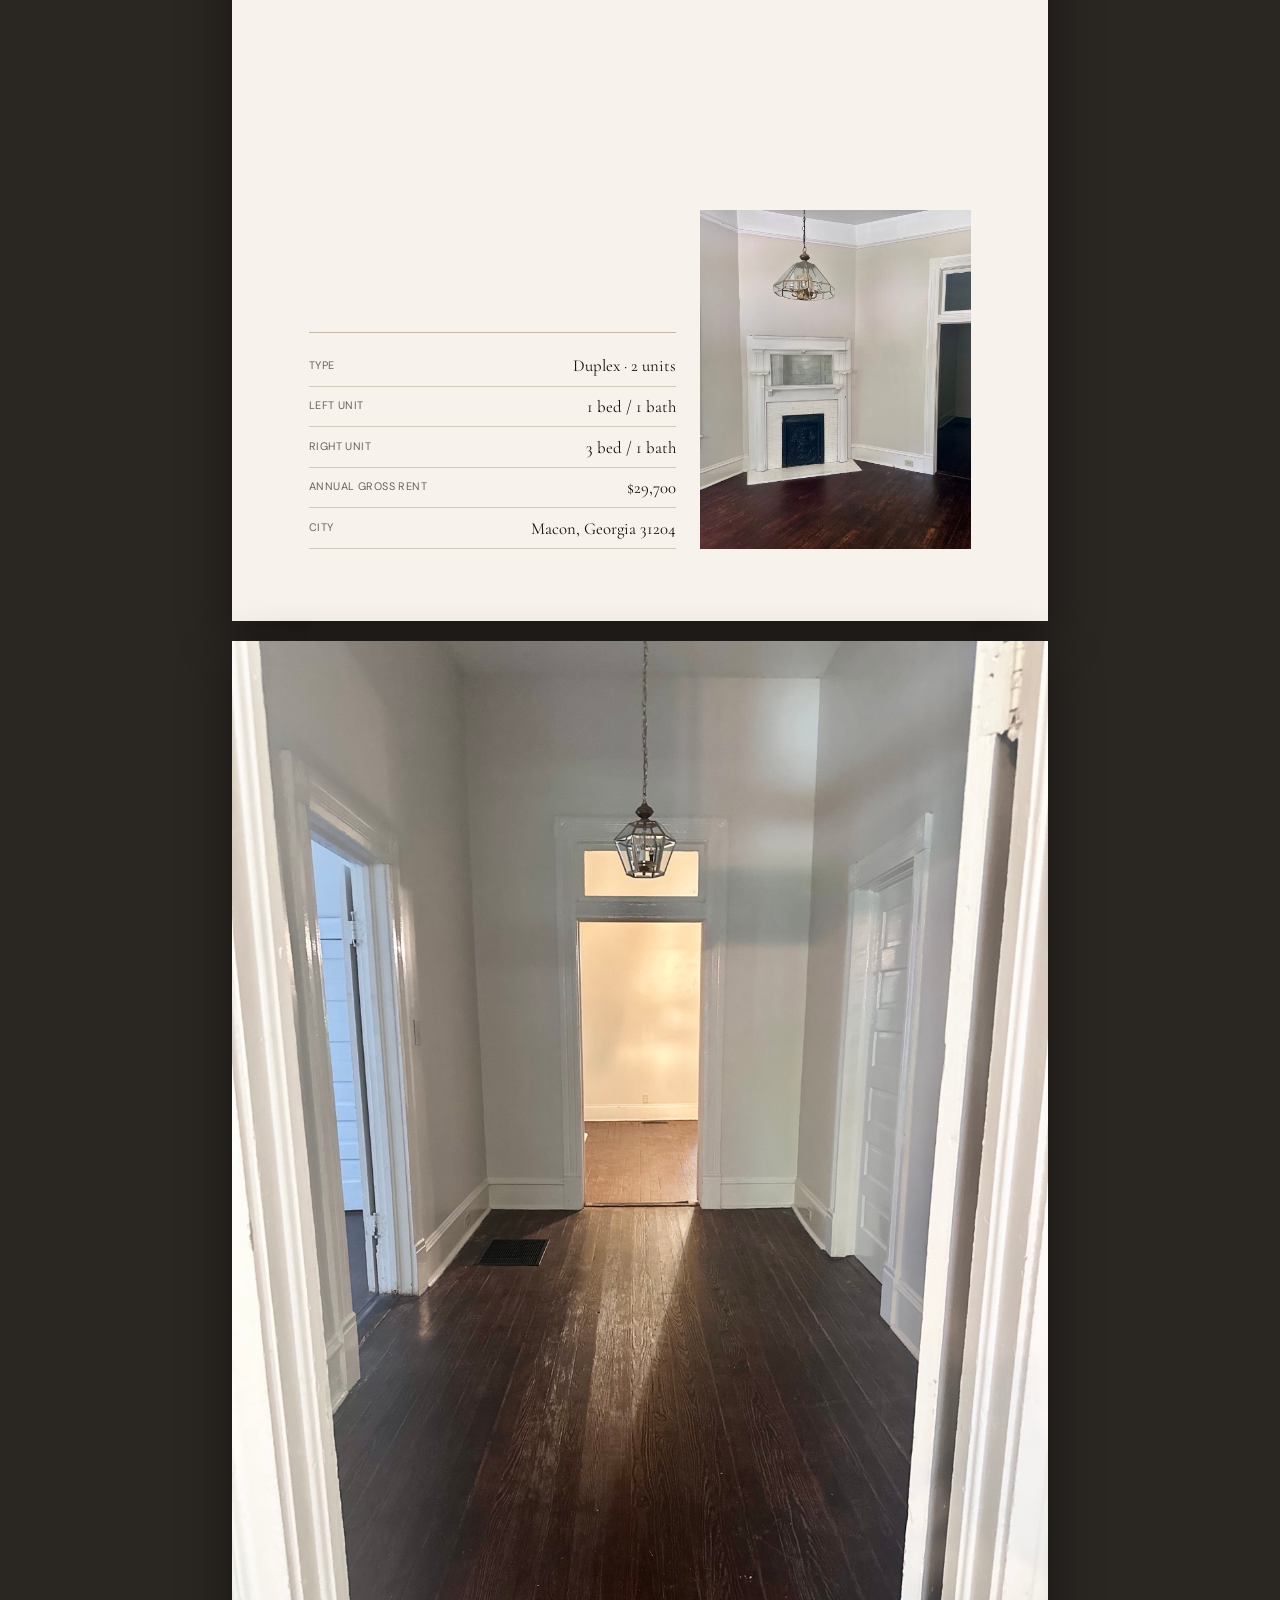
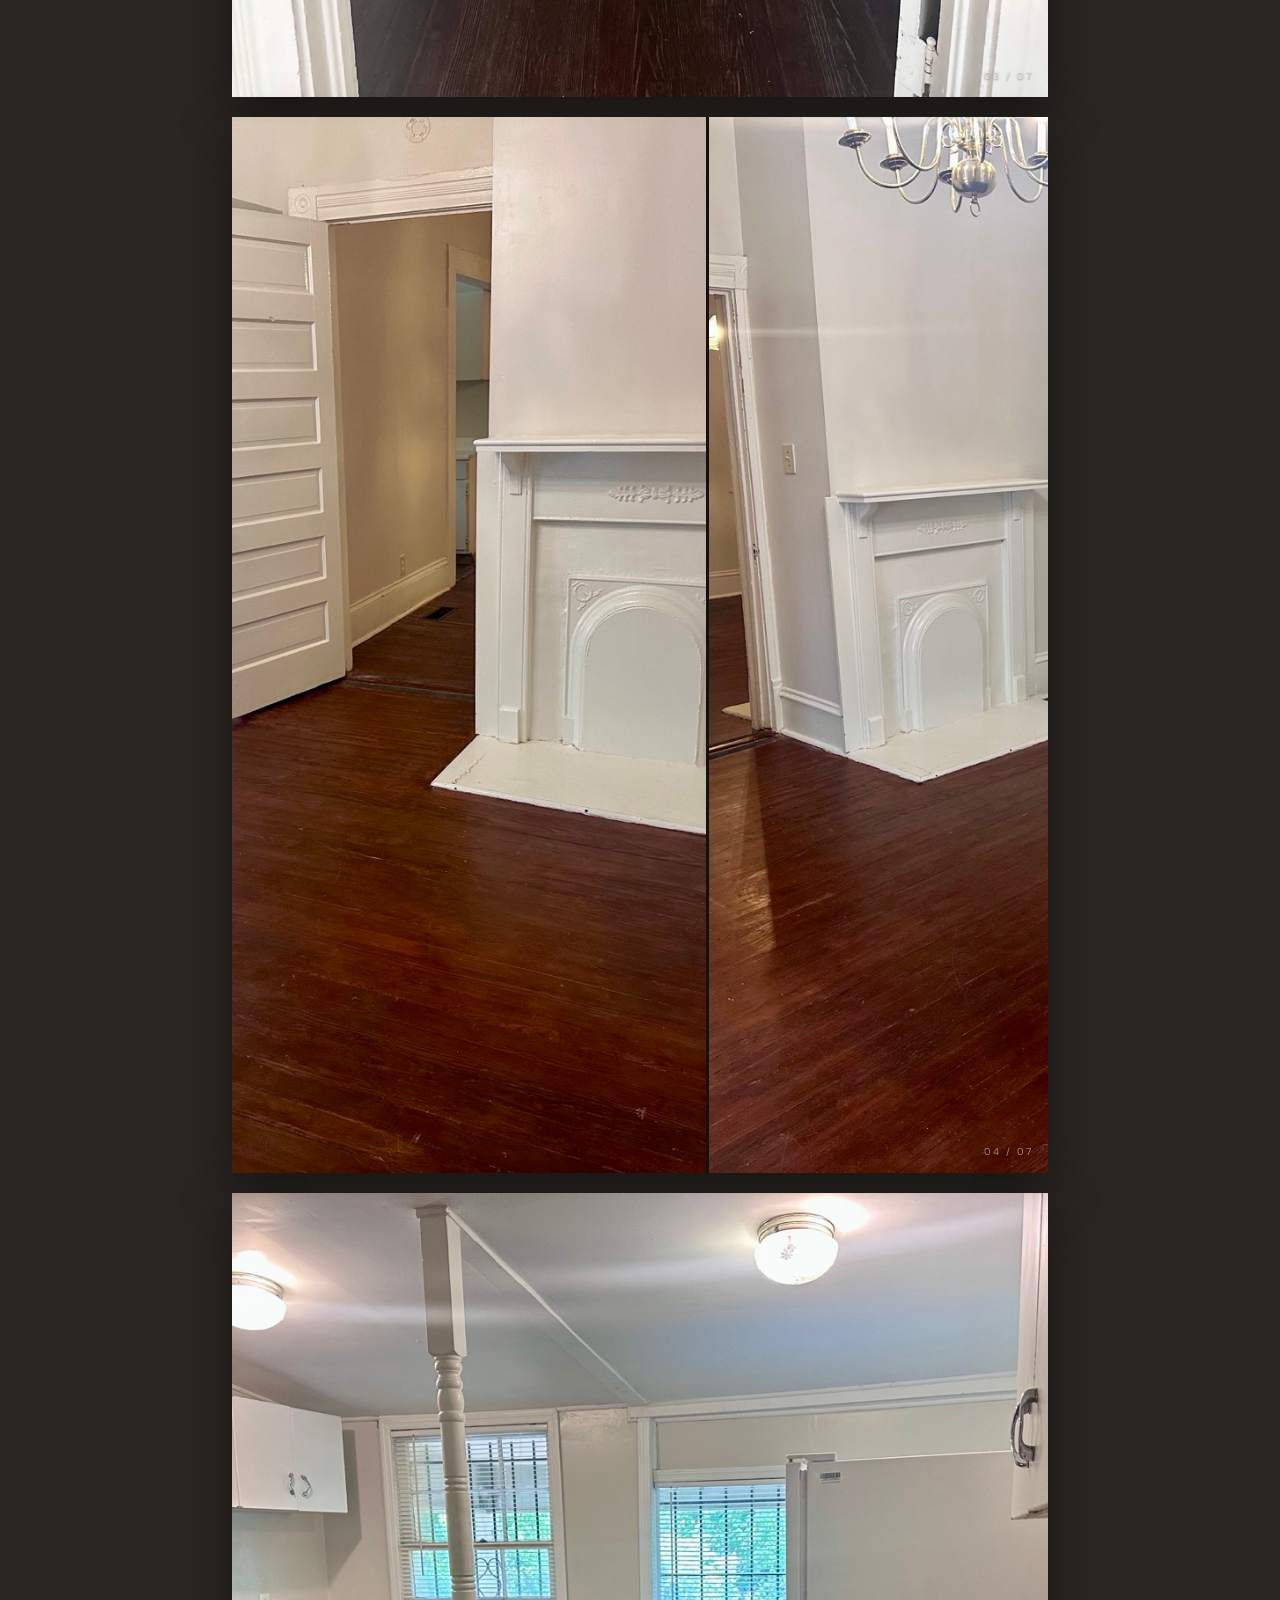
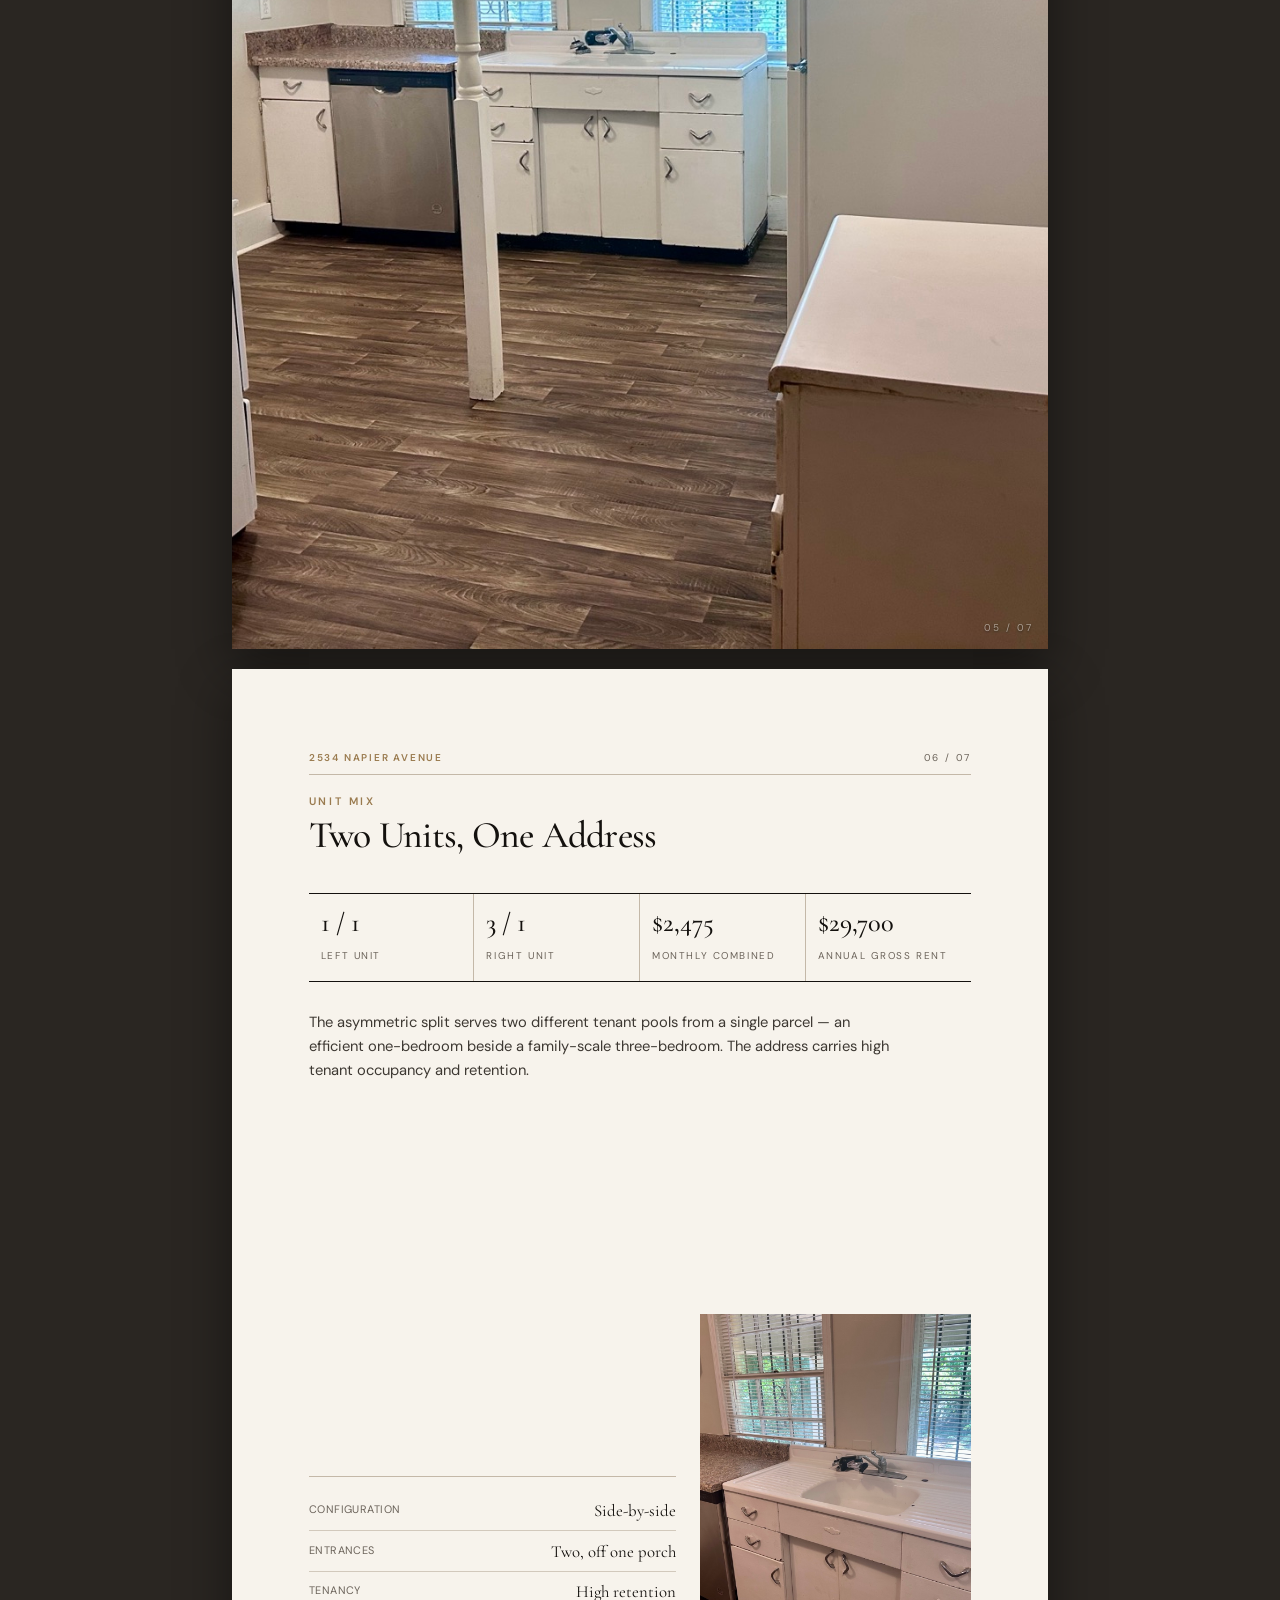
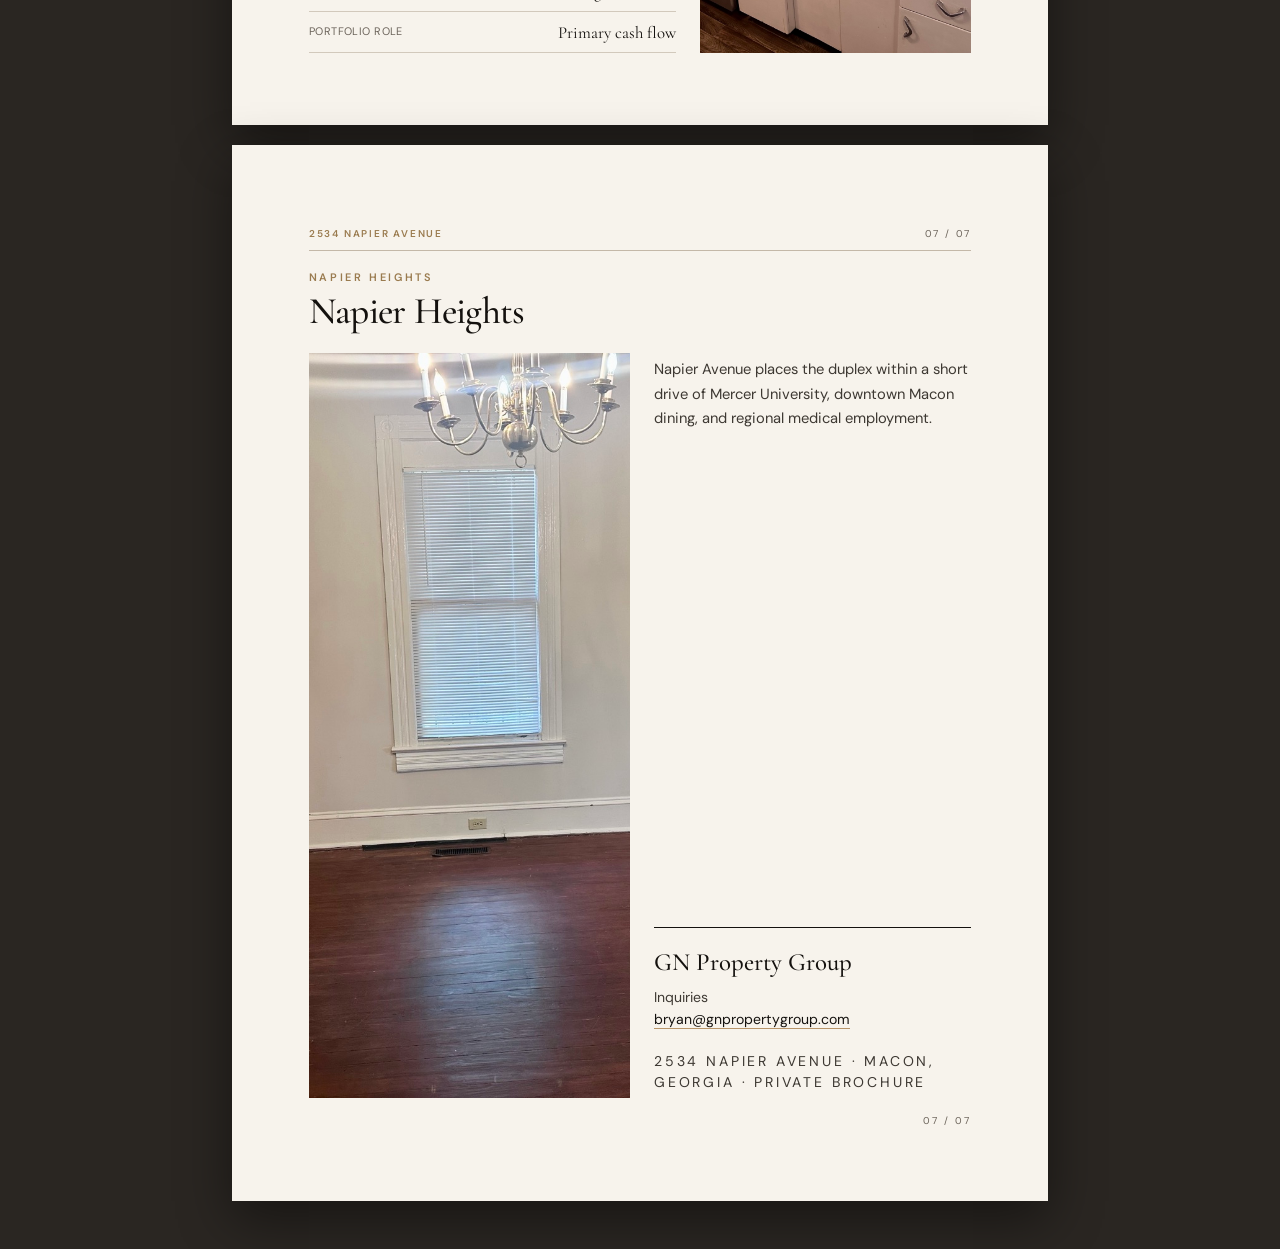
<file: flyers/2534-napier.html>
<!DOCTYPE html>
<html lang="en">
<head>
    <meta charset="UTF-8">
    <meta name="viewport" content="width=device-width, initial-scale=1.0">
    <title>2534 Napier Avenue · Turnkey Duplex | Napier Heights, Macon GA</title>
    <meta name="description" content="Private brochure for 2534 Napier Avenue, Macon GA — turnkey 4-bed, 2-bath duplex, 2,430 sq ft, in 1-bed and 3-bed units. $2,475/month in-place rent, $29,700 gross scheduled per year.">
    <link rel="canonical" href="https://gnpropertygroup.com/flyers/2534-napier.html">
    <link rel="icon" type="image/svg+xml" href="../favicon.svg">
    <meta property="og:title" content="2534 Napier Avenue · Turnkey Duplex">
    <meta property="og:description" content="A turnkey duplex — one-bedroom and three-bedroom units, 2,430 sq ft — and the portfolio's leading cash flow at $2,475/month.">
    <meta property="og:type" content="website">
    <meta property="og:url" content="https://gnpropertygroup.com/flyers/2534-napier.html">
    <meta property="og:site_name" content="GN Property Group">
    <meta property="og:image" content="https://gnpropertygroup.com/images/2534-napier/2534%20Napier%20Ave.jpg">
    <meta property="og:image:alt" content="Front facade of 2534 Napier Avenue, Macon, Georgia">
    <meta name="twitter:card" content="summary_large_image">
    <meta name="twitter:title" content="2534 Napier Avenue · Napier Heights · Macon">
    <meta name="twitter:image" content="https://gnpropertygroup.com/images/2534-napier/2534%20Napier%20Ave.jpg">
    <script type="application/ld+json">
    {
      "@context": "https://schema.org",
      "@type": "RealEstateListing",
      "name": "2534 Napier Avenue — Turnkey Duplex",
      "url": "https://gnpropertygroup.com/flyers/2534-napier.html",
      "image": "https://gnpropertygroup.com/images/2534-napier/2534%20Napier%20Ave.jpg",
      "datePosted": "2026-08-02",
      "about": {
        "@type": "House",
        "name": "2534 Napier Avenue",
        "address": {
          "@type": "PostalAddress",
          "streetAddress": "2534 Napier Ave",
          "addressLocality": "Macon",
          "addressRegion": "GA",
          "postalCode": "31204",
          "addressCountry": "US"
        },
        "numberOfBedrooms": 4,
        "numberOfBathroomsTotal": 2,
        "floorSize": { "@type": "QuantitativeValue", "value": 2430, "unitCode": "FTK" },
        "image": "https://gnpropertygroup.com/images/2534-napier/2534%20Napier%20Ave.jpg"
      },
      "provider": {
        "@type": "RealEstateAgent",
        "name": "GN Property Group",
        "email": "bryan@gnpropertygroup.com",
        "url": "https://gnpropertygroup.com/"
      }
    }
    </script>
    <script type="application/ld+json">
    {
      "@context": "https://schema.org",
      "@type": "BreadcrumbList",
      "itemListElement": [
        { "@type": "ListItem", "position": 1, "name": "Napier Properties", "item": "https://gnpropertygroup.com/" },
        { "@type": "ListItem", "position": 2, "name": "Portfolio", "item": "https://gnpropertygroup.com/portfolio.html" },
        { "@type": "ListItem", "position": 3, "name": "2534 Napier Avenue" }
      ]
    }
    </script>
    <link rel="preconnect" href="https://fonts.googleapis.com">
    <link rel="preconnect" href="https://fonts.gstatic.com" crossorigin>
    <link href="https://fonts.googleapis.com/css2?family=Cormorant+Garamond:ital,wght@0,400;0,500;0,600;1,400&family=DM+Sans:wght@400;500;600&display=swap" rel="stylesheet">
    <style>
        /* 2534 Napier — two-unit duplex. Frames chosen after viewing the set. */
        :root {
            --ink: #14110e;
            --ink-soft: #3d3832;
            --muted: #6b635a;
            --rule: #c4b8a8;
            --paper: #f7f3ec;
            --paper-deep: #efe8dc;
            --gold: #9a7b4f;
            --gold-line: #b8956a;
            --serif: "Cormorant Garamond", Georgia, "Times New Roman", serif;
            --sans: "DM Sans", system-ui, sans-serif;
            --page-w: 8.5in;
            --page-h: 11in;
        }

        * { box-sizing: border-box; margin: 0; padding: 0; }
        html { background: #2a2622; }
        body {
            font-family: var(--sans);
            color: var(--ink);
            background: #2a2622;
            line-height: 1.5;
            -webkit-font-smoothing: antialiased;
        }
        img { display: block; width: 100%; height: 100%; object-fit: cover; }

        .toolbar {
            position: sticky; top: 0; z-index: 50;
            display: flex; justify-content: space-between; align-items: center;
            gap: 1rem; flex-wrap: wrap;
            padding: 0.85rem 1.25rem;
            background: rgba(20, 17, 14, 0.94);
            border-bottom: 1px solid rgba(184, 149, 106, 0.35);
            color: var(--paper);
        }
        .toolbar a, .toolbar button {
            font-family: var(--sans); font-size: 0.72rem; font-weight: 600;
            letter-spacing: 0.12em; text-transform: uppercase;
            color: var(--paper); background: transparent;
            border: 1px solid rgba(247, 243, 236, 0.28);
            padding: 0.55rem 0.9rem; text-decoration: none; cursor: pointer;
        }
        .toolbar a:hover, .toolbar button:hover { border-color: var(--gold-line); color: #f0e2c8; }
        .toolbar .brand {
            font-family: var(--serif); font-size: 1rem; letter-spacing: 0.18em;
            text-transform: uppercase; color: #f0e2c8; border: none; padding: 0;
        }

        .stack {
            max-width: calc(var(--page-w) + 2rem);
            margin: 0 auto;
            padding: 1.5rem 1rem 3rem;
            display: flex; flex-direction: column; gap: 1.25rem;
        }

        .sheet {
            width: 100%; max-width: var(--page-w); min-height: var(--page-h);
            margin: 0 auto; background: var(--paper); color: var(--ink);
            box-shadow: 0 18px 50px rgba(0, 0, 0, 0.45);
            position: relative; overflow: hidden;
            page-break-after: always; break-after: page;
        }

        .cover {
            display: grid; grid-template-rows: 1fr auto;
            min-height: var(--page-h); background: var(--ink);
        }
        .cover-hero { position: relative; min-height: 7.6in; overflow: hidden; }
        .cover-hero::after {
            content: ""; position: absolute; inset: 0; pointer-events: none;
            background: linear-gradient(180deg, rgba(20,17,14,0.12) 0%, rgba(20,17,14,0.04) 42%, rgba(20,17,14,0.7) 100%);
        }
        .cover-hero img { position: absolute; inset: 0; width: 100%; height: 100%; object-fit: cover; }
        .cover-plate {
            background: var(--paper); padding: 1.35rem 1.75rem 1.5rem;
            border-top: 1px solid var(--gold-line);
        }
        .cover-kicker {
            font-size: 0.68rem; font-weight: 600; letter-spacing: 0.28em;
            text-transform: uppercase; color: var(--gold); margin-bottom: 0.55rem;
        }
        .cover-plate h1 {
            font-family: var(--serif); font-weight: 500;
            font-size: clamp(2.4rem, 5vw, 3.35rem); line-height: 0.95;
            letter-spacing: -0.02em; color: var(--ink);
        }
        .cover-plate h1 span {
            display: block; font-size: 0.42em; font-weight: 400;
            letter-spacing: 0.08em; text-transform: uppercase;
            color: var(--muted); margin-top: 0.55rem;
        }
        .cover-meta {
            margin-top: 1rem; display: flex; flex-wrap: wrap; gap: 0.65rem 1.5rem;
            font-size: 0.78rem; letter-spacing: 0.06em; text-transform: uppercase;
            color: var(--ink-soft); border-top: 1px solid var(--rule); padding-top: 0.85rem;
        }
        .cover-meta strong { color: var(--ink); font-weight: 600; }

        .page-mark {
            position: absolute; bottom: 0.85rem; right: 0.95rem;
            font-size: 0.62rem; letter-spacing: 0.2em; text-transform: uppercase;
            color: var(--muted); z-index: 2;
        }
        .cover .page-mark {
            color: rgba(247, 243, 236, 0.55); top: 1rem; bottom: auto; right: 1.1rem;
            text-shadow: 0 1px 2px rgba(0,0,0,0.4);
        }

        .interior {
            padding: 0.85in 0.8in 0.75in; min-height: var(--page-h);
            display: flex; flex-direction: column;
        }
        .running {
            display: flex; justify-content: space-between; align-items: baseline;
            font-size: 0.62rem; letter-spacing: 0.18em; text-transform: uppercase;
            color: var(--muted); border-bottom: 1px solid var(--rule);
            padding-bottom: 0.55rem; margin-bottom: 1.1rem;
        }
        .running strong { color: var(--gold); font-weight: 600; }
        .eyebrow {
            font-size: 0.68rem; font-weight: 600; letter-spacing: 0.24em;
            text-transform: uppercase; color: var(--gold); margin-bottom: 0.45rem;
        }
        h2 {
            font-family: var(--serif); font-weight: 500; font-size: 2.35rem;
            line-height: 1.05; letter-spacing: -0.02em; color: var(--ink);
            margin-bottom: 0.85rem;
        }
        .body-copy {
            font-size: 0.92rem; line-height: 1.65; color: var(--ink-soft); max-width: 58ch;
        }

        .spec-strip {
            display: grid; grid-template-columns: repeat(4, 1fr); gap: 0;
            margin: 1.5rem 0 1.75rem;
            border-top: 1px solid var(--ink); border-bottom: 1px solid var(--ink);
        }
        .spec { padding: 0.95rem 0.75rem; border-right: 1px solid var(--rule); }
        .spec:last-child { border-right: none; }
        .spec b {
            display: block; font-family: var(--serif); font-size: 1.65rem;
            font-weight: 500; line-height: 1; color: var(--ink); margin-bottom: 0.35rem;
        }
        .spec span {
            font-size: 0.62rem; letter-spacing: 0.16em; text-transform: uppercase; color: var(--muted);
        }

        .two-col {
            display: grid; grid-template-columns: 1.15fr 0.85fr; gap: 1.5rem;
            margin-top: auto; align-items: end;
        }
        .facts { list-style: none; border-top: 1px solid var(--rule); padding-top: 0.85rem; }
        .facts li {
            display: flex; justify-content: space-between; gap: 1rem;
            padding: 0.45rem 0;
            border-bottom: 1px solid color-mix(in srgb, var(--rule) 70%, transparent);
            font-size: 0.84rem;
        }
        .facts li span:first-child {
            color: var(--muted); letter-spacing: 0.04em; text-transform: uppercase;
            font-size: 0.68rem; padding-top: 0.2rem;
        }
        .facts li span:last-child {
            font-family: var(--serif); font-size: 1.05rem; color: var(--ink); text-align: right;
        }
        .inset-photo {
            aspect-ratio: 4 / 5; overflow: hidden; background: var(--paper-deep);
        }

        /* Full photo sheets — crop per frame */
        .frame {
            min-height: var(--page-h); background: #14110e;
            position: relative; overflow: hidden;
        }
        .frame img {
            position: absolute; inset: 0; width: 100%; height: 100%; object-fit: cover;
        }
        .frame .page-mark {
            color: rgba(247, 243, 236, 0.55);
            text-shadow: 0 1px 2px rgba(0,0,0,0.45);
        }

        /* 2534-specific crops (from viewing each shot) */
        .f-cover img { object-position: 55% 45%; }        /* columns + both doors, bins trimmed */
        .f-hall img { object-position: 50% 42%; }         /* lantern + transom + floor depth */
        .f-kitchen img { object-position: 45% 55%; }      /* drainboard sink + dishwasher */

        .frame-pair {
            min-height: var(--page-h);
            display: grid; grid-template-columns: 1.4fr 1fr; gap: 0.2rem;
            background: #14110e; position: relative;
        }
        .frame-pair .pane {
            position: relative; overflow: hidden; min-height: var(--page-h);
        }
        .frame-pair .pane img {
            position: absolute; inset: 0; width: 100%; height: 100%; object-fit: cover;
        }
        .frame-pair .page-mark {
            position: absolute; z-index: 2; bottom: 0.85rem; right: 0.95rem;
            color: rgba(247, 243, 236, 0.55); text-shadow: 0 1px 2px rgba(0,0,0,0.45);
        }

        .close-grid {
            display: grid; grid-template-columns: 1fr 1fr; gap: 1.25rem;
            margin-top: 0.5rem; flex: 1;
        }
        .close-grid .portrait {
            min-height: 5.5in; overflow: hidden; background: var(--paper-deep);
        }
        .close-copy {
            display: flex; flex-direction: column; justify-content: space-between;
            padding: 0.25rem 0 0.25rem 0.25rem;
        }
        .contact-block {
            border-top: 1px solid var(--ink); padding-top: 1rem; margin-top: 1.5rem;
        }
        .contact-block h3 {
            font-family: var(--serif); font-weight: 500; font-size: 1.55rem; margin-bottom: 0.35rem;
        }
        .contact-block p { font-size: 0.88rem; color: var(--ink-soft); line-height: 1.55; }
        .contact-block a {
            color: var(--ink); text-decoration: none; border-bottom: 1px solid var(--gold-line);
        }
        .sign-off {
            margin-top: 1.25rem; font-size: 0.62rem; letter-spacing: 0.2em;
            text-transform: uppercase; color: var(--muted);
        }

        @media (max-width: 720px) {
            .sheet { min-height: auto; }
            .cover-hero { min-height: 58vh; }
            .spec-strip { grid-template-columns: 1fr 1fr; }
            .spec:nth-child(2) { border-right: none; }
            .spec:nth-child(1), .spec:nth-child(2) { border-bottom: 1px solid var(--rule); }
            .two-col, .close-grid, .frame-pair { grid-template-columns: 1fr; }
            .frame-pair .pane { min-height: 50vh; }
            .frame { min-height: 70vh; }
            .interior { padding: 1.25rem 1.1rem 1.5rem; }
        }
        @media print {
            html, body { background: #fff !important; }
            .toolbar { display: none !important; }
            .stack { max-width: none; padding: 0; gap: 0; }
            .sheet {
                max-width: none; width: 100%; min-height: 100vh;
                box-shadow: none; margin: 0;
            }
            .cover-hero { min-height: 72vh; }
            .frame, .frame-pair, .frame-pair .pane { min-height: 100vh; }
            @page { size: letter; margin: 0; }
        }
    </style>
    <link rel="stylesheet" href="../css/mobile-app.css">
    <meta name="theme-color" content="#14110e">
    <style>@view-transition { navigation: auto; }</style>
</head>
<body class="has-inquire">

    <div class="toolbar">
        <span class="brand">GN Property Group</span>
        <div style="display:flex; gap:0.5rem; flex-wrap:wrap;">
            <a href="../portfolio.html">← Portfolio</a>
            <a href="../index.html">Site</a>
            <button type="button" onclick="window.print()">Print / PDF</button>
        </div>
    </div>

    <div class="stack">

        <!-- 01 COVER · columned porch, both front doors read as two units -->
        <section class="sheet cover">
            <div class="cover-hero f-cover">
                <img src="../images/2534-napier/2534 Napier Ave.jpg" alt="" style="view-transition-name: showing-photo;">
                <span class="page-mark">01 / 07</span>
            </div>
            <div class="cover-plate">
                <p class="cover-kicker">Napier Heights Historic District</p>
                <h1>
                    2534 Napier Avenue
                    <span>Macon, Georgia · Two-unit duplex · One roof, two incomes</span>
                </h1>
                <div class="cover-meta">
                    <span><strong>4</strong> bedrooms</span>
                    <span><strong>2</strong> baths</span>
                    <span><strong>2,430</strong> sq ft</span>
                    <span><strong>$2,475</strong> / month</span>
                </div>
            </div>
        </section>

        <!-- 02 THE OFFERING · numbers + parcel facts -->
        <section class="sheet interior">
            <div class="running">
                <span><strong>2534 Napier Avenue</strong></span>
                <span>02 / 07</span>
            </div>
            <p class="eyebrow">The offering</p>
            <h2>2534 Napier Avenue</h2>
            <div class="spec-strip">
                <div class="spec"><b>4</b><span>Bedrooms</span></div>
                <div class="spec"><b>2</b><span>Bathrooms</span></div>
                <div class="spec"><b>2,430</b><span>Square feet</span></div>
                <div class="spec"><b>$2,475</b><span>Monthly rent</span></div>
            </div>
            <p class="body-copy">
                A turnkey duplex behind a columned wraparound porch in the Napier
                Heights Historic District. Two side-by-side units under one roof
                make it the portfolio's primary cash flow producer.
            </p>
            <div class="two-col">
                <ul class="facts">
                    <li><span>Type</span><span>Duplex · 2 units</span></li>
                    <li><span>Left unit</span><span>1 bed / 1 bath</span></li>
                    <li><span>Right unit</span><span>3 bed / 1 bath</span></li>
                    <li><span>Annual gross rent</span><span>$29,700</span></li>
                    <li><span>City</span><span>Macon, Georgia 31204</span></li>
                </ul>
                <div class="inset-photo">
                    <img src="../images/2534-napier/IMG_5849.jpeg" alt="" style="object-position:40% 55%;">
                </div>
            </div>
        </section>

        <!-- 03 central hall — original heart-pine floors, transom, lantern -->
        <section class="sheet frame f-hall">
            <img src="../images/2534-napier/IMG_5844.jpeg" alt="">
            <span class="page-mark">03 / 07</span>
        </section>

        <!-- 04 two rooms, two mantels — pair -->
        <section class="sheet frame-pair">
            <div class="pane">
                <img src="../images/2534-napier/IMG_5825.jpeg" alt="" style="object-position:60% 50%;">
            </div>
            <div class="pane">
                <img src="../images/2534-napier/IMG_5829.jpeg" alt="" style="object-position:38% 50%;">
            </div>
            <span class="page-mark">04 / 07</span>
        </section>

        <!-- 05 kitchen — vintage drainboard sink is the shot -->
        <section class="sheet frame f-kitchen">
            <img src="../images/2534-napier/IMG_5815.jpeg" alt="">
            <span class="page-mark">05 / 07</span>
        </section>

        <!-- 06 UNIT MIX · the two-income story -->
        <section class="sheet interior">
            <div class="running">
                <span><strong>2534 Napier Avenue</strong></span>
                <span>06 / 07</span>
            </div>
            <p class="eyebrow">Unit mix</p>
            <h2>Two Units, One Address</h2>
            <div class="spec-strip">
                <div class="spec"><b>1 / 1</b><span>Left unit</span></div>
                <div class="spec"><b>3 / 1</b><span>Right unit</span></div>
                <div class="spec"><b>$2,475</b><span>Monthly combined</span></div>
                <div class="spec"><b>$29,700</b><span>Annual gross rent</span></div>
            </div>
            <p class="body-copy">
                The asymmetric split serves two different tenant pools from a single
                parcel — an efficient one-bedroom beside a family-scale three-bedroom.
                The address carries high tenant occupancy and retention.
            </p>
            <div class="two-col">
                <ul class="facts">
                    <li><span>Configuration</span><span>Side-by-side</span></li>
                    <li><span>Entrances</span><span>Two, off one porch</span></li>
                    <li><span>Tenancy</span><span>High retention</span></li>
                    <li><span>Portfolio role</span><span>Primary cash flow</span></li>
                </ul>
                <div class="inset-photo">
                    <img src="../images/2534-napier/IMG_5821.jpeg" alt="" style="object-position:55% 50%;">
                </div>
            </div>
        </section>

        <!-- 07 contact + interior light -->
        <section class="sheet interior">
            <div class="running">
                <span><strong>2534 Napier Avenue</strong></span>
                <span>07 / 07</span>
            </div>
            <p class="eyebrow">Napier Heights</p>
            <h2>Napier Heights</h2>
            <div class="close-grid">
                <div class="portrait">
                    <img src="../images/2534-napier/IMG_5823.jpeg" alt="" style="object-position:45% 50%;">
                </div>
                <div class="close-copy">
                    <div>
                        <p class="body-copy">
                            Napier Avenue places the duplex within a short drive of Mercer
                            University, downtown Macon dining, and regional medical employment.
                        </p>
                    </div>
                    <div class="contact-block">
                        <h3>GN Property Group</h3>
                        <p>
                            Inquiries<br>
                            <a href="mailto:bryan@gnpropertygroup.com">bryan@gnpropertygroup.com</a>
                        </p>
                        <p class="sign-off">2534 Napier Avenue · Macon, Georgia · Private brochure</p>
                    </div>
                </div>
            </div>
            <span class="page-mark" style="position:static;margin-top:1rem;display:block;text-align:right;">07 / 07</span>
        </section>

    </div>


    <!-- Inquire (mobile only) -->
    <button type="button" class="inquire-pill" id="inquirePill" aria-expanded="false" aria-controls="inquireSheet">Inquire</button>
    <div class="inquire-scrim" id="inquireScrim"></div>
    <div class="inquire-sheet" id="inquireSheet" role="dialog" aria-label="Inquire about 2534 Napier Avenue">
        <div class="grab"></div>
        <h3>GN Property Group</h3>
        <p>Private inquiry for 2534 Napier Avenue. Direct to the owner — no brokers, no forms.</p>
        <div class="sheet-actions">
            <a href="mailto:bryan@gnpropertygroup.com?subject=Inquiry%20%C2%B7%202534%20Napier%20Avenue">Email the owner</a>
            <button type="button" onclick="window.print()">Print / Save as PDF</button>
            <a href="../portfolio.html">View the full portfolio</a>
        </div>
        <p class="sign-line">2534 Napier Avenue · Macon, Georgia</p>
    </div>
    <script src="../js/mobile-app.js"></script>
</body>
</html>
</file>
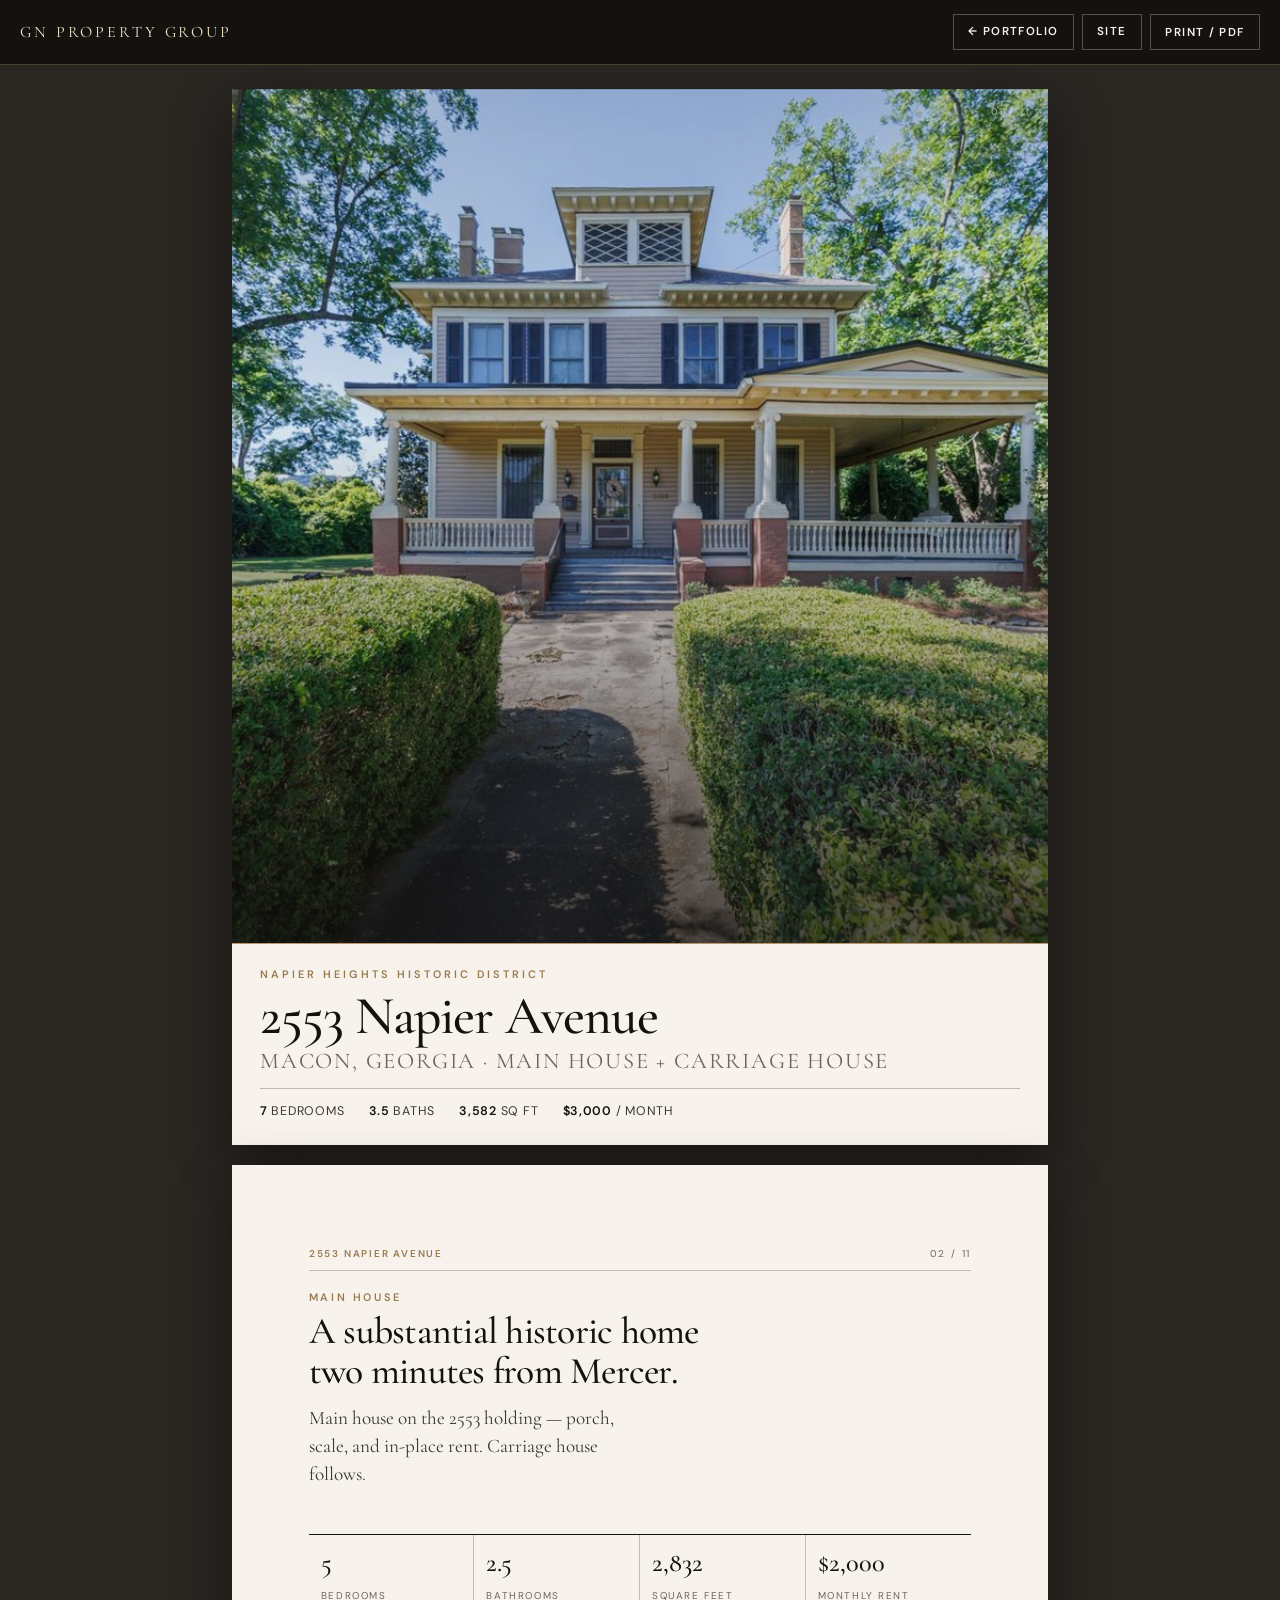
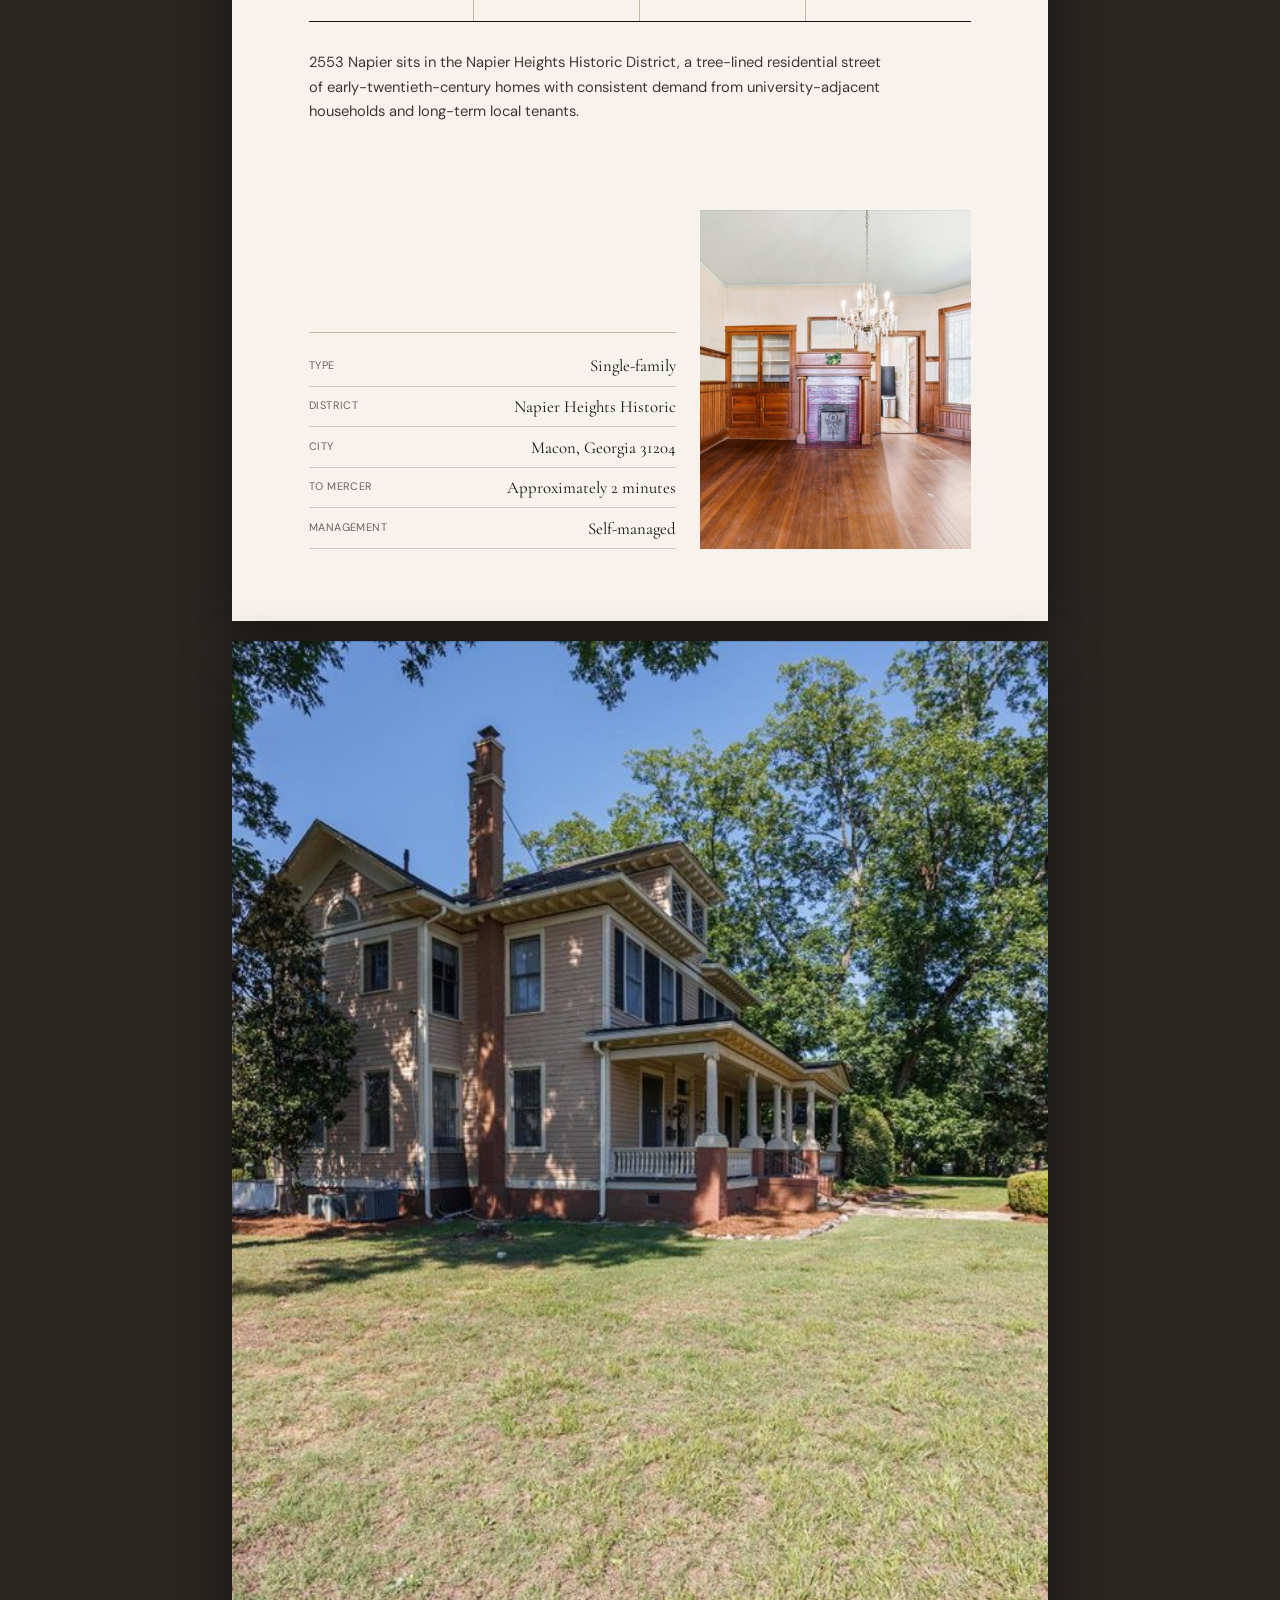
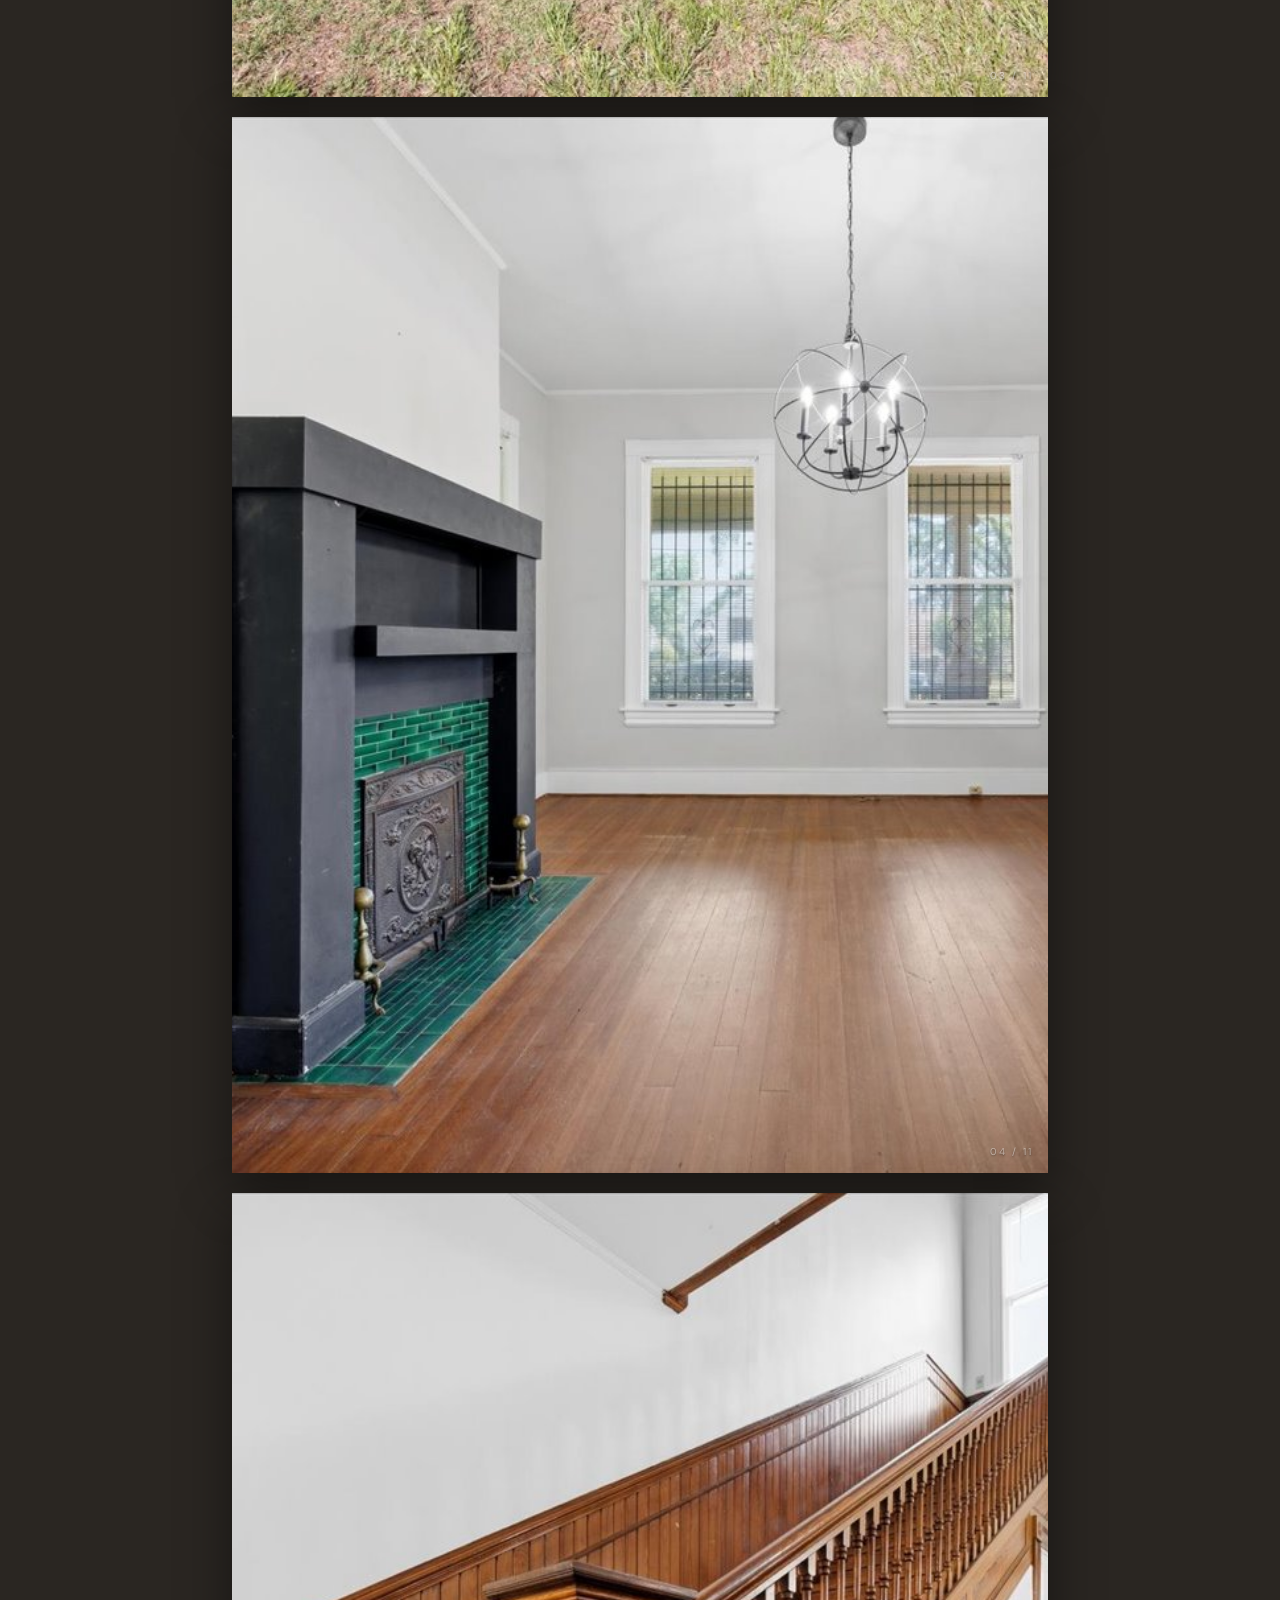
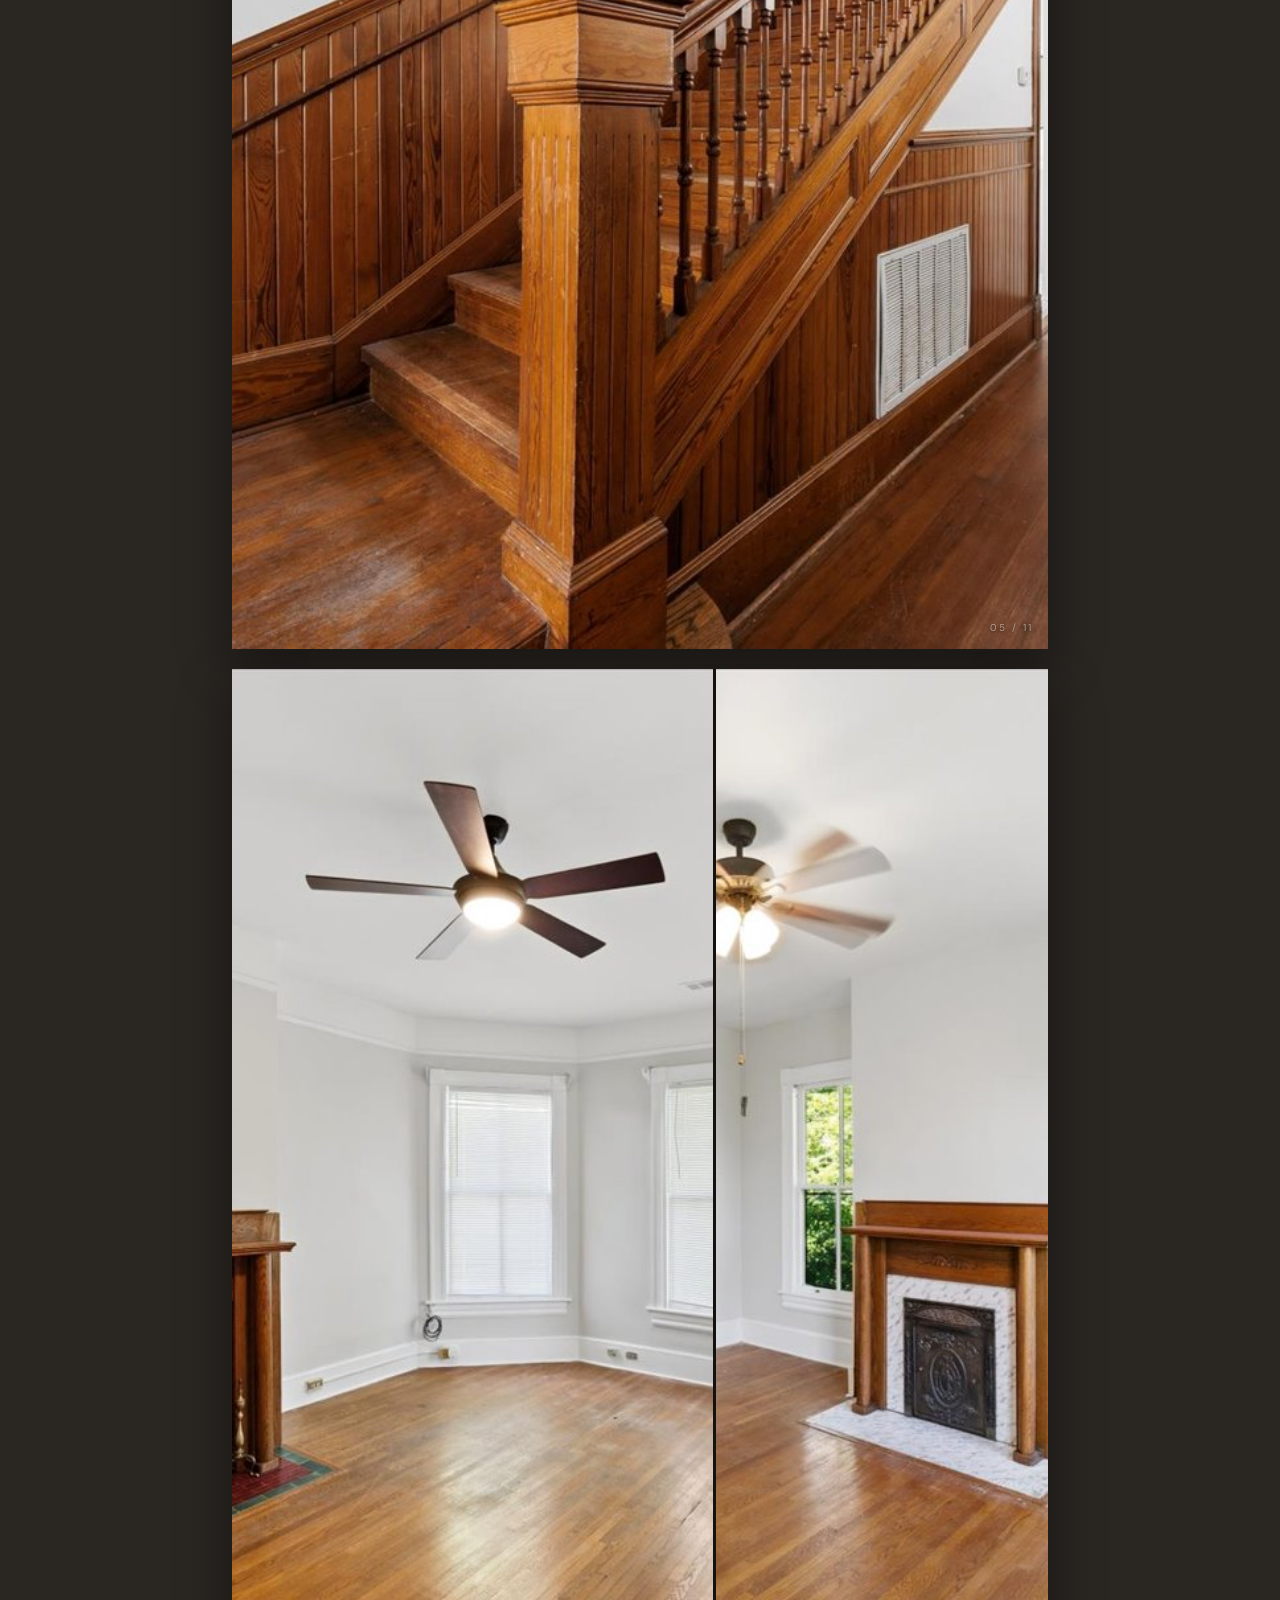
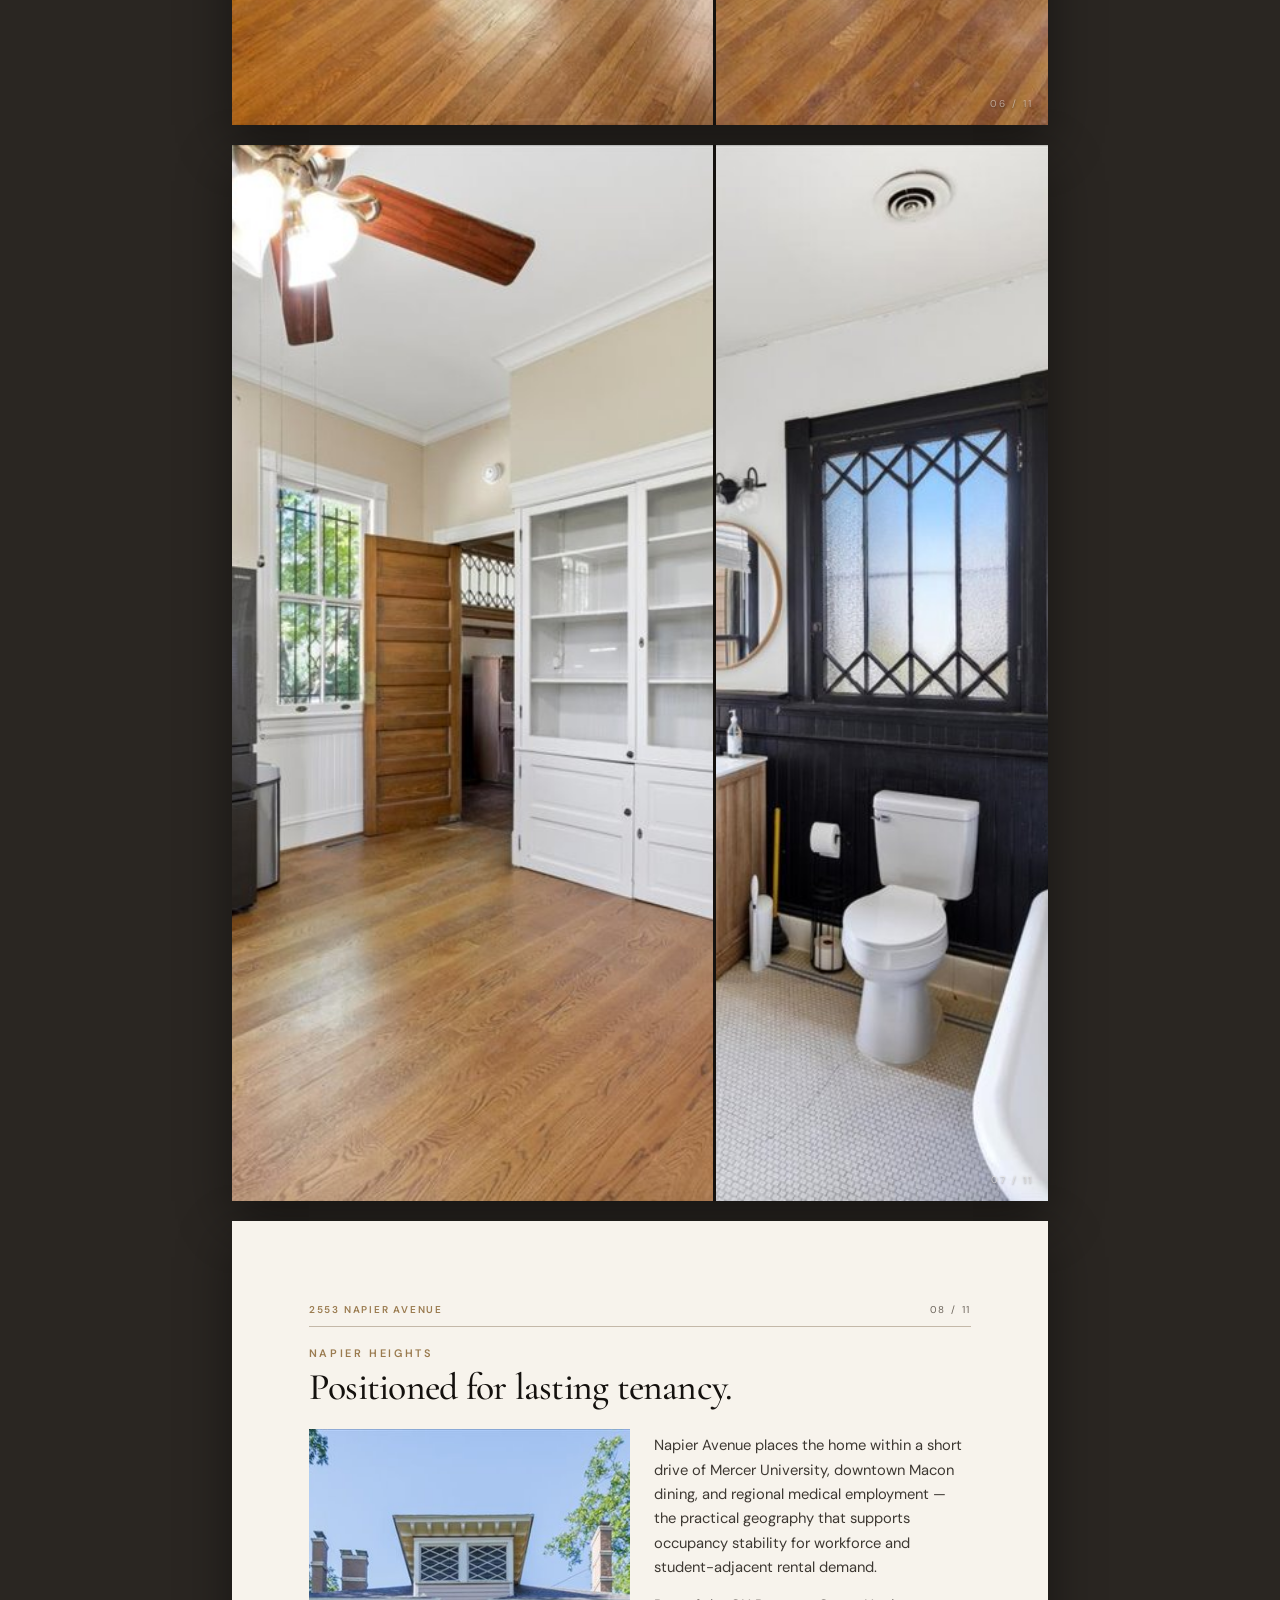
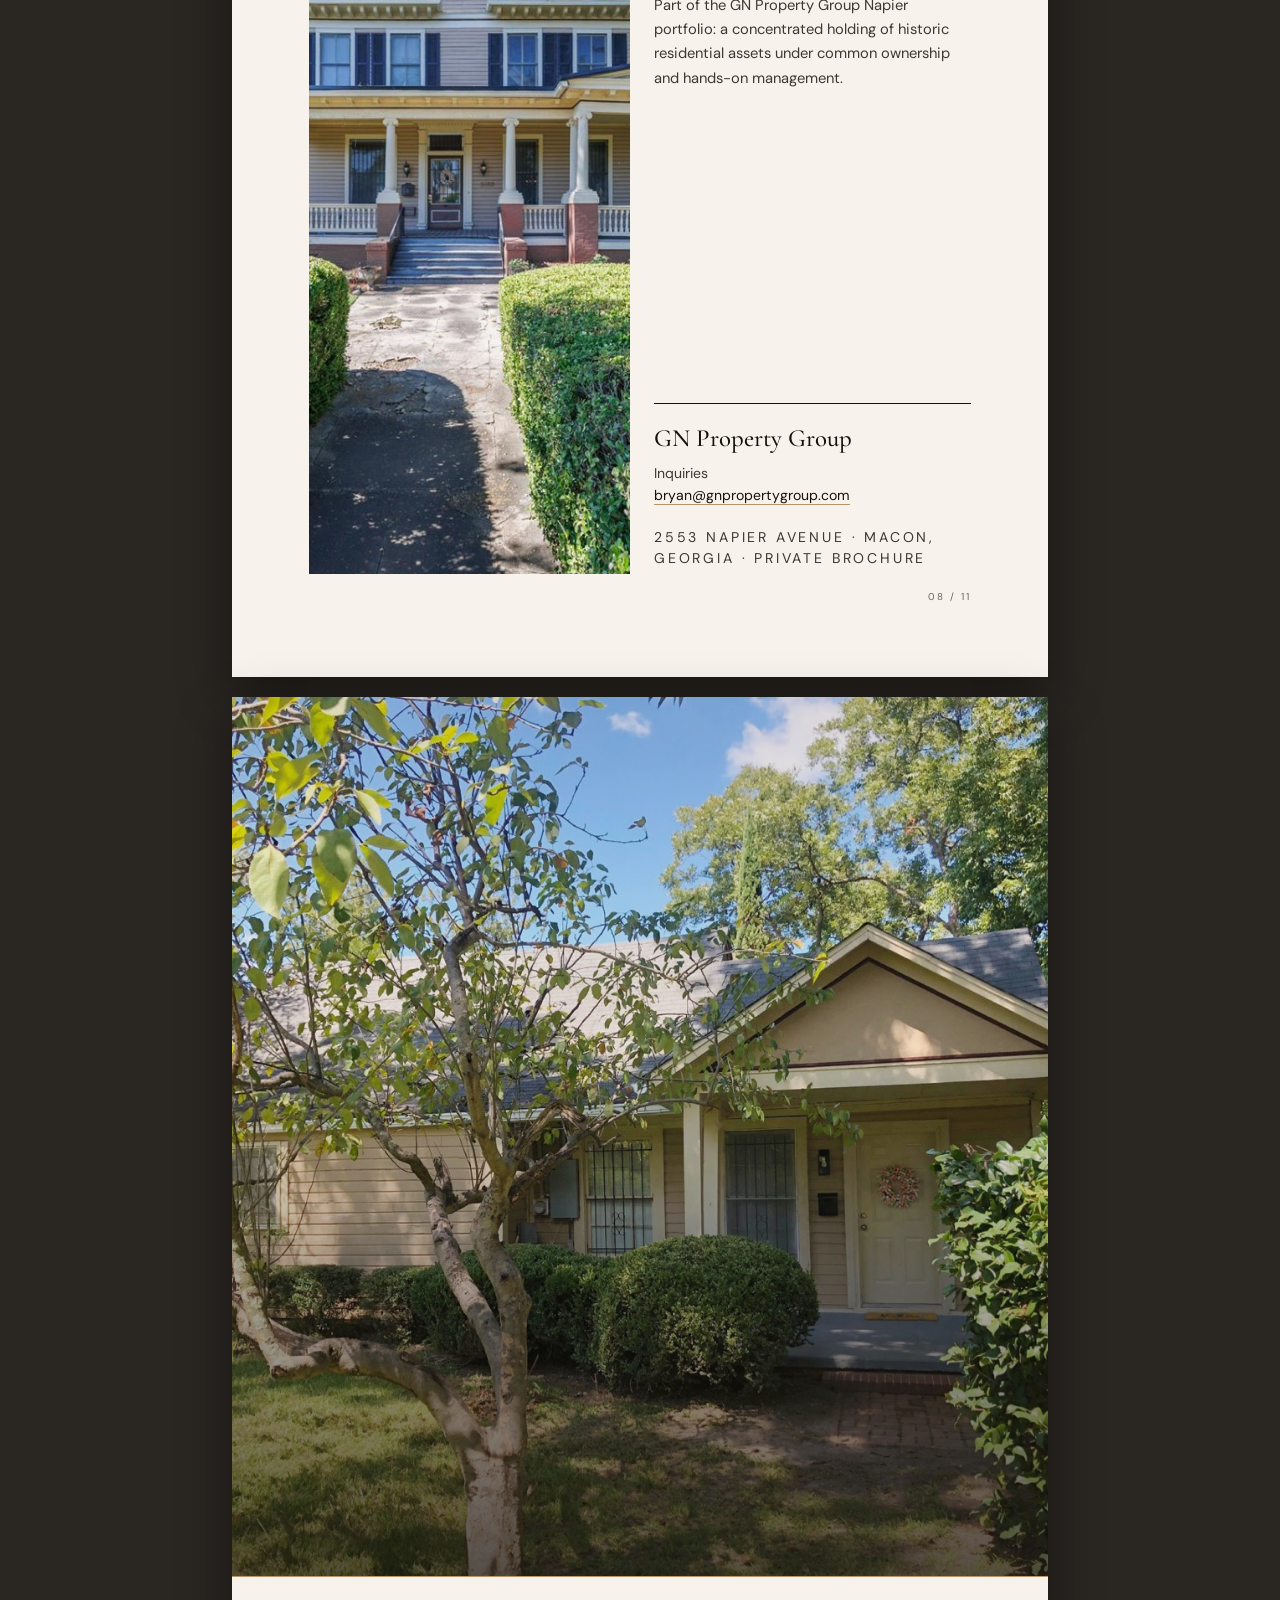
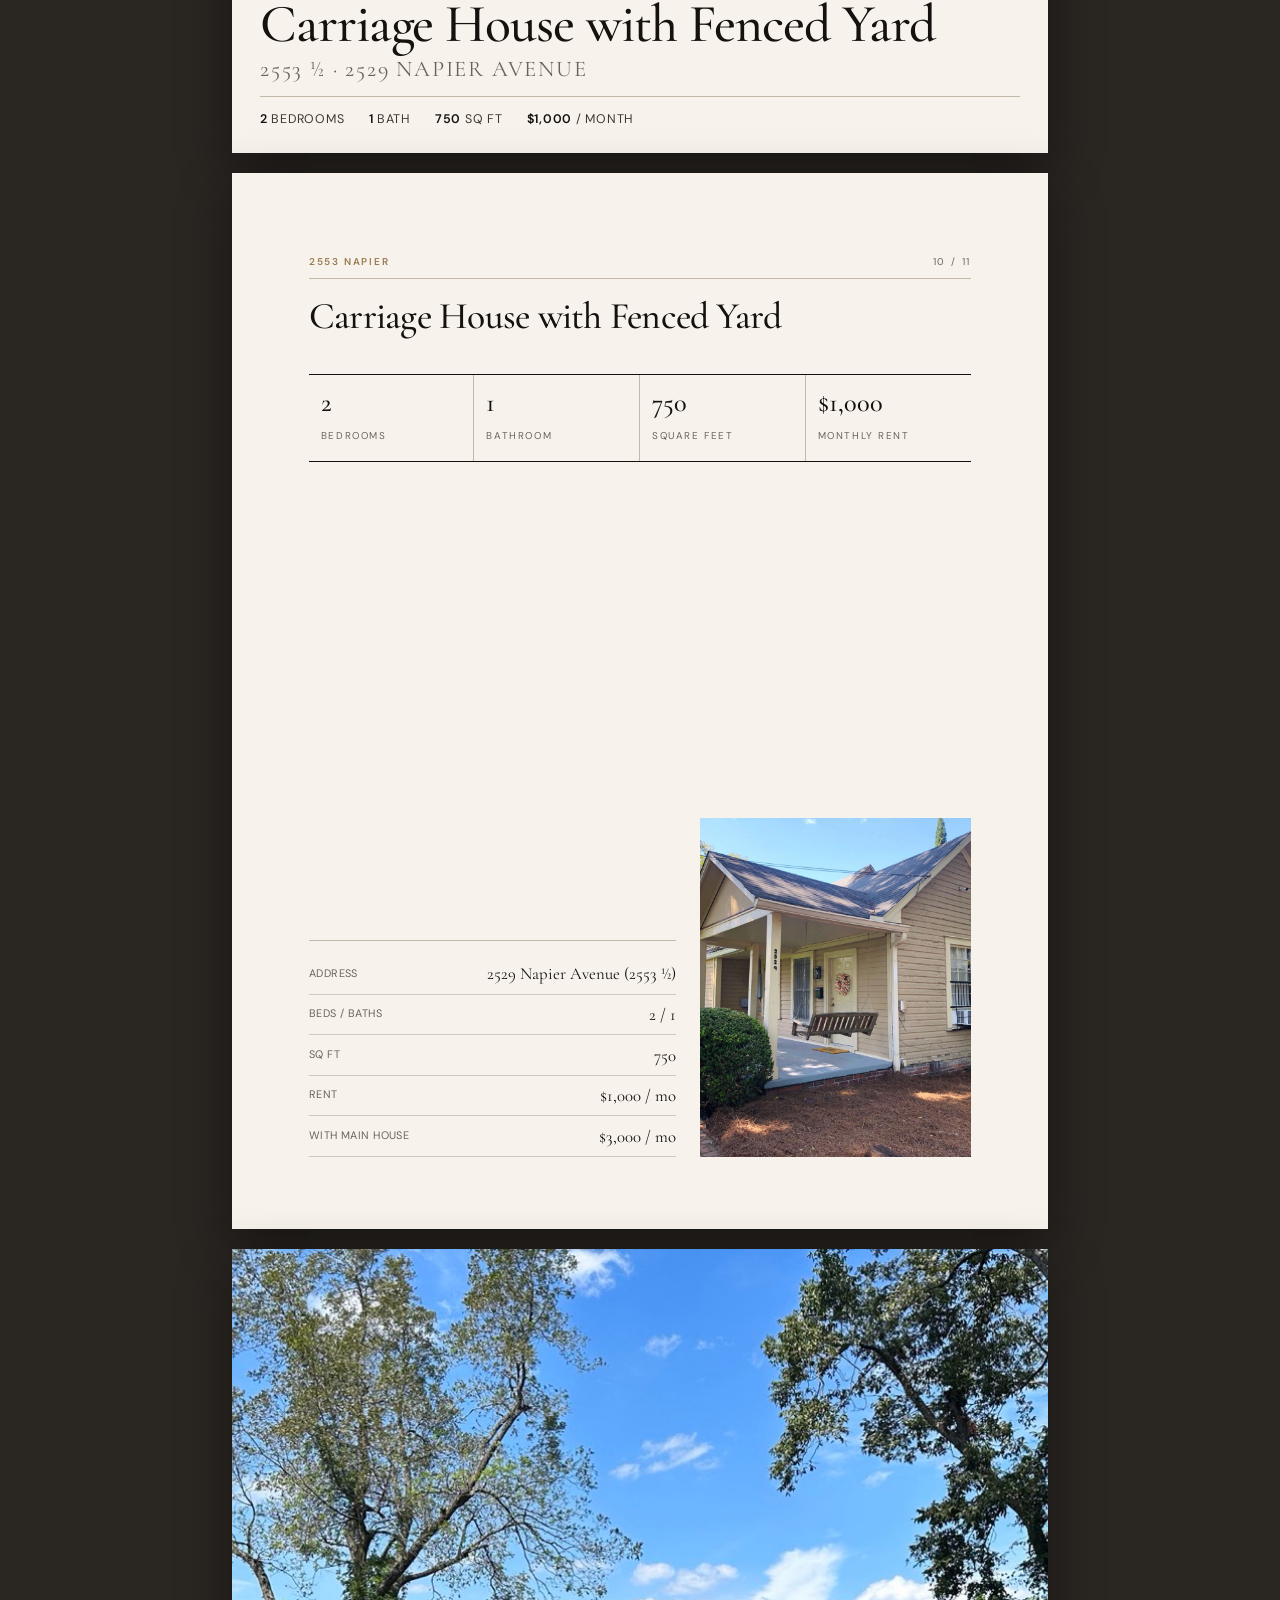
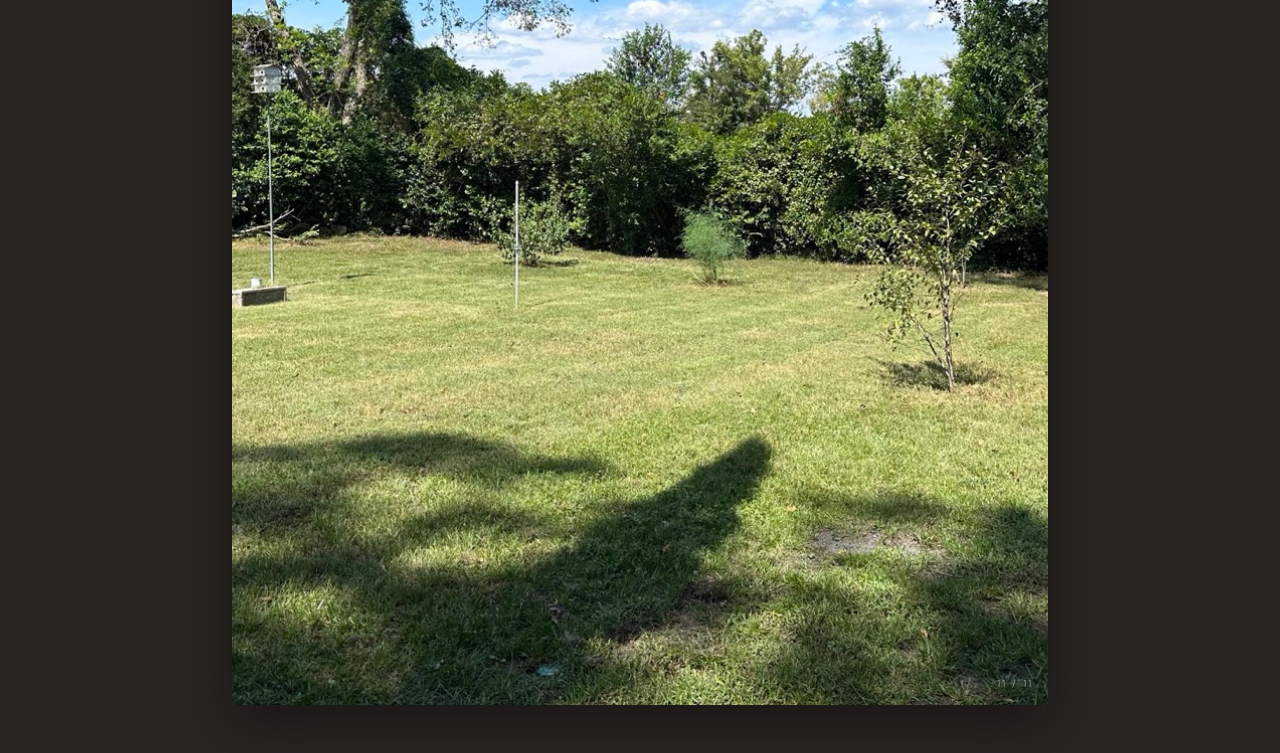
<file: flyers/2553-napier.html>
<!DOCTYPE html>
<html lang="en">
<head>
    <meta charset="UTF-8">
    <meta name="viewport" content="width=device-width, initial-scale=1.0">
    <title>2553 Napier Avenue · Main House + Carriage House | Napier Heights, Macon GA</title>
    <meta name="description" content="Private brochure for 2553 Napier Avenue, Macon GA — 5-bed, 2.5-bath historic main house (2,832 sq ft) plus 2-bed carriage house, two minutes from Mercer University. $3,000/month combined in-place rent.">
    <link rel="canonical" href="https://gnpropertygroup.com/flyers/2553-napier.html">
    <link rel="icon" type="image/svg+xml" href="../favicon.svg">
    <meta property="og:title" content="2553 Napier Avenue · Main House + Carriage House">
    <meta property="og:description" content="5-bed historic main house plus 2-bed carriage house, two minutes from Mercer University. 3,582 sq ft combined, $3,000/month in place.">
    <meta property="og:type" content="website">
    <meta property="og:url" content="https://gnpropertygroup.com/flyers/2553-napier.html">
    <meta property="og:site_name" content="GN Property Group">
    <meta property="og:image" content="https://gnpropertygroup.com/images/2553-Napier-Ave/72-5W7A7996.jpg">
    <meta property="og:image:alt" content="Front facade of 2553 Napier Avenue, Macon, Georgia">
    <meta name="twitter:card" content="summary_large_image">
    <meta name="twitter:title" content="2553 Napier Avenue · Napier Heights · Macon">
    <meta name="twitter:image" content="https://gnpropertygroup.com/images/2553-Napier-Ave/72-5W7A7996.jpg">
    <script type="application/ld+json">
    {
      "@context": "https://schema.org",
      "@type": "RealEstateListing",
      "name": "2553 Napier Avenue — Main House + Carriage House",
      "url": "https://gnpropertygroup.com/flyers/2553-napier.html",
      "image": "https://gnpropertygroup.com/images/2553-Napier-Ave/72-5W7A7996.jpg",
      "datePosted": "2026-08-02",
      "about": {
        "@type": "SingleFamilyResidence",
        "name": "2553 Napier Avenue",
        "address": {
          "@type": "PostalAddress",
          "streetAddress": "2553 Napier Ave",
          "addressLocality": "Macon",
          "addressRegion": "GA",
          "postalCode": "31204",
          "addressCountry": "US"
        },
        "numberOfBedrooms": 5,
        "numberOfBathroomsTotal": 2.5,
        "floorSize": { "@type": "QuantitativeValue", "value": 2832, "unitCode": "FTK" },
        "image": "https://gnpropertygroup.com/images/2553-Napier-Ave/72-5W7A7996.jpg"
      },
      "provider": {
        "@type": "RealEstateAgent",
        "name": "GN Property Group",
        "email": "bryan@gnpropertygroup.com",
        "url": "https://gnpropertygroup.com/"
      }
    }
    </script>
    <script type="application/ld+json">
    {
      "@context": "https://schema.org",
      "@type": "BreadcrumbList",
      "itemListElement": [
        { "@type": "ListItem", "position": 1, "name": "Napier Properties", "item": "https://gnpropertygroup.com/" },
        { "@type": "ListItem", "position": 2, "name": "Portfolio", "item": "https://gnpropertygroup.com/portfolio.html" },
        { "@type": "ListItem", "position": 3, "name": "2553 Napier Avenue" }
      ]
    }
    </script>
    <link rel="preconnect" href="https://fonts.googleapis.com">
    <link rel="preconnect" href="https://fonts.gstatic.com" crossorigin>
    <link href="https://fonts.googleapis.com/css2?family=Cormorant+Garamond:ital,wght@0,400;0,500;0,600;1,400&family=DM+Sans:wght@400;500;600&display=swap" rel="stylesheet">
    <style>
        /* ============================================================
           2553 Napier Ave — multipage property brochure
           Editorial luxury. Print letter. Not a one-page Canva card.
           ============================================================ */
        :root {
            --ink: #14110e;
            --ink-soft: #3d3832;
            --muted: #6b635a;
            --rule: #c4b8a8;
            --paper: #f7f3ec;
            --paper-deep: #efe8dc;
            --gold: #9a7b4f;
            --gold-line: #b8956a;
            --white: #fdfbf7;
            --serif: "Cormorant Garamond", Georgia, "Times New Roman", serif;
            --sans: "DM Sans", system-ui, sans-serif;
            --page-w: 8.5in;
            --page-h: 11in;
        }

        * { box-sizing: border-box; margin: 0; padding: 0; }

        html { background: #2a2622; }

        body {
            font-family: var(--sans);
            color: var(--ink);
            background: #2a2622;
            line-height: 1.5;
            -webkit-font-smoothing: antialiased;
        }

        img {
            display: block;
            width: 100%;
            height: 100%;
            object-fit: cover;
        }

        /* Screen chrome */
        .toolbar {
            position: sticky;
            top: 0;
            z-index: 50;
            display: flex;
            justify-content: space-between;
            align-items: center;
            gap: 1rem;
            flex-wrap: wrap;
            padding: 0.85rem 1.25rem;
            background: rgba(20, 17, 14, 0.94);
            border-bottom: 1px solid rgba(184, 149, 106, 0.35);
            color: var(--paper);
        }

        .toolbar a,
        .toolbar button {
            font-family: var(--sans);
            font-size: 0.72rem;
            font-weight: 600;
            letter-spacing: 0.12em;
            text-transform: uppercase;
            color: var(--paper);
            background: transparent;
            border: 1px solid rgba(247, 243, 236, 0.28);
            padding: 0.55rem 0.9rem;
            text-decoration: none;
            cursor: pointer;
        }

        .toolbar a:hover,
        .toolbar button:hover {
            border-color: var(--gold-line);
            color: #f0e2c8;
        }

        .toolbar .brand {
            font-family: var(--serif);
            font-size: 1rem;
            letter-spacing: 0.18em;
            text-transform: uppercase;
            color: #f0e2c8;
            border: none;
            padding: 0;
        }

        .stack {
            max-width: calc(var(--page-w) + 2rem);
            margin: 0 auto;
            padding: 1.5rem 1rem 3rem;
            display: flex;
            flex-direction: column;
            gap: 1.25rem;
        }

        /* One letter-size sheet */
        .sheet {
            width: 100%;
            max-width: var(--page-w);
            min-height: var(--page-h);
            margin: 0 auto;
            background: var(--paper);
            color: var(--ink);
            box-shadow: 0 18px 50px rgba(0, 0, 0, 0.45);
            position: relative;
            overflow: hidden;
            page-break-after: always;
            break-after: page;
        }

        /* ---------- PAGE 1 · COVER ---------- */
        .cover {
            display: grid;
            grid-template-rows: 1fr auto;
            min-height: var(--page-h);
            background: var(--ink);
        }

        .cover-hero {
            position: relative;
            min-height: 7.6in;
        }

        .cover-hero::after {
            content: "";
            position: absolute;
            inset: 0;
            background:
                linear-gradient(180deg, rgba(20, 17, 14, 0.15) 0%, rgba(20, 17, 14, 0.05) 40%, rgba(20, 17, 14, 0.72) 100%);
            pointer-events: none;
        }

        .cover-plate {
            background: var(--paper);
            padding: 1.35rem 1.75rem 1.5rem;
            border-top: 1px solid var(--gold-line);
        }

        .cover-kicker {
            font-size: 0.68rem;
            font-weight: 600;
            letter-spacing: 0.28em;
            text-transform: uppercase;
            color: var(--gold);
            margin-bottom: 0.55rem;
        }

        .cover-plate h1 {
            font-family: var(--serif);
            font-weight: 500;
            font-size: clamp(2.4rem, 5vw, 3.35rem);
            line-height: 0.95;
            letter-spacing: -0.02em;
            color: var(--ink);
        }

        .cover-plate h1 span {
            display: block;
            font-size: 0.42em;
            font-weight: 400;
            letter-spacing: 0.08em;
            text-transform: uppercase;
            color: var(--muted);
            margin-top: 0.55rem;
        }

        .cover-meta {
            margin-top: 1rem;
            display: flex;
            flex-wrap: wrap;
            gap: 0.65rem 1.5rem;
            font-size: 0.78rem;
            letter-spacing: 0.06em;
            text-transform: uppercase;
            color: var(--ink-soft);
            border-top: 1px solid var(--rule);
            padding-top: 0.85rem;
        }

        .cover-meta strong {
            color: var(--ink);
            font-weight: 600;
        }

        .page-mark {
            position: absolute;
            bottom: 0.7rem;
            right: 1rem;
            font-size: 0.62rem;
            letter-spacing: 0.2em;
            text-transform: uppercase;
            color: var(--muted);
            z-index: 2;
        }

        .cover .page-mark { color: rgba(247, 243, 236, 0.55); bottom: auto; top: 1rem; right: 1.1rem; }

        /* ---------- INTERIOR PAGES ---------- */
        .interior {
            padding: 0.85in 0.8in 0.75in;
            min-height: var(--page-h);
            display: flex;
            flex-direction: column;
        }

        .running {
            display: flex;
            justify-content: space-between;
            align-items: baseline;
            font-size: 0.62rem;
            letter-spacing: 0.18em;
            text-transform: uppercase;
            color: var(--muted);
            border-bottom: 1px solid var(--rule);
            padding-bottom: 0.55rem;
            margin-bottom: 1.1rem;
        }

        .running strong {
            color: var(--gold);
            font-weight: 600;
        }

        .eyebrow {
            font-size: 0.68rem;
            font-weight: 600;
            letter-spacing: 0.24em;
            text-transform: uppercase;
            color: var(--gold);
            margin-bottom: 0.45rem;
        }

        h2 {
            font-family: var(--serif);
            font-weight: 500;
            font-size: 2.35rem;
            line-height: 1.05;
            letter-spacing: -0.02em;
            color: var(--ink);
            margin-bottom: 0.85rem;
        }

        .lede {
            font-family: var(--serif);
            font-size: 1.2rem;
            line-height: 1.45;
            color: var(--ink-soft);
            max-width: 36ch;
            margin-bottom: 1.35rem;
        }

        .body-copy {
            font-size: 0.92rem;
            line-height: 1.65;
            color: var(--ink-soft);
            max-width: 58ch;
        }

        .body-copy + .body-copy { margin-top: 0.85rem; }

        /* Spec strip — typographic, not metric candy boxes */
        .spec-strip {
            display: grid;
            grid-template-columns: repeat(4, 1fr);
            gap: 0;
            margin: 1.5rem 0 1.75rem;
            border-top: 1px solid var(--ink);
            border-bottom: 1px solid var(--ink);
        }

        .spec {
            padding: 0.95rem 0.75rem;
            border-right: 1px solid var(--rule);
        }

        .spec:last-child { border-right: none; }

        .spec b {
            display: block;
            font-family: var(--serif);
            font-size: 1.65rem;
            font-weight: 500;
            line-height: 1;
            color: var(--ink);
            margin-bottom: 0.35rem;
        }

        .spec span {
            font-size: 0.62rem;
            letter-spacing: 0.16em;
            text-transform: uppercase;
            color: var(--muted);
        }

        .two-col {
            display: grid;
            grid-template-columns: 1.15fr 0.85fr;
            gap: 1.5rem;
            margin-top: auto;
            align-items: end;
        }

        .facts {
            list-style: none;
            border-top: 1px solid var(--rule);
            padding-top: 0.85rem;
        }

        .facts li {
            display: flex;
            justify-content: space-between;
            gap: 1rem;
            padding: 0.45rem 0;
            border-bottom: 1px solid color-mix(in srgb, var(--rule) 70%, transparent);
            font-size: 0.84rem;
        }

        .facts li span:first-child {
            color: var(--muted);
            letter-spacing: 0.04em;
            text-transform: uppercase;
            font-size: 0.68rem;
            padding-top: 0.2rem;
        }

        .facts li span:last-child {
            font-family: var(--serif);
            font-size: 1.05rem;
            color: var(--ink);
            text-align: right;
        }

        .inset-photo {
            aspect-ratio: 4 / 5;
            overflow: hidden;
            background: var(--paper-deep);
        }

        .inset-photo img.dining {
            /* mantel + piano room: keep hearth mid-frame */
            object-position: 55% 48%;
        }

        /* ---------- FRAMES — each photo gets a crop, not a shared grid recipe ---------- */
        .frame {
            min-height: var(--page-h);
            background: #14110e;
            position: relative;
            overflow: hidden;
        }

        .frame img {
            position: absolute;
            inset: 0;
            width: 100%;
            height: 100%;
            object-fit: cover;
        }

        /* Front facade: walk + porch centered, less empty sky */
        .frame--front img { object-position: 50% 40%; }

        /* Side yard exterior: pull house up, less dead lawn */
        .frame--side-yard img { object-position: 48% 32%; }

        /* Living / green hearth: keep fireplace left third, room depth */
        .frame--living img { object-position: 28% 45%; }

        /* Stair hall: hold newel + rail, not empty wall */
        .frame--stairs img { object-position: 35% 42%; }

        /* Bay parlor: red hearth left, bay windows right */
        .frame--bay img { object-position: 42% 48%; }

        /* Bedroom hearth: center the mantel */
        .frame--bed img { object-position: 55% 50%; }

        /* Kitchen: include cabinets + fridge wall */
        .frame--kitchen img { object-position: 55% 45%; }

        /* Bath: keep tub + black wainscot */
        .frame--bath img { object-position: 60% 50%; }

        /* Carriage front with walk */
        .frame--carriage-front img { object-position: 48% 46%; }

        /* Carriage living staged */
        .frame--carriage-live img { object-position: 55% 48%; }

        /* Quiet page mark on photo sheets only */
        .frame .page-mark {
            color: rgba(247, 243, 236, 0.55);
            text-shadow: 0 1px 2px rgba(0, 0, 0, 0.45);
            bottom: 0.85rem;
            right: 0.95rem;
            top: auto;
        }

        /* Asymmetric pair: strong room left, supporting right — only when shots need it */
        .frame-pair {
            min-height: var(--page-h);
            display: grid;
            grid-template-columns: 1.45fr 1fr;
            gap: 0.2rem;
            background: #14110e;
            position: relative;
        }

        .frame-pair .pane {
            position: relative;
            overflow: hidden;
            min-height: var(--page-h);
        }

        .frame-pair .pane img {
            position: absolute;
            inset: 0;
            width: 100%;
            height: 100%;
            object-fit: cover;
        }

        .frame-pair .page-mark {
            position: absolute;
            z-index: 2;
            color: rgba(247, 243, 236, 0.55);
            text-shadow: 0 1px 2px rgba(0, 0, 0, 0.45);
            bottom: 0.85rem;
            right: 0.95rem;
            top: auto;
        }

        /* ---------- CLOSING ---------- */
        .close-grid {
            display: grid;
            grid-template-columns: 1fr 1fr;
            gap: 1.25rem;
            margin-top: 0.5rem;
            flex: 1;
        }

        .close-grid .portrait {
            min-height: 5.5in;
            overflow: hidden;
            background: var(--paper-deep);
        }

        .close-copy {
            display: flex;
            flex-direction: column;
            justify-content: space-between;
            padding: 0.25rem 0 0.25rem 0.25rem;
        }

        .contact-block {
            border-top: 1px solid var(--ink);
            padding-top: 1rem;
            margin-top: 1.5rem;
        }

        .contact-block h3 {
            font-family: var(--serif);
            font-weight: 500;
            font-size: 1.55rem;
            margin-bottom: 0.35rem;
        }

        .contact-block p {
            font-size: 0.88rem;
            color: var(--ink-soft);
            line-height: 1.55;
        }

        .contact-block a {
            color: var(--ink);
            text-decoration: none;
            border-bottom: 1px solid var(--gold-line);
        }

        .sign-off {
            margin-top: 1.25rem;
            font-size: 0.62rem;
            letter-spacing: 0.2em;
            text-transform: uppercase;
            color: var(--muted);
        }

        @media (max-width: 720px) {
            .sheet { min-height: auto; }
            .cover-hero { min-height: 58vh; }
            .spec-strip { grid-template-columns: 1fr 1fr; }
            .spec:nth-child(2) { border-right: none; }
            .spec:nth-child(1),
            .spec:nth-child(2) { border-bottom: 1px solid var(--rule); }
            .two-col,
            .close-grid,
            .frame-pair { grid-template-columns: 1fr; }
            .frame-pair .pane { min-height: 50vh; }
            .frame { min-height: 70vh; }
            .interior { padding: 1.25rem 1.1rem 1.5rem; }
        }

        @media print {
            html, body { background: #fff !important; }
            .toolbar, .no-print { display: none !important; }
            .stack { max-width: none; padding: 0; gap: 0; }
            .sheet {
                max-width: none;
                width: 100%;
                min-height: 100vh;
                box-shadow: none;
                margin: 0;
            }
            .cover-hero { min-height: 72vh; }
            .frame, .frame-pair, .frame-pair .pane { min-height: 100vh; }
            @page { size: letter; margin: 0; }
        }
    </style>
    <link rel="stylesheet" href="../css/mobile-app.css">
    <meta name="theme-color" content="#14110e">
    <style>@view-transition { navigation: auto; }</style>
</head>
<body class="has-inquire">

    <div class="toolbar no-print">
        <span class="brand">GN Property Group</span>
        <div style="display:flex; gap:0.5rem; flex-wrap:wrap;">
            <a href="../portfolio.html">← Portfolio</a>
            <a href="../index.html">Site</a>
            <button type="button" onclick="window.print()">Print / PDF</button>
        </div>
    </div>

    <div class="stack">

        <!-- ===================== PAGE 1 · COVER ===================== -->
        <section class="sheet cover" aria-label="Cover">
            <div class="cover-hero frame--front" style="overflow:hidden;">
                <img src="../images/2553-Napier-Ave/72-5W7A7996.jpg" alt="" style="view-transition-name: showing-photo; object-position:50% 40%;">
                <span class="page-mark">01 / 11</span>
            </div>
            <div class="cover-plate">
                <p class="cover-kicker">Napier Heights Historic District</p>
                <h1>
                    2553 Napier Avenue
                    <span>Macon, Georgia · Main house + carriage house</span>
                </h1>
                <div class="cover-meta">
                    <span><strong>7</strong> bedrooms</span>
                    <span><strong>3.5</strong> baths</span>
                    <span><strong>3,582</strong> sq ft</span>
                    <span><strong>$3,000</strong> / month</span>
                </div>
            </div>
        </section>

        <!-- ===================== PAGE 2 · RESIDENCE ===================== -->
        <section class="sheet interior" aria-label="The residence">
            <div class="running">
                <span><strong>2553 Napier Avenue</strong></span>
                <span>02 / 11</span>
            </div>

            <p class="eyebrow">Main house</p>
            <h2>A substantial historic home<br>two minutes from Mercer.</h2>
            <p class="lede">
                Main house on the 2553 holding — porch, scale, and in-place rent.
                Carriage house follows.
            </p>

            <div class="spec-strip">
                <div class="spec"><b>5</b><span>Bedrooms</span></div>
                <div class="spec"><b>2.5</b><span>Bathrooms</span></div>
                <div class="spec"><b>2,832</b><span>Square feet</span></div>
                <div class="spec"><b>$2,000</b><span>Monthly rent</span></div>
            </div>

            <p class="body-copy">
                2553 Napier sits in the Napier Heights Historic District, a tree-lined
                residential street of early-twentieth-century homes with consistent
                demand from university-adjacent households and long-term local tenants.
            </p>

            <div class="two-col">
                <ul class="facts">
                    <li><span>Type</span><span>Single-family</span></li>
                    <li><span>District</span><span>Napier Heights Historic</span></li>
                    <li><span>City</span><span>Macon, Georgia 31204</span></li>
                    <li><span>To Mercer</span><span>Approximately 2 minutes</span></li>
                    <li><span>Management</span><span>Self-managed</span></li>
                </ul>
                <div class="inset-photo">
                    <img class="dining" src="../images/2553-Napier-Ave/03-W7A7832.jpg" alt="">
                </div>
            </div>
        </section>

        <!-- PAGE 3 · exterior — side approach, house high in frame -->
        <section class="sheet frame frame--side-yard" aria-label="Exterior">
            <img src="../images/2553-Napier-Ave/73-5W7A7998.jpg" alt="">
            <span class="page-mark">03 / 11</span>
        </section>

        <!-- PAGE 4 · living — green hearth carries the frame -->
        <section class="sheet frame frame--living" aria-label="Living room">
            <img src="../images/2553-Napier-Ave/08-W7A7857.jpg" alt="">
            <span class="page-mark">04 / 11</span>
        </section>

        <!-- PAGE 5 · stair hall — newel and rail hold the crop -->
        <section class="sheet frame frame--stairs" aria-label="Stair hall">
            <img src="../images/2553-Napier-Ave/18-W7A7907.jpg" alt="">
            <span class="page-mark">05 / 11</span>
        </section>

        <!-- PAGE 6 · bay parlor + bedroom hearth — pair only because both need height -->
        <section class="sheet frame-pair" aria-label="Rooms">
            <div class="pane">
                <img src="../images/2553-Napier-Ave/22-W7A7927.jpg" alt="" style="object-position:42% 48%;">
            </div>
            <div class="pane">
                <img src="../images/2553-Napier-Ave/26-W7A7947.jpg" alt="" style="object-position:55% 50%;">
            </div>
            <span class="page-mark">06 / 11</span>
        </section>

        <!-- PAGE 7 · kitchen + bath — real rooms, not filler grid -->
        <section class="sheet frame-pair" aria-label="Kitchen and bath">
            <div class="pane">
                <img src="../images/2553-Napier-Ave/06-W7A7847.jpg" alt="" style="object-position:55% 45%;">
            </div>
            <div class="pane">
                <img src="../images/2553-Napier-Ave/30-W7A7967.jpg" alt="" style="object-position:60% 50%;">
            </div>
            <span class="page-mark">07 / 11</span>
        </section>

        <!-- PAGE 8 · contact -->
        <section class="sheet interior" aria-label="Contact">
            <div class="running">
                <span><strong>2553 Napier Avenue</strong></span>
                <span>08 / 11</span>
            </div>

            <p class="eyebrow">Napier Heights</p>
            <h2>Positioned for lasting tenancy.</h2>

            <div class="close-grid">
                <div class="portrait">
                    <img src="../images/2553-Napier-Ave/72-5W7A7996.jpg" alt="" style="object-position:50% 42%;">
                </div>
                <div class="close-copy">
                    <div>
                        <p class="body-copy">
                            Napier Avenue places the home within a short drive of Mercer
                            University, downtown Macon dining, and regional medical employment —
                            the practical geography that supports occupancy stability
                            for workforce and student-adjacent rental demand.
                        </p>
                        <p class="body-copy" style="margin-top:0.85rem;">
                            Part of the GN Property Group Napier portfolio: a concentrated
                            holding of historic residential assets under common ownership
                            and hands-on management.
                        </p>
                    </div>

                    <div class="contact-block">
                        <h3>GN Property Group</h3>
                        <p>
                            Inquiries<br>
                            <a href="mailto:bryan@gnpropertygroup.com">bryan@gnpropertygroup.com</a>
                        </p>
                        <p class="sign-off">2553 Napier Avenue · Macon, Georgia · Private brochure</p>
                    </div>
                </div>
            </div>
            <span class="page-mark" style="position:static; margin-top:1rem; display:block; text-align:right;">08 / 11</span>
        </section>

        <!-- PAGE 9 · CARRIAGE COVER -->
        <section class="sheet cover" aria-label="Carriage house cover">
            <div class="cover-hero">
                <img src="../images/2529-napier-ave/front.jpg" alt="" style="object-position:50% 48%;">
                <span class="page-mark">09 / 11</span>
            </div>
            <div class="cover-plate">
                <h1>
                    Carriage House with Fenced Yard
                    <span>2553 ½ · 2529 Napier Avenue</span>
                </h1>
                <div class="cover-meta">
                    <span><strong>2</strong> bedrooms</span>
                    <span><strong>1</strong> bath</span>
                    <span><strong>750</strong> sq ft</span>
                    <span><strong>$1,000</strong> / month</span>
                </div>
            </div>
        </section>

        <!-- ===================== PAGE 8 · CARRIAGE SPECS + PHOTOS ===================== -->
        <section class="sheet interior" aria-label="Carriage house">
            <div class="running">
                <span><strong>2553 Napier</strong></span>
                <span>10 / 11</span>
            </div>

            <h2>Carriage House with Fenced Yard</h2>

            <div class="spec-strip">
                <div class="spec"><b>2</b><span>Bedrooms</span></div>
                <div class="spec"><b>1</b><span>Bathroom</span></div>
                <div class="spec"><b>750</b><span>Square feet</span></div>
                <div class="spec"><b>$1,000</b><span>Monthly rent</span></div>
            </div>

            <div class="two-col">
                <ul class="facts">
                    <li><span>Address</span><span>2529 Napier Avenue (2553 ½)</span></li>
                    <li><span>Beds / baths</span><span>2 / 1</span></li>
                    <li><span>Sq ft</span><span>750</span></li>
                    <li><span>Rent</span><span>$1,000 / mo</span></li>
                    <li><span>With main house</span><span>$3,000 / mo</span></li>
                </ul>
                <div class="inset-photo">
                    <img src="../images/2529-napier-ave/exterior.jpg" alt="" style="object-position:50% 45%;">
                </div>
            </div>
        </section>

        <!-- PAGE 11 · fenced yard (that's the room — no label) -->
        <section class="sheet frame" aria-label="Yard">
            <img src="../images/2529-napier-ave/yard1.jpg" alt="" style="object-position:50% 55%;">
            <span class="page-mark">11 / 11</span>
        </section>

    </div>


    <!-- Inquire (mobile only) -->
    <button type="button" class="inquire-pill" id="inquirePill" aria-expanded="false" aria-controls="inquireSheet">Inquire</button>
    <div class="inquire-scrim" id="inquireScrim"></div>
    <div class="inquire-sheet" id="inquireSheet" role="dialog" aria-label="Inquire about 2553 Napier Avenue">
        <div class="grab"></div>
        <h3>GN Property Group</h3>
        <p>Private inquiry for 2553 Napier Avenue. Direct to the owner — no brokers, no forms.</p>
        <div class="sheet-actions">
            <a href="mailto:bryan@gnpropertygroup.com?subject=Inquiry%20%C2%B7%202553%20Napier%20Avenue">Email the owner</a>
            <button type="button" onclick="window.print()">Print / Save as PDF</button>
            <a href="../portfolio.html">View the full portfolio</a>
        </div>
        <p class="sign-line">2553 Napier Avenue · Macon, Georgia</p>
    </div>
    <script src="../js/mobile-app.js"></script>
</body>
</html>
</file>
<file: css/mobile-app.css>
/* ============================================================
   MOBILE APP SHELL — ≤768px only
   The editorial collateral held in one hand. Print furniture
   as app chrome: ink, paper, gold hairlines, Cormorant, folios.
   Desktop is untouched.
   ============================================================ */

:root {
    --app-ink: #14110e;
    --app-umber: #2a2622;
    --app-paper: #f7f3ec;
    --app-paper-deep: #efe8dc;
    --app-gold: #9a7b4f;
    --app-gold-line: #b8956a;
    --app-alabaster: #fdfbf7;
    --app-serif: "Cormorant Garamond", Georgia, "Times New Roman", serif;
    --app-sans: "DM Sans", system-ui, sans-serif;
    --tabbar-h: calc(58px + env(safe-area-inset-bottom, 0px));
}

/* Everything in this file activates only on phones */
.app-tabbar,
.showing-deck,
.showing-rail,
.inquire-pill,
.inquire-sheet,
.inquire-scrim,
.kpi-strip { display: none; }

@media (max-width: 768px) {

    /* ---------- Cross-document page turns ---------- */
    /* (Chrome 126+/Safari 18.2+; others navigate normally) */

    /* ---------- App tab bar ---------- */
    .app-tabbar {
        position: fixed;
        bottom: 0; left: 0; right: 0;
        z-index: 1200;
        display: grid;
        grid-template-columns: repeat(5, 1fr);
        background: var(--app-paper);
        border-top: 1px solid var(--app-gold-line);
        padding-bottom: env(safe-area-inset-bottom, 0px);
        height: var(--tabbar-h);
    }

    .app-tabbar a {
        display: flex;
        flex-direction: column;
        align-items: center;
        justify-content: center;
        gap: 3px;
        text-decoration: none;
        color: #6b635a;
        font-family: var(--app-sans);
        font-size: 0.56rem;
        font-weight: 600;
        letter-spacing: 0.18em;
        text-transform: uppercase;
        position: relative;
        -webkit-tap-highlight-color: transparent;
    }

    .app-tabbar a svg {
        width: 20px; height: 20px;
        stroke-width: 1.4;
    }

    .app-tabbar a[aria-current="page"] { color: var(--app-ink); }

    .app-tabbar a[aria-current="page"]::after {
        content: "";
        position: absolute;
        top: 0; left: 50%;
        transform: translateX(-50%);
        width: 22px; height: 2px;
        background: var(--app-gold);
    }

    .app-tabbar a:active { color: var(--app-gold); }

    /* Page bodies breathe above the bar */
    body.has-tabbar { padding-bottom: var(--tabbar-h); }

    /* Desktop navigation retires on phones */
    body.has-tabbar .sticky-nav,
    body.has-tabbar .site-header { display: none !important; }
    body.has-tabbar { padding-top: 0 !important; }

    /* rent.html keeps its section strip, pinned to the true top */
    body.has-tabbar .sticky-nav.section-nav { display: flex !important; top: 0; }

    /* ============================================================
       THE PRIVATE SHOWING — homepage becomes the book
       ============================================================ */
    .showing-deck { display: block; background: var(--app-ink); }

    /* The desktop portfolio presentation stands down */
    body.has-showing .hero,
    body.has-showing .portfolio-section { display: none; }

    .leaf-page {
        position: relative;
        height: 100svh;
        scroll-snap-align: start;
        scroll-snap-stop: always;
        overflow: hidden;
        background: var(--app-ink);
    }

    /* ---------- Intro leaf: the cover, held in one hand ---------- */
    .leaf-intro {
        position: relative;
        height: 100svh;
        scroll-snap-align: start;
        scroll-snap-stop: always;
        background: var(--app-paper);
        display: flex;
        flex-direction: column;
        align-items: stretch;
        padding: 0.9rem 0.9rem calc(var(--tabbar-h) + 0.9rem);
    }

    .leaf-intro .intro-frame {
        flex: 1;
        border: 1px solid #c4b8a8;
        display: flex;
        flex-direction: column;
        align-items: center;
        justify-content: center;
        text-align: center;
        padding: 2rem 1.4rem;
    }

    .leaf-intro .kicker {
        font-family: var(--app-sans);
        font-size: 0.6rem;
        font-weight: 600;
        letter-spacing: 0.28em;
        text-transform: uppercase;
        color: var(--app-gold);
        margin-bottom: 1rem;
    }

    .leaf-intro .intro-title {
        font-family: var(--app-serif);
        font-weight: 500;
        font-size: clamp(2.5rem, 12vw, 3.3rem);
        line-height: 0.96;
        letter-spacing: -0.02em;
        color: var(--app-ink);
        margin: 0;
        max-width: 11ch;
    }

    .leaf-intro .intro-sub {
        font-family: var(--app-serif);
        font-style: italic;
        font-size: 1.05rem;
        color: #3d3832;
        margin-top: 0.9rem;
    }

    .leaf-intro .intro-rule {
        width: 48px;
        height: 1px;
        background: var(--app-gold-line);
        margin: 1.4rem 0;
    }

    .leaf-intro .intro-meta {
        display: flex;
        flex-direction: column;
        gap: 0.4rem;
        font-family: var(--app-sans);
        font-size: 0.68rem;
        letter-spacing: 0.1em;
        text-transform: uppercase;
        color: #3d3832;
    }

    .leaf-intro .intro-meta strong { color: var(--app-ink); font-weight: 600; }

    .leaf-intro .intro-cue {
        margin-top: 2.2rem;
        font-family: var(--app-sans);
        font-size: 0.6rem;
        font-weight: 600;
        letter-spacing: 0.26em;
        text-transform: uppercase;
        color: #6b635a;
        display: flex;
        flex-direction: column;
        align-items: center;
        gap: 0.5rem;
    }

    .leaf-intro .intro-cue svg {
        width: 16px; height: 16px;
        color: var(--app-gold);
        animation: intro-drift 2.2s ease-in-out infinite;
    }

    @keyframes intro-drift {
        0%, 100% { transform: translateY(0); opacity: 0.9; }
        55% { transform: translateY(6px); opacity: 0.45; }
    }

    @media (prefers-reduced-motion: reduce) {
        .leaf-intro .intro-cue svg { animation: none; }
    }

    .leaf-page img.leaf-photo {
        position: absolute;
        inset: 0;
        width: 100%;
        height: 100%;
        object-fit: cover;
    }

    .leaf-page::after {
        content: "";
        position: absolute;
        inset: 0;
        background: linear-gradient(180deg,
            rgba(20, 17, 14, 0.35) 0%,
            rgba(20, 17, 14, 0) 30%,
            rgba(20, 17, 14, 0.08) 55%,
            rgba(20, 17, 14, 0.55) 100%);
        pointer-events: none;
    }

    /* Paper plate over the photo's lower third */
    .leaf-plate {
        position: absolute;
        left: 0; right: 0;
        bottom: var(--tabbar-h);
        z-index: 2;
        background: var(--app-paper);
        border-top: 1px solid var(--app-gold-line);
        padding: 1rem 1.15rem calc(1rem + 2px);
        color: var(--app-ink);
        text-decoration: none;
        display: block;
    }

    .leaf-plate .kicker {
        font-family: var(--app-sans);
        font-size: 0.6rem;
        font-weight: 600;
        letter-spacing: 0.26em;
        text-transform: uppercase;
        color: var(--app-gold);
        margin-bottom: 0.35rem;
        display: flex;
        justify-content: space-between;
        align-items: baseline;
    }

    .leaf-plate .kicker .folio { color: #6b635a; letter-spacing: 0.2em; }

    .leaf-plate h2 {
        font-family: var(--app-serif);
        font-weight: 500;
        font-size: 1.85rem;
        line-height: 0.98;
        letter-spacing: -0.02em;
        color: var(--app-ink);
        margin: 0 0 0.55rem;
    }

    .leaf-plate .specline {
        display: flex;
        flex-wrap: wrap;
        gap: 0.3rem 1.1rem;
        border-top: 1px solid #c4b8a8;
        padding-top: 0.55rem;
        font-family: var(--app-sans);
        font-size: 0.72rem;
        letter-spacing: 0.05em;
        text-transform: uppercase;
        color: #3d3832;
    }

    .leaf-plate .specline strong { color: var(--app-ink); font-weight: 600; }

    .leaf-plate .open-cue {
        margin-top: 0.6rem;
        font-family: var(--app-sans);
        font-size: 0.64rem;
        font-weight: 600;
        letter-spacing: 0.2em;
        text-transform: uppercase;
        color: var(--app-gold);
    }

    .leaf-plate:active { background: var(--app-paper-deep); }

    /* Roman rail — the folio marks as progress */
    .showing-rail {
        position: fixed;
        right: 0.55rem;
        top: 50%;
        transform: translateY(-50%);
        z-index: 1100;
        display: flex;
        flex-direction: column;
        gap: 0.9rem;
        align-items: center;
        opacity: 0;
        pointer-events: none;
        transition: opacity 240ms ease;
    }

    body.showing-active .showing-rail { opacity: 1; pointer-events: auto; }
    body.showing-active.on-cover .showing-rail { opacity: 0; pointer-events: none; }

    .showing-rail a {
        font-family: var(--app-serif);
        font-size: 0.72rem;
        color: rgba(247, 243, 236, 0.55);
        text-decoration: none;
        text-shadow: 0 1px 2px rgba(0, 0, 0, 0.5);
        line-height: 1;
        padding: 0.1rem 0.2rem;
    }

    .showing-rail a.current {
        color: #f0e2c8;
        border-bottom: 1px solid var(--app-gold-line);
    }

    /* Deck intro whisper on the first leaf */
    .leaf-page .turn-hint {
        position: absolute;
        top: calc(env(safe-area-inset-top, 0px) + 0.9rem);
        left: 50%;
        transform: translateX(-50%);
        z-index: 2;
        font-family: var(--app-sans);
        font-size: 0.58rem;
        font-weight: 600;
        letter-spacing: 0.3em;
        text-transform: uppercase;
        color: rgba(247, 243, 236, 0.85);
        text-shadow: 0 1px 2px rgba(0, 0, 0, 0.5);
        white-space: nowrap;
    }

    /* Page-level snapping while the deck is on screen */
    html.snap-deck {
        scroll-snap-type: y proximity;
    }

    /* ---------- Inquire bottom sheet (brochures) ---------- */
    .inquire-pill {
        position: fixed;
        left: 50%;
        transform: translateX(-50%);
        bottom: calc(env(safe-area-inset-bottom, 0px) + 0.85rem);
        z-index: 1200;
        display: inline-flex;
        align-items: center;
        gap: 0.5rem;
        background: var(--app-ink);
        color: #f0e2c8;
        font-family: var(--app-sans);
        font-size: 0.66rem;
        font-weight: 600;
        letter-spacing: 0.22em;
        text-transform: uppercase;
        border: 1px solid var(--app-gold-line);
        padding: 0.72rem 1.5rem;
        cursor: pointer;
        box-shadow: 0 8px 24px rgba(0, 0, 0, 0.45);
    }

    .inquire-pill:active { background: #241f1a; }

    .inquire-scrim {
        position: fixed;
        inset: 0;
        z-index: 1290;
        background: rgba(20, 17, 14, 0.55);
        opacity: 0;
        pointer-events: none;
        transition: opacity 220ms ease;
    }

    .inquire-sheet {
        position: fixed;
        left: 0; right: 0;
        bottom: 0;
        z-index: 1300;
        display: block;
        background: var(--app-paper);
        border-top: 1px solid var(--app-gold-line);
        padding: 0.85rem 1.35rem calc(env(safe-area-inset-bottom, 0px) + 1.35rem);
        transform: translateY(105%);
        transition: transform 300ms cubic-bezier(0.25, 1, 0.5, 1);
    }

    body.sheet-open .inquire-sheet { transform: translateY(0); }
    body.sheet-open .inquire-scrim { opacity: 1; pointer-events: auto; }

    .inquire-sheet .grab {
        width: 44px; height: 2px;
        background: var(--app-gold-line);
        margin: 0 auto 1rem;
    }

    .inquire-sheet h3 {
        font-family: var(--app-serif);
        font-weight: 500;
        font-size: 1.5rem;
        margin: 0 0 0.25rem;
        color: var(--app-ink);
    }

    .inquire-sheet p {
        font-family: var(--app-sans);
        font-size: 0.85rem;
        color: #3d3832;
        margin: 0 0 1rem;
        line-height: 1.5;
    }

    .inquire-sheet .sheet-actions {
        display: grid;
        gap: 0.5rem;
    }

    .inquire-sheet .sheet-actions a,
    .inquire-sheet .sheet-actions button {
        font-family: var(--app-sans);
        font-size: 0.7rem;
        font-weight: 600;
        letter-spacing: 0.16em;
        text-transform: uppercase;
        text-align: center;
        text-decoration: none;
        color: var(--app-ink);
        background: transparent;
        border: 1px solid var(--app-gold);
        padding: 0.8rem 1rem;
        cursor: pointer;
    }

    .inquire-sheet .sheet-actions a:first-child {
        background: var(--app-ink);
        color: #f0e2c8;
        border-color: var(--app-ink);
    }

    .inquire-sheet .sign-line {
        margin-top: 1rem;
        font-family: var(--app-sans);
        font-size: 0.58rem;
        letter-spacing: 0.2em;
        text-transform: uppercase;
        color: #6b635a;
        text-align: center;
    }

    /* Brochure toolbar clears the pill zone */
    body.has-inquire .stack { padding-bottom: 5.5rem; }

    /* ---------- Sticky KPI strip (tool pages) ---------- */
    .kpi-strip {
        position: fixed;
        left: 0; right: 0;
        bottom: var(--tabbar-h);
        z-index: 1150;
        display: grid;
        grid-template-columns: repeat(3, 1fr);
        background: var(--app-ink);
        border-top: 1px solid var(--app-gold-line);
        padding: 0.5rem 0.75rem;
    }

    .kpi-strip div { text-align: center; }

    .kpi-strip b {
        display: block;
        font-family: var(--app-serif);
        font-size: 1.05rem;
        font-weight: 500;
        color: #f0e2c8;
        line-height: 1.1;
    }

    .kpi-strip span {
        font-family: var(--app-sans);
        font-size: 0.52rem;
        font-weight: 600;
        letter-spacing: 0.18em;
        text-transform: uppercase;
        color: rgba(247, 243, 236, 0.6);
    }

    body.has-kpis { padding-bottom: calc(var(--tabbar-h) + 52px); }

    /* ============================================================
       INSTRUMENTS — tool pages as touch-grade controls
       ============================================================ */

    /* Sliders you can actually grab: 44px hit target, thicker rail */
    body.has-kpis input[type="range"] {
        -webkit-appearance: none;
        appearance: none;
        height: 44px;
        padding: 0;
        background: transparent;
    }

    body.has-kpis input[type="range"]::-webkit-slider-runnable-track {
        height: 3px;
        background: var(--app-gold-line);
        border-radius: 0;
    }

    body.has-kpis input[type="range"]::-webkit-slider-thumb {
        -webkit-appearance: none;
        appearance: none;
        width: 26px;
        height: 26px;
        margin-top: -11.5px;
        border-radius: 50%;
        background: var(--app-paper);
        border: 1.5px solid var(--app-gold);
        box-shadow: 0 2px 6px rgba(20, 17, 14, 0.35);
    }

    body.has-kpis input[type="range"]::-moz-range-track {
        height: 3px;
        background: var(--app-gold-line);
    }

    body.has-kpis input[type="range"]::-moz-range-thumb {
        width: 26px;
        height: 26px;
        border-radius: 50%;
        background: var(--app-paper);
        border: 1.5px solid var(--app-gold);
    }

    /* iOS zoom-on-focus prevention */
    body.has-kpis input[type="number"],
    body.has-kpis input[type="text"],
    body.has-kpis select {
        font-size: 16px;
    }

    /* npv financing modes read as a segmented control */
    body.has-kpis .mode-row {
        display: grid;
        grid-template-columns: repeat(3, 1fr);
        gap: 0.4rem;
    }

    body.has-kpis .mode-row .mode-btn {
        padding: 0.65rem 0.25rem;
        font-size: 0.72rem;
    }

    /* Value balloon while dragging — ink chip, serif figure */
    .slider-balloon {
        position: fixed;
        z-index: 1400;
        transform: translate(-50%, -130%) scale(0.9);
        background: var(--app-ink);
        color: #f0e2c8;
        font-family: var(--app-serif);
        font-size: 1.15rem;
        font-weight: 500;
        line-height: 1;
        padding: 0.45rem 0.7rem;
        border: 1px solid var(--app-gold-line);
        pointer-events: none;
        opacity: 0;
        transition: opacity 120ms ease, transform 120ms ease;
        white-space: nowrap;
    }

    .slider-balloon.on {
        opacity: 1;
        transform: translate(-50%, -130%) scale(1);
    }

    /* ---------- Motion respect ---------- */
    @media (prefers-reduced-motion: reduce) {
        .inquire-sheet { transition: none; }
        .inquire-scrim { transition: none; }
        .showing-rail { transition: none; }
        html.snap-deck { scroll-snap-type: none; }
        .slider-balloon { transition: none; }
    }
}
</file>
